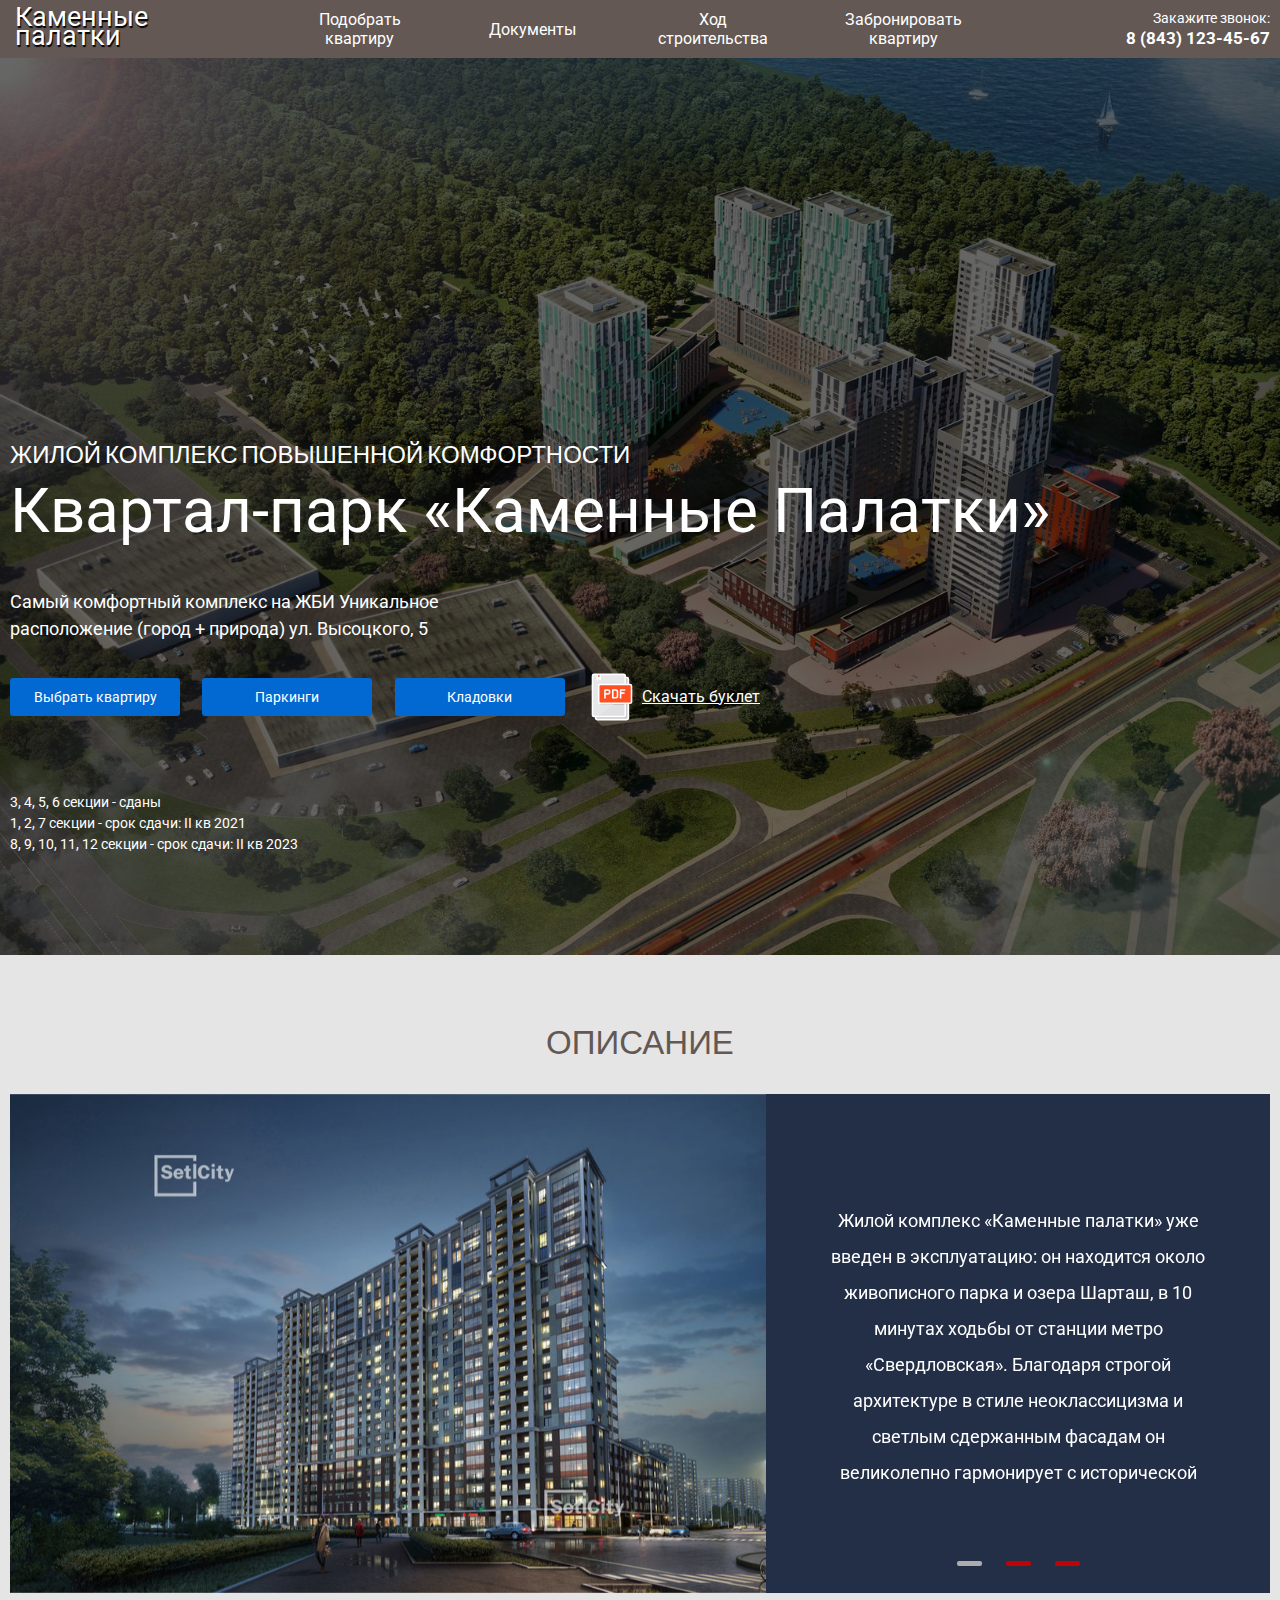
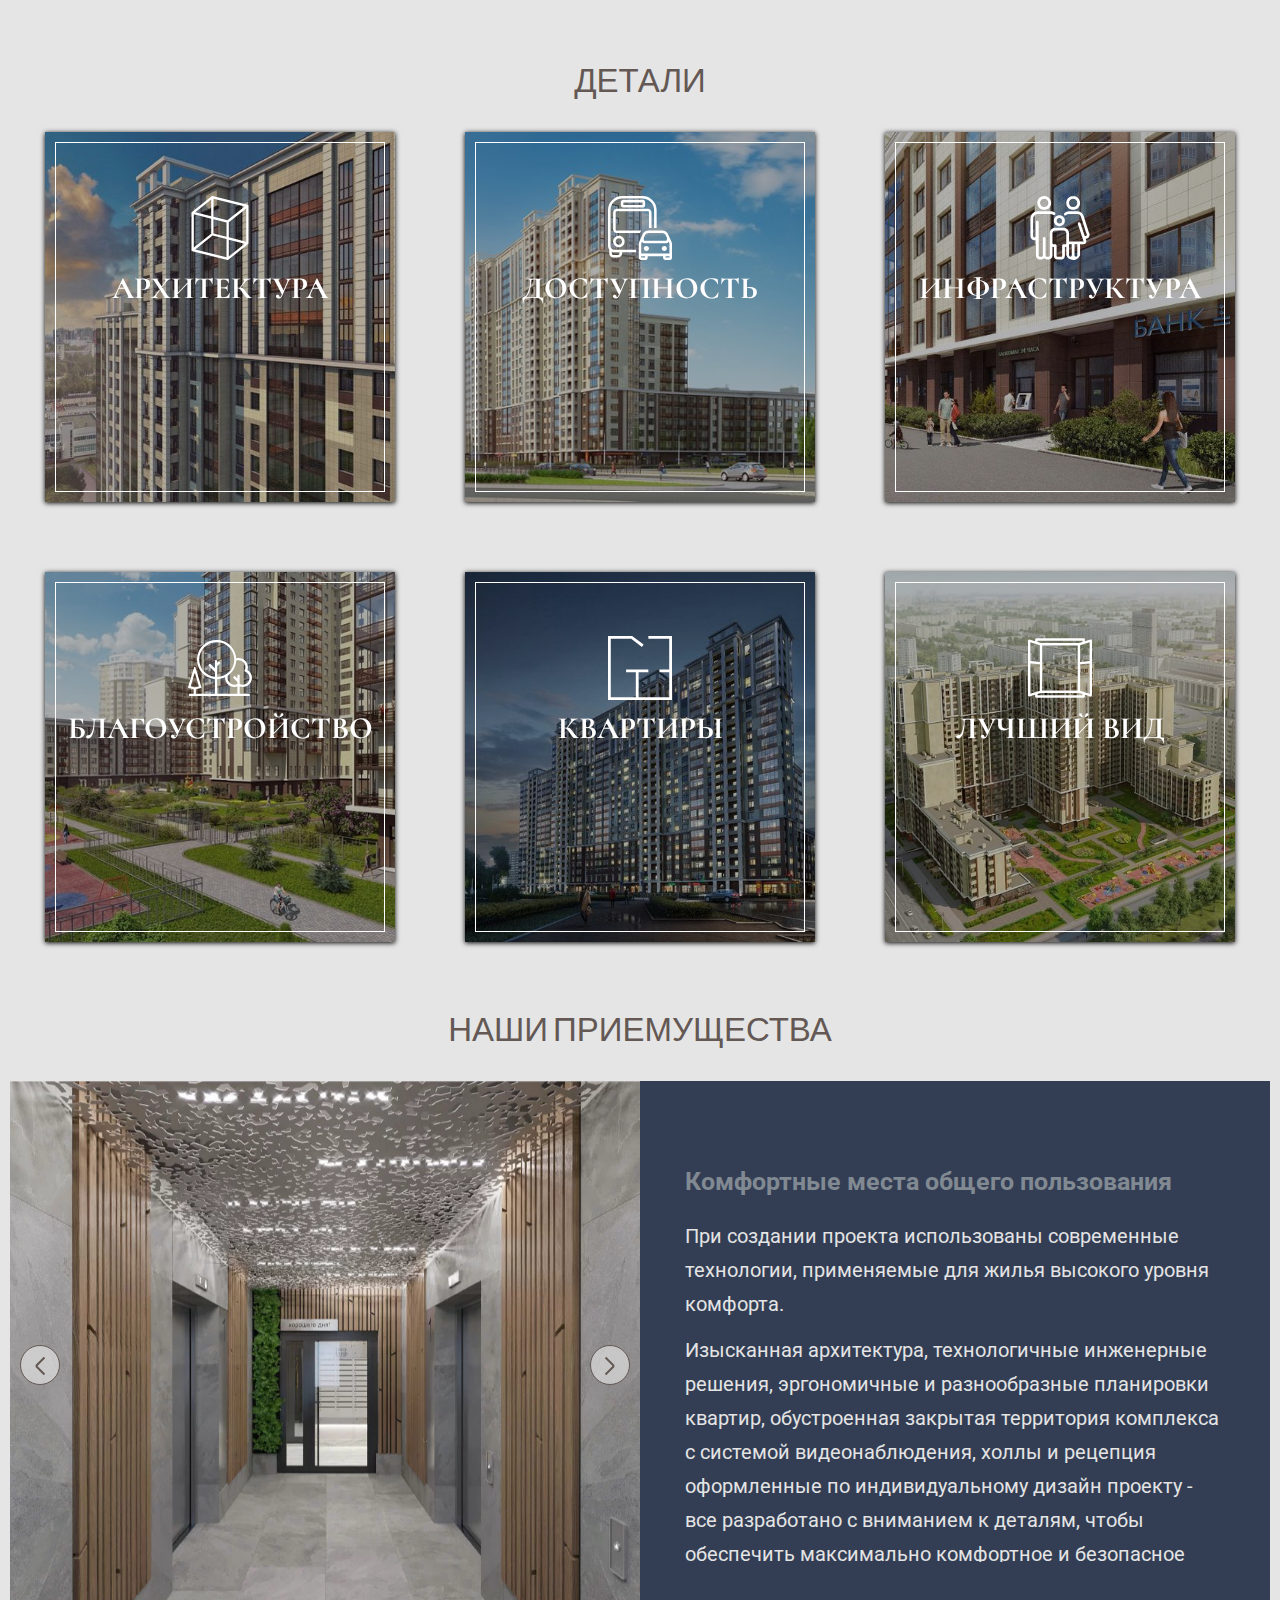
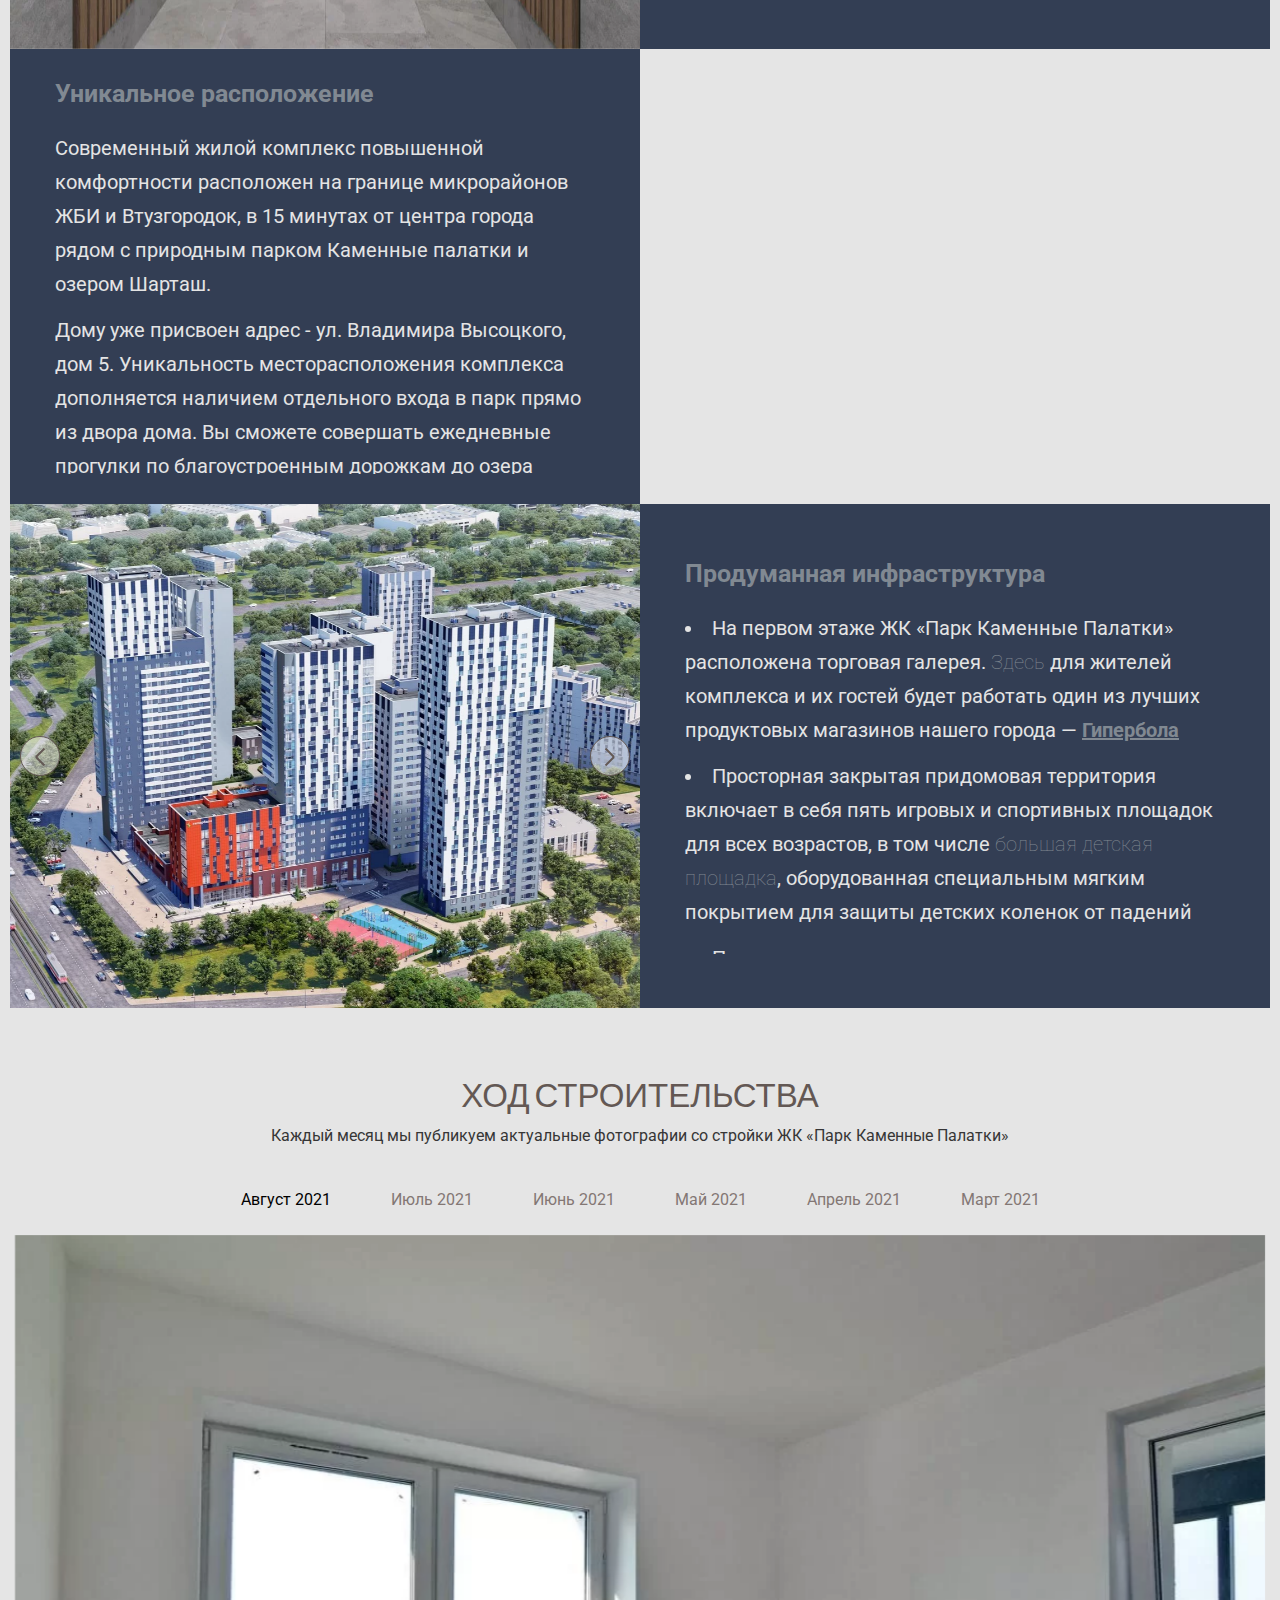
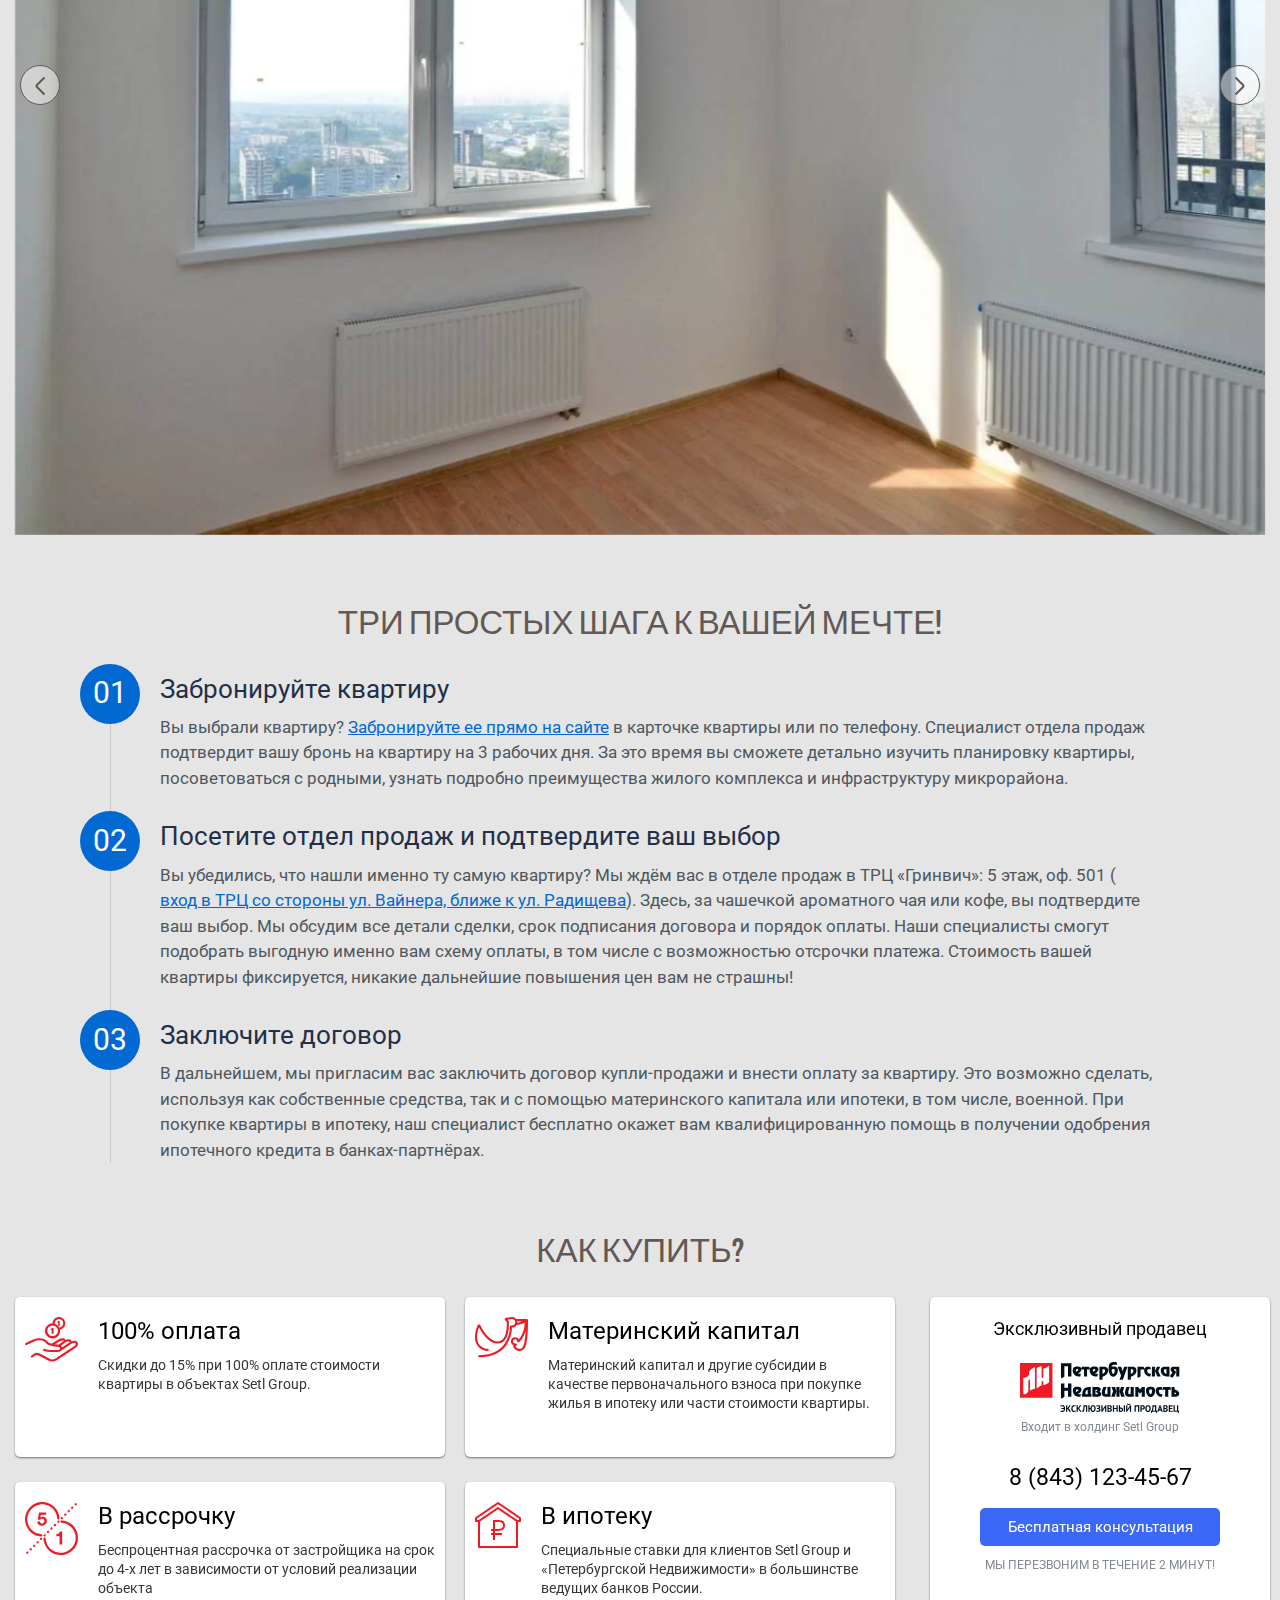
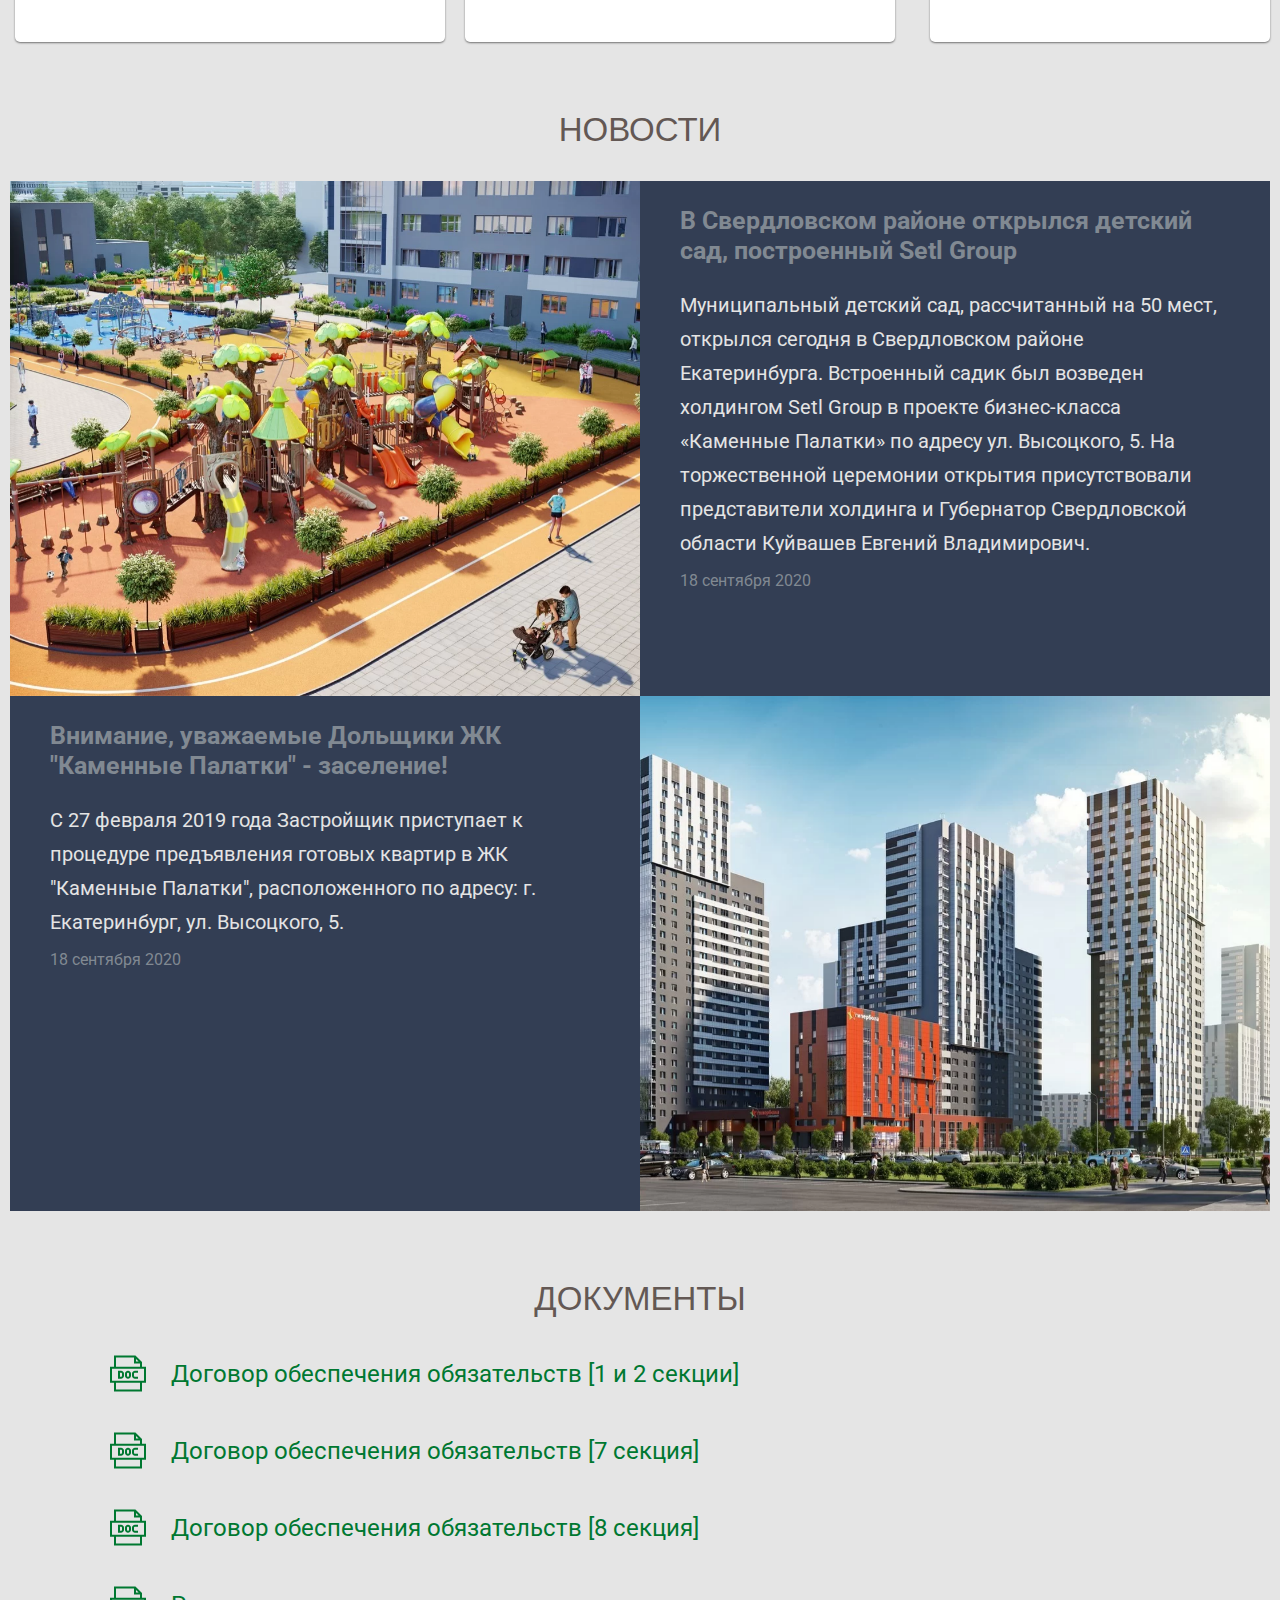
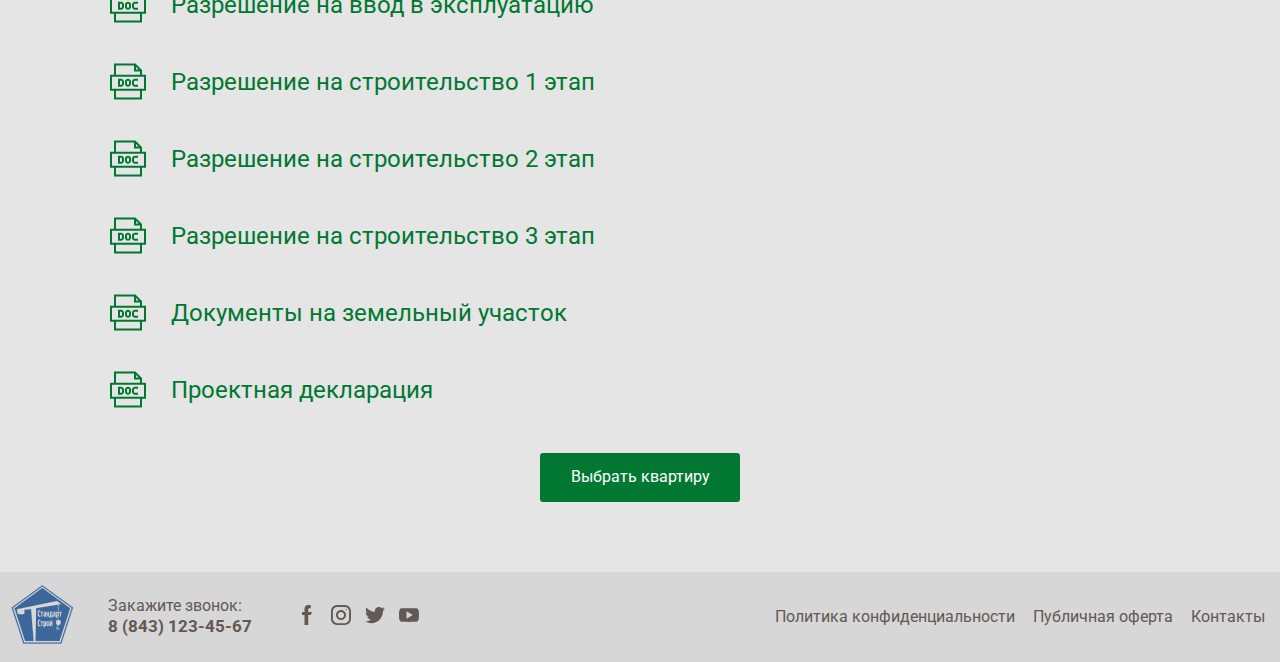
<file: index.html>
<!DOCTYPE html>
<html lang="ru">
<head>
    <meta charset="UTF-8">
    <meta http-equiv="X-UA-Compatible" content="IE=edge">
    <meta name="viewport" content="width=device-width, initial-scale=1.0">
    <link rel="stylesheet" href="css/reset.css">
    <link rel="stylesheet" href="css/slick.css">
    <link href="https://fonts.googleapis.com/css?family=Bebas+Neue:regular" rel="stylesheet" />
    <link href="https://fonts.googleapis.com/css?family=Roboto:300,regular,700&display=swap&subset=cyrillic-ext" rel="stylesheet" />
    <link href="https://fonts.googleapis.com/css?family=Cormorant:700&display=swap&subset=cyrillic-ext" rel="stylesheet" />
    <link rel="stylesheet" href="css/style.css">
    <title>Melody</title>
</head>
<body>
    <header id="header" class="header">
        <div class="container">
            <div class="header__body">
                
                <div class="logo__header">
                    <a href="#" class="logo">
                        Каменные палатки
                    </a>
                </div>

                <div class="header__burger">
                    <span></span>
                </div>
                <nav class="header__menu">
                    <ul class="header__list">
                        <li class="header__item">
                            <a class="header__link" href="#popup">Подобрать квартиру</a>
                        </li>
                        <li class="header__item">
                            <a class="header__link" href="#documents">Документы</a>
                        </li>
                        <li class="header__item">
                            <a class="header__link" href="#progress">Ход строительства</a>
                        </li>
                        <li class="header__item">
                            <a class="header__link" href="home.html">Забронировать квартиру</a>
                        </li>
                    </ul>
                </nav>
            
            <div class="feedback">
                <a class="feedback__order-call" href="#">Закажите звонок:</a><br>
                <a class="feedback__phone" href="tel:88431234567">8 (843) 123-45-67</a>
            </div>

            </div>
        </div>
    </header>
    <section>
        <div class="header__description" style=" background-image:linear-gradient(rgba(0, 0, 0, 0.6), rgba(0, 0, 0, 0.6)),url('images/header-bg.jpg');">
          <div class="container">
                <div class="header__description-body">
                    <div class="header__description-info">
                        <h2 class="header__description-subtitle">Жилой комплекс повышенной комфортности</h2>
                        <h1 class="header__description-title">Квартал-парк «Каменные Палатки»</h1>
                        <p class="header__description-text">Самый комфортный комплекс на ЖБИ
                        Уникальное расположение (город + природа)
                        ул. Высоцкого, 5</p>
                        <div class="header__description-items-link">
                            <a href="home.html" class="header__description-link">Выбрать квартиру</a>
                            <a href="home.html#parking" class="header__description-link">Паркинги</a>
                            <a href="home.html#pantries" class="header__description-link">Кладовки</a>
                            <a href="images/pdf-file.svg" class="link-pdf">
                                <img class="link-img" src="images/pdf-file.svg" alt="">
                                <span class="header__link-text">Скачать буклет</span>
                            </a>
                        </div>
                        <ul class="header__description-list">
                            <li class="header__description-item">3, 4, 5, 6 секции - сданы</li>
                            <li class="header__description-item">1, 2, 7 секции - срок сдачи: II кв 2021</li>
                            <li class="header__description-item">8, 9, 10, 11, 12 секции - срок сдачи: II кв 2023</li>
                        </ul>
                    </div>
               </div>
          </div>
        </div>
    </section>

    <main class="main">
        <div class="container">



            <section>
                <div class="description">
                    <h2 class="descripiton__title">ОПИСАНИЕ</h2>
                    <div class="description__slider">

                        <div class="description__box-img">
                            
                                <img class="description__image" src="images/description__slider-1.jpg" alt="">
                            
                           
                                <img class="description__image" src="images/description__slider-2.jpg" alt="">
                            
                           
                                <img class="description__image" src="images/description__slider-3.jpg" alt="">
                            
                        </div>

                        <div class="description__box-text">
                            <div class="description__box-item">
                                <p class="description__text-item">Жилой комплекс «Каменные палатки» уже введен в эксплуатацию: он находится около живописного парка и озера Шарташ, в 10 минутах ходьбы от станции метро «Свердловская». Благодаря строгой архитектуре в стиле неоклассицизма и светлым сдержанным фасадам он великолепно гармонирует с исторической застройкой Екатеринбурга.</p>
                            </div>
                            <div class="description__box-item">
                                <p class="description__text-item">Жилой комплекс «Каменные палатки» сочетает московский стиль и уральский характер. Внешний облик жилого комплекса выполнен в архитектурном стиле, соответствующем окружающей застройке района, с характерными для него «московскими» величественными зданиями.</p>
                            </div>
                            <div class="description__box-item">
                                <p class="description__text-item">Безопасность жителей «Каменные палатки» и их гостей ставилась в приоритет при разработке концепции жилого комплекса. Во внутренний двор ведет отдельный парадный холл, а придомовая территория закрыта по периметру. Предусмотрены пункт охраны и консьерж. Организовано круглосуточное видеонаблюдение: камеры установлены по периметру комплекса, в паркингах, холлах, лифтах и на детских площадках.</p>
                            </div>
                        </div>
                    </div>
                </div>
            </section>


            
            <section>
                <div class="details__box-body">
                    <h2 class="details__heading">Детали</h2>
                    <div class="details__body">
                        <div class="details" style=" background-image:linear-gradient(rgba(0, 0, 0, 0.3), rgba(0, 0, 0, 0.3)),url('images/detali__item-1.jpg');">
                            <div class="details__box">
                                <div class="details__description">
                                    <a href="#" class="details__box-images">
                                        <svg version="1.1" xmlns="http://www.w3.org/2000/svg" width="64px" height="64px" viewBox="0 0 64 64">
                                            <path class="svg-path" fill="#FFFFFF"
                                                  d="M39.646,64c-0.005,0-0.011,0-0.015,0l0,0c-0.09-0.001-0.18-0.014-0.268-0.039l-34.97-8.813
                                              c-0.046-0.011-0.092-0.027-0.136-0.045l0,0c-0.092-0.032-0.178-0.079-0.256-0.136c-0.091-0.066-0.172-0.145-0.242-0.232l0,0
                                              c-0.083-0.109-0.148-0.23-0.193-0.359c-0.044-0.13-0.066-0.265-0.065-0.4V16.828c0-0.1,0.011-0.201,0.035-0.299l0,0l0,0l0,0
                                              c0.013-0.054,0.03-0.104,0.05-0.156l0,0l0,0l0,0l0,0l0,0l0,0c0.075-0.184,0.195-0.346,0.349-0.472l0,0l0,0l0,0l0,0l0,0l0,0l0,0l0,0
                                              L23.649,0.25c0.01-0.009,0.021-0.017,0.033-0.023c0.222-0.166,0.497-0.245,0.772-0.223l0,0c0.024,0.001,0.049,0.005,0.072,0.009l0,0
                                              c0.04,0.005,0.078,0.014,0.116,0.025l34.969,8.816c0.047,0.01,0.095,0.025,0.143,0.044c0.082,0.032,0.159,0.073,0.232,0.123l0,0
                                              c0.104,0.071,0.197,0.158,0.272,0.259l0,0l0,0l0,0c0.073,0.099,0.132,0.208,0.173,0.324l0,0c0.032,0.088,0.053,0.181,0.063,0.274
                                              c0,0.048,0.007,0.093,0,0.139v37.146c0.001,0.106-0.013,0.212-0.037,0.316l0,0l0,0l0,0l0,0l0,0c-0.01,0.033-0.021,0.068-0.032,0.101
                                              l0,0l0,0l0,0l0,0l0,0l0,0c-0.072,0.196-0.198,0.37-0.359,0.506l0,0l0,0l0,0l0,0l0,0l0,0L40.353,63.738l0,0l0,0
                                              c-0.15,0.119-0.325,0.2-0.513,0.234l0,0l0,0l0,0l0,0C39.775,63.986,39.711,63.996,39.646,64z M7.27,53.417l31.215,7.87v-18.17
                                              l-13.852-3.492L7.27,53.417z M40.806,43.702V60.38l15.941-12.656L40.806,43.702z M5.818,18.338v33.221l17.395-13.814V22.728
                                              L5.818,18.338z M40.807,41.247l17.396,4.385v-33.22L40.807,26.224V41.247L40.807,41.247z M25.533,37.396l12.954,3.259V26.571
                                              l-12.954-3.259V37.396z M25.533,20.853l13.847,3.492l17.367-13.791l-31.215-7.87L25.533,20.853L25.533,20.853L25.533,20.853z
                                               M7.271,16.25l15.942,4.017V3.591L7.271,16.25z"
                                            />
                                          </svg>
                                    </a>
                                    <h2 class="details__title">Архитектура</h2>
                                    <p class="details__text">
                                        ЖК «Каменные палатки» состоит из нескольких корпусов, выполненных в ступенчатой стилистике, высотой 6-22 этажа. Здесь классические элементы гармонично сочетаются с современными идеями и материалами. Органично вписанный в стиль существующей застройки ЖК «Каменные палатки» становится одной из основных доминант архитектуры Сверловского района.
                                    </p>
                                </div>
                            </div>
                        </div>
        
                        <div class="details" style=" background-image:linear-gradient(rgba(0, 0, 0, 0.3), rgba(0, 0, 0, 0.3)),url('images/detali__item-2.jpg');">
                            <div class="details__box">
                                <div class="details__description">
                                    <a href="#" class="details__box-images">
                                        <svg version="1.1" xmlns="http://www.w3.org/2000/svg" width="64px" height="64px" viewBox="0 0 64 64">
                                            <path class="svg-path" fill="#FFFFFF"
                                                  d="M14.08,0C6.315,0.027,0.028,6.314,0,14.08v35.838c-0.005,1.385,0.444,2.735,1.28,3.84v3.84
                                                c0.011,2.116,1.724,3.829,3.84,3.84h5.12c2.116-0.013,3.829-1.725,3.84-3.84v-1.279h14.08v-2.561H6.4c-2.122,0-3.84-1.72-3.84-3.84
                                                V14.08C2.575,7.723,7.724,2.575,14.08,2.56h20.479c6.356,0.017,11.505,5.165,11.52,11.52v17.919h2.56V14.08
                                                C48.61,6.316,42.323,0.029,34.559,0H14.08z M15.36,3.84c-1.359-0.055-2.505,1.001-2.56,2.358c-0.002,0.068-0.002,0.135,0,0.201v2.56
                                                c-0.054,1.361,1.006,2.507,2.366,2.56c0.065,0.002,0.13,0.002,0.194,0h19.199c1.361,0.052,2.508-1.007,2.56-2.369
                                                c0.003-0.064,0.003-0.127,0-0.191v-2.56c0.056-1.358-1.002-2.505-2.36-2.56c-0.066-0.002-0.133-0.002-0.199,0H15.36z M15.36,6.399
                                                h19.199v2.56H15.36V6.399z M8.96,12.799c-2.082-0.038-3.802,1.62-3.84,3.704c-0.001,0.045-0.001,0.091,0,0.136v16.639
                                                c-0.038,2.084,1.623,3.804,3.706,3.84c0.044,0.002,0.089,0.002,0.134,0h22.919l1.4-2.56H8.96c-0.666,0.04-1.24-0.468-1.28-1.135
                                                c-0.002-0.048-0.002-0.097,0-0.146V16.639c-0.04-0.666,0.467-1.24,1.135-1.28c0.049-0.002,0.097-0.002,0.145,0h30.719
                                                c0.666-0.04,1.239,0.469,1.279,1.135c0.003,0.049,0.003,0.098,0,0.145v15.36h2.561v-15.36c0.037-2.083-1.62-3.802-3.702-3.84
                                                c-0.047,0-0.092,0-0.138,0H8.96z M40.438,34.559c-2.533,0.005-4.83,1.489-5.879,3.794v0.046l-3.359,7.399v0.079
                                                c-0.317,0.803-0.48,1.657-0.48,2.521v13.04c-0.056,1.357,0.999,2.504,2.356,2.561c0.067,0.002,0.137,0.002,0.204,0h3.839
                                                c1.359,0.055,2.505-1.003,2.561-2.361c0.002-0.066,0.002-0.133,0-0.199v-1.279h15.359v1.279c-0.057,1.357,0.999,2.504,2.356,2.561
                                                c0.067,0.002,0.136,0.002,0.203,0h3.84c1.359,0.055,2.505-1.003,2.561-2.361c0.002-0.066,0.002-0.133,0-0.199V48.394
                                                c0.003-0.862-0.16-1.718-0.48-2.521v-0.078l-3.359-7.396v-0.042c-1.048-2.308-3.347-3.791-5.88-3.798H40.438z M40.438,37.118h13.841
                                                c1.549-0.025,2.957,0.892,3.559,2.319l1.041,2.316v1.765c0,0.707-0.572,1.28-1.28,1.28H37.118c-0.707,0-1.279-0.573-1.279-1.28
                                                v-1.762l1.038-2.318C37.479,38.011,38.889,37.094,40.438,37.118z M10.88,39.679c-3.181,0-5.76,2.578-5.76,5.76
                                                c0,3.181,2.579,5.76,5.76,5.76s5.76-2.579,5.76-5.76C16.63,42.262,14.056,39.689,10.88,39.679z M10.88,42.238
                                                c1.768,0,3.2,1.433,3.2,3.2s-1.433,3.2-3.2,3.2c-1.767,0-3.2-1.433-3.2-3.2c-0.011-1.756,1.405-3.188,3.161-3.2
                                                C10.854,42.238,10.868,42.238,10.88,42.238z M33.997,45.798c0.734,0.986,1.893,1.565,3.121,1.561h20.479
                                                c1.229,0.005,2.387-0.574,3.119-1.559l0.441,0.998c0,0.013,0,0.029,0,0.043c0.194,0.495,0.291,1.025,0.279,1.558v9.199H33.279v-9.2
                                                c0.008-0.53,0.102-1.058,0.279-1.56c0-0.011,0-0.029,0-0.041L33.997,45.798z M38.398,49.918c-1.414,0-2.56,1.146-2.56,2.561
                                                c0,1.413,1.146,2.56,2.56,2.56s2.56-1.146,2.56-2.56C40.958,51.064,39.813,49.918,38.398,49.918z M56.318,49.918
                                                c-1.414,0-2.561,1.146-2.561,2.561c0,1.413,1.146,2.56,2.561,2.56c1.413,0,2.56-1.146,2.56-2.56
                                                C58.878,51.064,57.731,49.918,56.318,49.918z M3.84,55.758c0.805,0.364,1.677,0.555,2.56,0.561h5.12v1.279
                                                c0,0.708-0.572,1.28-1.28,1.28H5.12c-0.708,0-1.28-0.572-1.28-1.28v-1.842V55.758z M33.279,60.158h3.839v1.279h-3.839V60.158z
                                                 M57.598,60.158h3.84v1.279h-3.84V60.158z"
                                            />
                                            </svg>
                                    </a>
                                    <h2 class="details__title">Доступность</h2>
                                    <p class="details__text">
                                        Егоршинский подход, с помощью которых можно добраться в центр, доехать до аэропорта Кольцово или развязки КАД. Метро «Свердловское» находится всего в 7 минутах ходьбы. В шаговой доступности расположен и парк
                                    </p>
                                </div>
                            </div>
                        </div>
        
                        <div class="details" style=" background-image:linear-gradient(rgba(0, 0, 0, 0.3), rgba(0, 0, 0, 0.3)),url('images/detali__item-3.jpg');">
                            <div class="details__box">
                                <div class="details__description">
                                    <a href="#" class="details__box-images">
                                        <svg version="1.1" xmlns="http://www.w3.org/2000/svg" width="64px" height="64px" viewBox="0 0 64 64">
                                            <path class="svg-path" fill="#FFFFFF"
                                                  d="M16.217,0c-3.811,0-6.899,3.089-6.899,6.899c0,3.811,3.088,6.898,6.899,6.898
                                              s6.899-3.088,6.899-6.898C23.105,3.094,20.022,0.011,16.217,0z M45.173,0c-3.811,0-6.899,3.089-6.899,6.899
                                              c0,3.811,3.089,6.898,6.899,6.898c3.809,0,6.898-3.088,6.898-6.898C52.061,3.092,48.975,0.008,45.169,0H45.173z M16.217,2.759
                                              c2.287,0,4.14,1.854,4.14,4.14c0,2.287-1.853,4.139-4.14,4.139s-4.139-1.853-4.139-4.139c-0.014-2.273,1.819-4.126,4.092-4.14
                                              C16.186,2.759,16.201,2.759,16.217,2.759z M45.173,2.759c2.285,0,4.139,1.854,4.139,4.14c0,2.287-1.854,4.139-4.139,4.139
                                              c-2.287,0-4.14-1.853-4.14-4.139c-0.014-2.273,1.819-4.126,4.092-4.14c0.014,0,0.028,0,0.044,0H45.173z M10.008,15.177
                                              c-4.187,0.012-7.577,3.404-7.588,7.589v16.986c-0.01,0.216,0.005,0.431,0.043,0.644c0.201,2.117,1.97,3.739,4.096,3.757
                                              c0.472-0.004,0.939-0.092,1.38-0.257v15.903c0.001,2.023,1.64,3.665,3.665,3.671h2.326c1.258-1.262,3.301-1.265,4.562-0.006
                                              c0.001,0.001,0.004,0.003,0.007,0.006h2.326c2.021-0.006,3.657-1.643,3.663-3.663v-9.012c0.44,0.166,0.908,0.254,1.379,0.259v8.969
                                              c0.008,1.901,1.548,3.441,3.45,3.449h4.139c1.901-0.008,3.439-1.548,3.449-3.449v-8.971c0.472-0.006,0.938-0.094,1.38-0.259v8.537
                                              c1.521,3.808,5.843,5.659,9.65,4.138c1.888-0.755,3.382-2.25,4.138-4.138V48.292h3.576c0.901-0.002,1.743-0.454,2.241-1.207v-0.044
                                              c0.467-0.729,0.594-1.627,0.345-2.457v-0.043l-0.569-1.769c1.339,0.028,2.595-0.641,3.319-1.765c0.654-1.142,0.78-2.512,0.344-3.753
                                              c-1.267-3.914-5.559-16.988-5.559-16.988c-0.353-1.14-0.956-2.186-1.767-3.062c-1.218-1.293-2.914-2.026-4.69-2.026H46.64
                                              c-0.028,0-0.057,0-0.085,0h-5.519c-1.777-0.003-3.476,0.73-4.692,2.026c-0.511,0.571-0.459,1.449,0.112,1.959
                                              c0.553,0.492,1.395,0.465,1.913-0.062c0.671-0.771,1.652-1.198,2.672-1.166h5.52c0.043,0.002,0.086,0.002,0.129,0h2.622
                                              c1.021-0.031,2.001,0.396,2.672,1.166c0.535,0.587,0.945,1.276,1.206,2.026c0,0,4.251,13.04,5.52,16.946
                                              c0.196,0.471,0.181,1.004-0.043,1.464c-0.201,0.346-0.595,0.535-0.99,0.476c-0.556-0.001-1.052-0.345-1.251-0.864
                                              c0-0.012,0-0.029,0-0.04c-0.022-0.136-0.066-0.267-0.128-0.39l-3.836-11.555c-0.205-0.734-0.965-1.163-1.699-0.959
                                              c-0.682,0.19-1.109,0.865-0.989,1.562c0.013,0.088,0.032,0.174,0.061,0.259l3.878,11.645c0.028,0.12,0.071,0.236,0.13,0.344
                                              l1.767,5.39v0.043c-0.006,0.032-0.021,0.063-0.044,0.085H45.266c-0.029,0-0.058,0-0.086,0h-4.14v-8.278
                                              c-0.011-3.044-2.476-5.508-5.52-5.52h-8.277c-3.044,0.011-5.508,2.476-5.52,5.52v2.542c-0.002,0.045-0.002,0.088,0,0.133v19.87
                                              c0.017,0.485-0.362,0.891-0.846,0.908c-0.02,0-0.039,0-0.059,0h-2.326c-0.484,0.011-0.885-0.372-0.896-0.857
                                              c-0.001-0.016,0-0.033,0-0.051V42.293c0.005-0.761-0.608-1.384-1.369-1.389c-0.061-0.002-0.123,0.002-0.183,0.011
                                              c-0.694,0.087-1.211,0.68-1.206,1.379v17.505c0.018,0.485-0.362,0.891-0.846,0.908c-0.02,0-0.039,0-0.059,0h-2.326
                                              c-0.484,0.019-0.891-0.358-0.91-0.842c-0.001-0.021-0.001-0.045,0-0.066V26.215c0.028-0.761-0.567-1.401-1.329-1.429l0,0
                                              c-0.059-0.004-0.12-0.004-0.179,0c-0.058,0.013-0.116,0.027-0.172,0.044c-0.643,0.144-1.094,0.722-1.078,1.379v13.581
                                              c0,0.046,0,0.088,0,0.132v0.091c0.023,0.762-0.575,1.398-1.338,1.421c-0.761,0.024-1.398-0.575-1.421-1.337v-0.084
                                              c0.008-0.085,0.008-0.173,0-0.258v-16.99c-0.007-2.66,2.144-4.822,4.805-4.829c0.008,0,0.017,0,0.024,0h12.41
                                              c0.986-0.005,1.951,0.296,2.76,0.862c0.597,0.474,1.465,0.375,1.939-0.222c0.457-0.577,0.381-1.412-0.172-1.897
                                              c-0.054-0.044-0.112-0.085-0.171-0.121c-1.276-0.896-2.796-1.377-4.354-1.38H10.008V15.177z M31.381,19.317
                                              c-3.048,0-5.519,2.471-5.519,5.519s2.471,5.519,5.519,5.519c3.047,0,5.519-2.471,5.519-5.519
                                              C36.889,21.792,34.424,19.328,31.381,19.317z M31.381,22.076c1.524,0,2.759,1.236,2.759,2.76s-1.235,2.759-2.759,2.759
                                              s-2.759-1.235-2.759-2.759c-0.012-1.512,1.205-2.748,2.718-2.76C31.353,22.076,31.366,22.076,31.381,22.076z M27.242,34.494h8.278
                                              c1.511-0.012,2.746,1.202,2.76,2.712c0,0.017,0,0.033,0,0.048v9.399c-0.003,0.042-0.003,0.085,0,0.128v0.131
                                              c0.012,0.75-0.586,1.367-1.336,1.38c-0.015,0-0.029,0-0.044,0h-1.38c-0.763,0-1.38,0.618-1.38,1.38V60.02
                                              c0.01,0.372-0.284,0.681-0.656,0.69c-0.012,0-0.022,0-0.033,0h-4.139c-0.372,0.009-0.68-0.284-0.689-0.656c0-0.013,0-0.023,0-0.034
                                              V49.672c0-0.762-0.619-1.38-1.38-1.38h-1.38c-0.75,0.012-1.368-0.585-1.38-1.336c0-0.015,0-0.029,0-0.044v-9.658
                                              c-0.013-1.511,1.201-2.746,2.712-2.76c0.016,0,0.032,0,0.05,0H27.242z M41.029,48.292h2.76V59.33c0,0.763-0.619,1.38-1.38,1.38
                                              c-0.763,0-1.38-0.617-1.38-1.38V48.292z M46.548,48.292h2.76V59.33c0,0.763-0.618,1.38-1.38,1.38c-0.763,0-1.38-0.617-1.38-1.38
                                              V48.292z"
                                            />
                                          </svg>
                                    </a>
                                    <h2 class="details__title">Инфраструктура</h2>
                                    <p class="details__text">
                                        В ЖК «Каменные палатки» есть все необходимое для жизни и отдыха. На первом этаже расположатся ресторан авторской кухни, салон красоты, прачечная, аптека. Во дворе дома – двухэтажный детский сад с отдельной игровой площадкой. В минуте ходьбы находится премиальный семейный фитнес-клуб, рядом элитный универсам «Свердловский», а также универмаг «Гипербола». В нескольких минутах езды расположен торговый кластер на Свердловском шоссе.
                                    </p>
                                </div>
                            </div>
                        </div>
        
                        <div class="details" style=" background-image:linear-gradient(rgba(0, 0, 0, 0.3), rgba(0, 0, 0, 0.3)),url('images/detali__item-4.jpg');">
                            <div class="details__box">
                                <div class="details__description">
                                    <a href="#" class="details__box-images">
                                        <svg version="1.1" xmlns="http://www.w3.org/2000/svg" width="64px" height="64px" viewBox="0 0 64 64">
                                            <path class="svg-path" fill="#FFFFFF"
                                                        d="M64,41.839c-0.053,5.143-4.254,9.274-9.396,9.241c-1.001-0.002-1.996-0.163-2.948-0.478v7.198
                                                h10.087v2.258H1.138v-2.252h4.489v-4.481l-5.109-1.372c-0.195-0.018-0.361-0.147-0.425-0.331c-0.1-0.204-0.12-0.437-0.056-0.653
                                                l6.087-19.642c0.099-0.346,0.46-0.546,0.806-0.447c0.217,0.063,0.386,0.231,0.447,0.447l6.054,19.562
                                                c0.047,0.108,0.07,0.226,0.069,0.345c0.032,0.376-0.243,0.708-0.619,0.748l0,0l-5.009,1.344v4.48h19.079V43.139
                                                C16.146,42.219,8.132,32.716,9.052,21.912C9.972,11.107,19.475,3.094,30.279,4.013c9.633,0.82,17.235,8.53,17.92,18.174
                                                c0.757-0.193,1.535-0.292,2.316-0.295c5.097-0.093,9.303,3.964,9.396,9.061c0.018,1.013-0.131,2.022-0.441,2.986
                                                C62.27,35.588,63.99,38.592,64,41.839z M10.374,50.502L10.374,50.502c0.185-0.014,0.323-0.176,0.31-0.361
                                                c-0.001-0.001-0.001-0.003-0.001-0.005c0-0.058-0.011-0.114-0.034-0.168L7.089,37.36c-0.053-0.172-0.237-0.27-0.41-0.216
                                                c-0.103,0.032-0.184,0.113-0.216,0.216L2.829,50.005c-0.032,0.106-0.022,0.221,0.028,0.32c0.034,0.09,0.116,0.152,0.211,0.161
                                                l3.008,0.818h1.346L10.374,50.502z M29.209,57.797h20.187v-7.199c-0.955,0.318-1.956,0.48-2.963,0.482
                                                c-5.146,0.038-9.351-4.097-9.397-9.241c0-0.184,0.025-0.361,0.036-0.543c-2.462,1.173-5.141,1.818-7.867,1.895v14.611L29.209,57.797
                                                z M28.634,6.165c-9.616-0.004-17.416,7.788-17.42,17.403c-0.003,8.971,6.809,16.477,15.736,17.339v-4.912l-6.724-6.734l1.759-1.75
                                                l4.965,4.971v-3.367l0,0V24.13h2.254v2.726l1.583-1.587l1.754,1.757l-3.337,3.344V40.97c9.611-0.158,17.274-8.078,17.116-17.688
                                                C46.164,13.67,38.245,6.007,28.634,6.165z M57.412,35.626l-1.153-0.509l0.53-1.122c0.428-0.895,0.65-1.874,0.653-2.865
                                                c-0.029-3.793-3.129-6.845-6.922-6.814c-0.786,0.005-1.565,0.147-2.304,0.417c-0.206,3.648-1.434,7.167-3.542,10.151l0.112,0.225
                                                l-0.411,0.182c-1.251,1.682-2.76,3.152-4.473,4.357c-0.25,0.706-0.379,1.448-0.384,2.197c0.051,3.811,3.181,6.858,6.991,6.807
                                                c1.003-0.013,1.99-0.245,2.895-0.68v-1.875l-4.478-4.489l1.749-1.75l2.72,2.725v-3.867h2.255v9.27
                                                c0.922,0.437,1.928,0.667,2.948,0.673c3.753,0.065,6.847-2.923,6.912-6.675C61.561,39.229,59.941,36.719,57.412,35.626z"
                                            />
                                            </svg>
                                    </a>
                                    <h2 class="details__title">Благоустройство</h2>
                                    <p class="details__text">
                                        Зеленый внутренний двор располагается на стилобате и закрыт от посторонних. Вход на территорию комплекса осуществляется через единую входную группу с reception и охраной. Благоустройство двора выполнено по проекту ландшафтного дизайна, разработанному в соответствии со стилистикой проекта. Будут установлены детские и спортивные площадки, созданы зоны отдыха.
                                    </p>
                                </div>
                            </div>
                        </div>
        
                        <div class="details" style=" background-image:linear-gradient(rgba(0, 0, 0, 0.3), rgba(0, 0, 0, 0.3)),url('images/detali__item-5.jpg');">
                            <div class="details__box">
                                <div class="details__description">
                                    <a href="#" class="details__box-images">
                                        <svg version="1.1" xmlns="http://www.w3.org/2000/svg" width="64px" height="64px" viewBox="0 0 64 64">
                                            <path class="svg-path" fill="#FFFFFF"
                                                  d="M0,0v64h63.999V0H40.348v2.783h20.868v30.609h-9.738v2.782h9.738v25.044H30.609V36.182h9.739v-2.782H18.087v2.782h9.739v25.044H2.783V2.791h20.392l10.783,8.086l1.65-2.26l-11.13-8.348l-0.346-0.262H0V0z"
                                            />
                                          </svg>
                                    </a>
                                    <h2 class="details__title">Квартиры</h2>
                                    <p class="details__text">
                                        Жилая часть рассчитана 473 квартиры разных метражей. В одной из башен запланирован комплекс на 417 апартаментов, которые сдаются с полной отделкой по высокому стандарту. Для доступа к апартаментам предусмотрена отдельная входная группа.
                                    </p>
                                </div>
                            </div>
                        </div>
        
                        <div class="details" style=" background-image:linear-gradient(rgba(0, 0, 0, 0.3), rgba(0, 0, 0, 0.3)),url('images/detali__item-6.jpg');">
                            <div class="details__box">
                                <div class="details__description">
                                    <a href="#" class="details__box-images">
                                        <svg version="1.1" xmlns="http://www.w3.org/2000/svg" width="64px" height="64px" viewBox="0 0 64 64">
                                            <path class="svg-path" fill="#FFFFFF"
                                                  d="M8.074,2.366C7.507,2.474,7.101,2.975,7.111,3.552v1.704L1.519,3.59
                                              C1.374,3.548,1.224,3.535,1.074,3.552c-0.036,0-0.073,0-0.11,0C0.397,3.659-0.01,4.159,0,4.737v54.526
                                              c-0.006,0.655,0.52,1.19,1.175,1.196l0,0c0.116,0.001,0.231-0.016,0.344-0.048l5.592-1.667v1.704c0,0.655,0.531,1.186,1.185,1.186
                                              h47.406c0.655,0,1.186-0.53,1.186-1.186v-1.704l5.593,1.667c0.628,0.186,1.287-0.176,1.471-0.803v-0.002
                                              C63.983,59.494,64,59.379,64,59.263V4.737c0.005-0.654-0.522-1.189-1.176-1.193c-0.053-0.001-0.105,0.001-0.158,0.008
                                              c-0.063,0.007-0.125,0.02-0.185,0.038l-5.594,1.667V3.552c0-0.655-0.53-1.186-1.186-1.186H8.296c-0.038,0-0.074,0-0.111,0
                                              C8.148,2.366,8.11,2.366,8.074,2.366z M9.48,4.737h45.036v1.223L50.74,7.107H13.259L9.48,5.959V4.737z M2.369,6.33l9.483,2.853
                                              v16.743l-9.483-0.926V6.33z M61.622,6.33v18.676l-9.482,0.926V9.183L61.622,6.33z M14.221,9.479h35.555v45.043H14.221V9.479z
                                               M2.367,27.407l9.483,0.926v26.485L2.367,57.67V27.407L2.367,27.407z M61.621,27.407v30.261l-9.482-2.852V28.334L61.621,27.407z
                                               M13.259,56.893h37.478l3.78,1.148v1.222H9.48v-1.222L13.259,56.893z"
                                            />
                                          </svg>
                                    </a>
                                    <h2 class="details__title">Лучший вид</h2>
                                    <p class="details__text">
                                        Благодаря удачному местоположению из окон ЖК «Каменные палатки» открываются превосходные виды на улицы и огни Свердловского проспекта, ансамбль площади Победы и зеленый парк. Чтобы ничто не мешало наслаждаться этими захватывающими видами, в квартирах предусмотрено безрамное остекление балконов и лоджий.
                                    </p>
                                </div>
                            </div>
                        </div>
                    </div>
                </div>
            </section>


            <section>
                <div class="benefits">
                    <h2 class="benefits__title">Наши приемущества</h2>

                    <div class="benefits__box-slider">
                        <div class="benefits__info">
                            <div class="benefits__info-item">
                                <h3 class="benefits__heading">Комфортные места общего пользования</h3>
                                <p class="benefits__text">При создании проекта использованы современные технологии, применяемые для жилья высокого уровня комфорта.</p>
                                <p class="benefits__text">Изысканная архитектура, технологичные инженерные решения, эргономичные и разнообразные планировки квартир, обустроенная закрытая территория комплекса с системой видеонаблюдения, холлы и рецепция оформленные по индивидуальному дизайн проекту - все разработано с вниманием к деталям, чтобы обеспечить максимально комфортное и безопасное проживание для всех жителей комплекса.</p>
                            </div>
                        </div>
                        <div class="benefits__slider">

                            <div class="benefits__slider-item">
                                <img src="images/benefits/benefits__slider-1.webp" alt="">
                            </div>

                            <div class="benefits__slider-item">
                                <img src="images/benefits/benefits__slider-2.webp" alt="">
                            </div>

                            <div class="benefits__slider-item">
                                <img src="images/benefits/benefits__slider-3.webp" alt="">
                            </div>

                            <div class="benefits__slider-item">
                                <img src="images/benefits/benefits__slider-4.webp" alt="">
                            </div>

                            <div class="benefits__slider-item">
                                <img src="images/benefits/benefits__slider-5.webp" alt="">
                            </div>

                            <div class="benefits__slider-item">
                                <img src="images/benefits/benefits__slider-6.webp" alt="">
                            </div>

                            <div class="benefits__slider-item">
                                <img src="images/benefits/benefits__slider-7.webp" alt="">
                            </div>

                            <div class="benefits__slider-item">
                                <img src="images/benefits/benefits__slider-8.webp" alt="">
                            </div>

                            <div class="benefits__slider-item">
                                <img src="images/benefits/benefits__slider-9.webp" alt="">
                            </div>

                            <div class="benefits__slider-item">
                                <img src="images/benefits/benefits__slider-10.webp" alt="">
                            </div>
                            
                        </div>
                    </div>

                    <div class="benefits__box-slider">

                        <div class="benefits__info">
                            <div class="benefits__info-item">
                                <h3 class="benefits__heading">Уникальное расположение</h3>
                                <p class="benefits__text">
                                    Современный жилой комплекс повышенной комфортности расположен на границе микрорайонов ЖБИ и Втузгородок, в 15 минутах от центра города рядом с природным парком Каменные палатки и озером Шарташ.
                                </p>
                                <p class="benefits__text">
                                    Дому уже присвоен адрес - ул. Владимира Высоцкого, дом 5.
                                    Уникальность месторасположения комплекса дополняется наличием отдельного входа в парк прямо из двора дома. Вы сможете совершать ежедневные прогулки по благоустроенным дорожкам до озера Шарташ.    
                                </p>
                                <p class="benefits__text">
                                    В нескольких минутах от дома расположены:
                                </p>
                                <ul class="benefits__list">
                                    <li class="benefits__item">
                                        Гимназия 45,
                                    </li>
                                    <li class="benefits__item">
                                        Пять детских садов
                                    </li>
                                    <li class="benefits__item">
                                        Гипермаркет «Мегамарт»
                                    </li>
                                    <li class="benefits__item">
                                        Супермаркеты «Пятерочка», «Магнит»,
                                    </li>
                                    <li class="benefits__item">
                                        Кировский Оптовый Рынок (КОР),
                                    </li>
                                    <li class="benefits__item">
                                        КОСК Россия.
                                    </li>
                                </ul>
                            </div>
                        </div>
                        
                        
                        <div class="benefits__maps">

                            <div class="benefits__maps-item">
                                <script async src="https://api-maps.yandex.ru/services/constructor/1.0/js/?um=constructor%3A7f25f66082137100291e4e0fad3872c683a4472558aa9f086ce817df36a42eba&amp;lang=ru_RU&amp;scroll=false"></script>
                            </div>
                            
                        </div>
                    </div>

                    <div class="benefits__box-slider">
                        <div class="benefits__info">
                            <div class="benefits__info-item">
                                <h3 class="benefits__heading">Продуманная инфраструктура</h3>
                                <ul class="benefits__list">
                                    <li class="benefits__item">
                                        На первом этаже ЖК «Парк Каменные Палатки» расположена торговая галерея. <span>Здесь</span> для жителей комплекса и их гостей будет работать один из лучших продуктовых магазинов нашего города — <a href="#">Гипербола</a>
                                    </li>
                                    <li class="benefits__item">
                                        Просторная закрытая придомовая территория включает в себя пять игровых и спортивных площадок для всех возрастов, в том числе <span>большая детская площадка</span>, оборудованная специальным мягким покрытием для защиты детских коленок от падений
                                    </li>
                                    <li class="benefits__item">
                                        Прямо из комплекса вы сможете попасть в благоустроенный природный <span>парк Каменные Палатки</span>, а также прогуляться или совершить утреннюю пробежку вдоль <span>озера Шарташ</span>
                                    </li>
                                    <li class="benefits__item">
                                        Просторная наземная парковка и <span>подземный паркинг</span> с лифтом до жилых этажей
                                    </li>
                                    <li class="benefits__item">
                                        В проекте утвержден <span>детский сад на 200 мест</span>
                                    </li>
                                </ul>
                            </div>
                        </div>
                        <div class="benefits__slider">

                            <div class="benefits__slider-item">
                                <img src="images/benefits/benefits__slider-11.webp" alt="">
                            </div>

                            <div class="benefits__slider-item">
                                <img src="images/benefits/benefits__slider-12.webp" alt="">
                            </div>

                            <div class="benefits__slider-item">
                                <img src="images/benefits/benefits__slider-13.webp" alt="">
                            </div>

                            <div class="benefits__slider-item">
                                <img src="images/benefits/benefits__slider-14.webp" alt="">
                            </div>

                            <div class="benefits__slider-item">
                                <img src="images/benefits/benefits__slider-15.webp" alt="">
                            </div>
                            
                        </div>
                    </div>

                </div>
            </section>
    

            <section> 
                <div class="progress" id="progress">
                    <h2 class="progress__title">Ход строительства</h2>
                    <p class="progress__subtitle">Каждый месяц мы публикуем актуальные фотографии со стройки 
                        ЖК «Парк Каменные Палатки»</p>
                    <div class="progress__body-photo">
                        <div class="progress__tabs-items">
                            <a class="progress__tabs-link progress__tabs-link--active" href="#tab-1">Август 2021</a>
                            <a class="progress__tabs-link" href="#tab-2">Июль 2021</a>
                            <a class="progress__tabs-link" href="#tab-3">Июнь 2021</a>
                            <a class="progress__tabs-link" href="#tab-4">Май 2021</a>
                            <a class="progress__tabs-link" href="#tab-5">Апрель 2021</a>
                            <a class="progress__tabs-link" href="#tab-6">Март 2021</a>
                        </div>
                        <div class="progress__contentbox">
                            <div class="progress__container progress__container--active" id="tab-1">
                                <div class="progress__slider">

                                    <div class="progress__slider-items">
                                        <div class="progress__box-image">
                                            <img src="images/сonstructio-progress/august/august-1.webp" alt="">
                                        </div>
                                    </div>

                                    <div class="progress__slider-items">
                                        <div class="progress__box-image">
                                            <img src="images/сonstructio-progress/august/august-2.webp" alt="">
                                        </div>
                                    </div>

                                    <div class="progress__slider-items">
                                        <div class="progress__box-image">
                                            <img src="images/сonstructio-progress/august/august-3.webp" alt="">
                                        </div>
                                    </div>

                                    <div class="progress__slider-items">
                                        <div class="progress__box-image">
                                            <img src="images/сonstructio-progress/august/august-4.webp" alt="">
                                        </div>
                                    </div>

                                    <div class="progress__slider-items">
                                        <div class="progress__box-image">
                                            <img src="images/сonstructio-progress/august/august-5.webp" alt="">
                                        </div>
                                    </div>

                                    <div class="progress__slider-items">
                                        <div class="progress__box-image">
                                            <img src="images/сonstructio-progress/august/august-6.webp" alt="">
                                        </div>
                                    </div>

                                    <div class="progress__slider-items">
                                        <div class="progress__box-image">
                                            <img src="images/сonstructio-progress/august/august-7.webp" alt="">
                                        </div>
                                    </div>

                                    <div class="progress__slider-items">
                                        <div class="progress__box-image">
                                            <img src="images/сonstructio-progress/august/august-8.webp" alt="">
                                        </div>
                                    </div>

                                    <div class="progress__slider-items">
                                        <div class="progress__box-image">
                                            <img src="images/сonstructio-progress/august/august-9.webp" alt="">
                                        </div>
                                    </div>

                                    <div class="progress__slider-items">
                                        <div class="progress__box-image">
                                            <img src="images/сonstructio-progress/august/august-10.webp" alt="">
                                        </div>
                                    </div>

                                    <div class="progress__slider-items">
                                        <div class="progress__box-image">
                                            <img src="images/сonstructio-progress/august/august-11.webp" alt="">
                                        </div>
                                    </div>

                                    <div class="progress__slider-items">
                                        <div class="progress__box-image">
                                            <img src="images/сonstructio-progress/august/august-12.jpeg" alt="">
                                        </div>
                                    </div>

                                    <div class="progress__slider-items">
                                        <div class="progress__box-image">
                                            <img src="images/сonstructio-progress/august/august-13.jpeg" alt="">
                                        </div>
                                    </div>

                                    <div class="progress__slider-items">
                                        <div class="progress__box-image">
                                            <img src="images/сonstructio-progress/august/august-14.jpeg" alt="">
                                        </div>
                                    </div>

                                </div>
                            </div>

                            <div class="progress__container" id="tab-2">
                                <div class="progress__slider">

                                    <div class="progress__slider-items">
                                        <div class="progress__box-image">
                                            <img src="images/сonstructio-progress/yuly/yuly-1.jpeg" alt="">
                                        </div>
                                    </div>

                                    <div class="progress__slider-items">
                                        <div class="progress__box-image">
                                            <img src="images/сonstructio-progress/yuly/yuly-2.jpeg" alt="">
                                        </div>
                                    </div>

                                    <div class="progress__slider-items">
                                        <div class="progress__box-image">
                                            <img src="images/сonstructio-progress/yuly/yuly-3.jpeg" alt="">
                                        </div>
                                    </div>

                                    <div class="progress__slider-items">
                                        <div class="progress__box-image">
                                            <img src="images/сonstructio-progress/yuly/yuly-4.jpeg" alt="">
                                        </div>
                                    </div>

                                    <div class="progress__slider-items">
                                        <div class="progress__box-image">
                                            <img src="images/сonstructio-progress/yuly/yuly-5.jpeg" alt="">
                                        </div>
                                    </div>

                                    <div class="progress__slider-items">
                                        <div class="progress__box-image">
                                            <img src="images/сonstructio-progress/yuly/yuly-6.jpeg" alt="">
                                        </div>
                                    </div>

                                    <div class="progress__slider-items">
                                        <div class="progress__box-image">
                                            <img src="images/сonstructio-progress/yuly/yuly-7.jpeg" alt="">
                                        </div>
                                    </div>

                                    <div class="progress__slider-items">
                                        <div class="progress__box-image">
                                            <img src="images/сonstructio-progress/yuly/yuly-8.jpeg" alt="">
                                        </div>
                                    </div>

                                    <div class="progress__slider-items">
                                        <div class="progress__box-image">
                                            <img src="images/сonstructio-progress/yuly/yuly-9.jpeg" alt="">
                                        </div>
                                    </div>

                                    <div class="progress__slider-items">
                                        <div class="progress__box-image">
                                            <img src="images/сonstructio-progress/yuly/yuly-10.jpeg" alt="">
                                        </div>
                                    </div>

                                    <div class="progress__slider-items">
                                        <div class="progress__box-image">
                                            <img src="images/сonstructio-progress/yuly/yuly-11.jpeg" alt="">
                                        </div>
                                    </div>

                                    <div class="progress__slider-items">
                                        <div class="progress__box-image">
                                            <img src="images/сonstructio-progress/yuly/yuly-12.jpeg" alt="">
                                        </div>
                                    </div>

                                    <div class="progress__slider-items">
                                        <div class="progress__box-image">
                                            <img src="images/сonstructio-progress/yuly/yuly-13.jpeg" alt="">
                                        </div>
                                    </div>

                                    <div class="progress__slider-items">
                                        <div class="progress__box-image">
                                            <img src="images/сonstructio-progress/yuly/yuly-14.jpeg" alt="">
                                        </div>
                                    </div>

                                </div>
                            </div>
                            <div class="progress__container" id="tab-3">
                                <div class="progress__slider">

                                    <div class="progress__slider-items">
                                        <div class="progress__box-image">
                                            <img src="images/сonstructio-progress/yune/yune-1.jpeg" alt="">
                                        </div>
                                    </div>

                                    <div class="progress__slider-items">
                                        <div class="progress__box-image">
                                            <img src="images/сonstructio-progress/yune/yune-2.jpeg" alt="">
                                        </div>
                                    </div>

                                    <div class="progress__slider-items">
                                        <div class="progress__box-image">
                                            <img src="images/сonstructio-progress/yune/yune-3.jpeg" alt="">
                                        </div>
                                    </div>

                                    <div class="progress__slider-items">
                                        <div class="progress__box-image">
                                            <img src="images/сonstructio-progress/yune/yune-4.jpeg" alt="">
                                        </div>
                                    </div>

                                    <div class="progress__slider-items">
                                        <div class="progress__box-image">
                                            <img src="images/сonstructio-progress/yune/yune-5.jpeg" alt="">
                                        </div>
                                    </div>

                                    <div class="progress__slider-items">
                                        <div class="progress__box-image">
                                            <img src="images/сonstructio-progress/yune/yune-6.jpeg" alt="">
                                        </div>
                                    </div>

                                    <div class="progress__slider-items">
                                        <div class="progress__box-image">
                                            <img src="images/сonstructio-progress/yune/yune-7.jpeg" alt="">
                                        </div>
                                    </div>

                                    <div class="progress__slider-items">
                                        <div class="progress__box-image">
                                            <img src="images/сonstructio-progress/yune/yune-8.jpeg" alt="">
                                        </div>
                                    </div>

                                    <div class="progress__slider-items">
                                        <div class="progress__box-image">
                                            <img src="images/сonstructio-progress/yune/yune-9.jpeg" alt="">
                                        </div>
                                    </div>

                                    <div class="progress__slider-items">
                                        <div class="progress__box-image">
                                            <img src="images/сonstructio-progress/yune/yune-10.jpeg" alt="">
                                        </div>
                                    </div>

                                    <div class="progress__slider-items">
                                        <div class="progress__box-image">
                                            <img src="images/сonstructio-progress/yune/yune-11.jpeg" alt="">
                                        </div>
                                    </div>

                                    <div class="progress__slider-items">
                                        <div class="progress__box-image">
                                            <img src="images/сonstructio-progress/yune/yune-12.jpeg" alt="">
                                        </div>
                                    </div>

                                </div>
                                <div class="progress__body-info">
                                    <div class="progress__info">
                                            <h4 class="progress__heading">2 очередь:</h4>
                                        <ul class="progress__list">
                                            <li class="progress__list-item">
                                                Завершение благоустройство вокруг 7 секции.
                                            </li>
                                            <li class="progress__list-item">
                                                Продолжение чистовых отделочных работ в местах <br> общего пользования в 1, 2, и 7 секциях.
                                            </li>
                                            <li class="progress__list-item">
                                                Продолжение работ по устройству фасадов 1, 2 и 7 секций.
                                            </li>
                                        </ul>
                                    </div>
                                    <div class="progress__info">
                                        <h4 class="progress__heading">3 очередь:</h4>
                                    <ul class="progress__list">
                                        <li class="progress__list-item">
                                            Устройство фундаментов 2, 3, 4 и 5 секций.
                                        </li>
                                        <li class="progress__list-item">
                                            Устройство монолитных конструкций 1 секции.
                                        </li>
                                        <li class="progress__list-item">
                                            Земляные работы под фундаменты паркинга.
                                        </li>
                                    </ul>
                                </div>
                                </div>
                            </div>
                            <div class="progress__container" id="tab-4">
                                <div class="progress__slider">

                                    <div class="progress__slider-items">
                                        <div class="progress__box-image">
                                            <img src="images/сonstructio-progress/may/may-1.jpeg" alt="">
                                        </div>
                                    </div>

                                    <div class="progress__slider-items">
                                        <div class="progress__box-image">
                                            <img src="images/сonstructio-progress/may/may-2.jpeg" alt="">
                                        </div>
                                    </div>

                                    <div class="progress__slider-items">
                                        <div class="progress__box-image">
                                            <img src="images/сonstructio-progress/may/may-3.jpeg" alt="">
                                        </div>
                                    </div>

                                    <div class="progress__slider-items">
                                        <div class="progress__box-image">
                                            <img src="images/сonstructio-progress/may/may-4.jpeg" alt="">
                                        </div>
                                    </div>

                                    <div class="progress__slider-items">
                                        <div class="progress__box-image">
                                            <img src="images/сonstructio-progress/may/may-5.jpeg" alt="">
                                        </div>
                                    </div>

                                    <div class="progress__slider-items">
                                        <div class="progress__box-image">
                                            <img src="images/сonstructio-progress/may/may-6.jpeg" alt="">
                                        </div>
                                    </div>

                                    <div class="progress__slider-items">
                                        <div class="progress__box-image">
                                            <img src="images/сonstructio-progress/may/may-7.jpeg" alt="">
                                        </div>
                                    </div>

                                    <div class="progress__slider-items">
                                        <div class="progress__box-image">
                                            <img src="images/сonstructio-progress/may/may-8.jpeg" alt="">
                                        </div>
                                    </div>

                                    <div class="progress__slider-items">
                                        <div class="progress__box-image">
                                            <img src="images/сonstructio-progress/may/may-9.jpeg" alt="">
                                        </div>
                                    </div>

                                    <div class="progress__slider-items">
                                        <div class="progress__box-image">
                                            <img src="images/сonstructio-progress/may/may-10.webp" alt="">
                                        </div>
                                    </div>

                                    <div class="progress__slider-items">
                                        <div class="progress__box-image">
                                            <img src="images/сonstructio-progress/may/may-11.jpeg" alt="">
                                        </div>
                                    </div>

                                    <div class="progress__slider-items">
                                        <div class="progress__box-image">
                                            <img src="images/сonstructio-progress/may/may-12.jpeg" alt="">
                                        </div>
                                    </div>

                                    <div class="progress__slider-items">
                                        <div class="progress__box-image">
                                            <img src="images/сonstructio-progress/may/may-13.webp" alt="">
                                        </div>
                                    </div>

                                    <div class="progress__slider-items">
                                        <div class="progress__box-image">
                                            <img src="images/сonstructio-progress/may/may-14.jpeg" alt="">
                                        </div>
                                    </div>

                                    <div class="progress__slider-items">
                                        <div class="progress__box-image">
                                            <img src="images/сonstructio-progress/may/may-15.webp" alt="">
                                        </div>
                                    </div>

                                </div>
                            </div>
                            <div class="progress__container" id="tab-5">
                                <div class="progress__slider">

                                    <div class="progress__slider-items">
                                        <div class="progress__box-image">
                                            <img src="images/сonstructio-progress/april/april-1.jpeg" alt="">
                                        </div>
                                    </div>

                                    <div class="progress__slider-items">
                                        <div class="progress__box-image">
                                            <img src="images/сonstructio-progress/april/april-2.jpeg" alt="">
                                        </div>
                                    </div>

                                    <div class="progress__slider-items">
                                        <div class="progress__box-image">
                                            <img src="images/сonstructio-progress/april/april-3.jpeg" alt="">
                                        </div>
                                    </div>

                                    <div class="progress__slider-items">
                                        <div class="progress__box-image">
                                            <img src="images/сonstructio-progress/april/april-4.jpeg" alt="">
                                        </div>
                                    </div>

                                    <div class="progress__slider-items">
                                        <div class="progress__box-image">
                                            <img src="images/сonstructio-progress/april/april-5.jpeg" alt="">
                                        </div>
                                    </div>

                                    <div class="progress__slider-items">
                                        <div class="progress__box-image">
                                            <img src="images/сonstructio-progress/april/april-6.jpeg" alt="">
                                        </div>
                                    </div>

                                    <div class="progress__slider-items">
                                        <div class="progress__box-image">
                                            <img src="images/сonstructio-progress/april/april-7.jpeg" alt="">
                                        </div>
                                    </div>

                                    <div class="progress__slider-items">
                                        <div class="progress__box-image">
                                            <img src="images/сonstructio-progress/april/april-8.jpeg" alt="">
                                        </div>
                                    </div>

                                    <div class="progress__slider-items">
                                        <div class="progress__box-image">
                                            <img src="images/сonstructio-progress/april/april-9.jpeg" alt="">
                                        </div>
                                    </div>

                                    <div class="progress__slider-items">
                                        <div class="progress__box-image">
                                            <img src="images/сonstructio-progress/april/april-10.jpeg" alt="">
                                        </div>
                                    </div>

                                    <div class="progress__slider-items">
                                        <div class="progress__box-image">
                                            <img src="images/сonstructio-progress/april/april-11.jpeg" alt="">
                                        </div>
                                    </div>

                                    <div class="progress__slider-items">
                                        <div class="progress__box-image">
                                            <img src="images/сonstructio-progress/april/april-12.jpeg" alt="">
                                        </div>
                                    </div>

                                    <div class="progress__slider-items">
                                        <div class="progress__box-image">
                                            <img src="images/сonstructio-progress/april/april-13.jpeg" alt="">
                                        </div>
                                    </div>

                                    <div class="progress__slider-items">
                                        <div class="progress__box-image">
                                            <img src="images/сonstructio-progress/april/april-14.jpeg" alt="">
                                        </div>
                                    </div>

                                    <div class="progress__slider-items">
                                        <div class="progress__box-image">
                                            <img src="images/сonstructio-progress/april/april-15.jpeg" alt="">
                                        </div>
                                    </div>

                                    <div class="progress__slider-items">
                                        <div class="progress__box-image">
                                            <img src="images/сonstructio-progress/april/april-16.jpeg" alt="">
                                        </div>
                                    </div>

                                </div>
                            </div>
                            <div class="progress__container" id="tab-6">
                                <div class="progress__slider">

                                    <div class="progress__slider-items">
                                        <div class="progress__box-image">
                                            <img src="images/сonstructio-progress/march/march-1.jpeg" alt="">
                                        </div>
                                    </div>

                                    <div class="progress__slider-items">
                                        <div class="progress__box-image">
                                            <img src="images/сonstructio-progress/march/march-2.jpeg" alt="">
                                        </div>
                                    </div>

                                    <div class="progress__slider-items">
                                        <div class="progress__box-image">
                                            <img src="images/сonstructio-progress/march/march-3.jpeg" alt="">
                                        </div>
                                    </div>

                                    <div class="progress__slider-items">
                                        <div class="progress__box-image">
                                            <img src="images/сonstructio-progress/march/march-4.jpeg" alt="">
                                        </div>
                                    </div>

                                    <div class="progress__slider-items">
                                        <div class="progress__box-image">
                                            <img src="images/сonstructio-progress/march/march-5.jpeg" alt="">
                                        </div>
                                    </div>

                                    <div class="progress__slider-items">
                                        <div class="progress__box-image">
                                            <img src="images/сonstructio-progress/march/march-6.jpeg" alt="">
                                        </div>
                                    </div>

                                    <div class="progress__slider-items">
                                        <div class="progress__box-image">
                                            <img src="images/сonstructio-progress/march/march-7.jpeg" alt="">
                                        </div>
                                    </div>

                                    <div class="progress__slider-items">
                                        <div class="progress__box-image">
                                            <img src="images/сonstructio-progress/march/march-8.jpeg" alt="">
                                        </div>
                                    </div>

                                    <div class="progress__slider-items">
                                        <div class="progress__box-image">
                                            <img src="images/сonstructio-progress/march/march-9.jpeg" alt="">
                                        </div>
                                    </div>

                                    <div class="progress__slider-items">
                                        <div class="progress__box-image">
                                            <img src="images/сonstructio-progress/march/march-10.jpeg" alt="">
                                        </div>
                                    </div>

                                    <div class="progress__slider-items">
                                        <div class="progress__box-image">
                                            <img src="images/сonstructio-progress/march/march-11.jpeg" alt="">
                                        </div>
                                    </div>

                                    <div class="progress__slider-items">
                                        <div class="progress__box-image">
                                            <img src="images/сonstructio-progress/march/march-12.webp" alt="">
                                        </div>
                                    </div>

                                </div>
                            </div>
                        </div>
                    </div>
                </div>
            </section>

            <section>
                <div class="step-dream">
                    <h2 class="step-dream__title">Три простых шага к Вашей мечте!</h2>
                    <div class="step-dream__body">
                        <ol class="step-dream__list">
                            <li class="step-dream__item">
                                <h3 class="step-dream__heading">
                                    Забронируйте квартиру
                                </h3>
                                <p class="step-dream__text">
                                    Вы выбрали квартиру? <a class="step-dream__link" href="#">Забронируйте ее прямо на сайте</a> в карточке квартиры или по телефону. Специалист отдела продаж подтвердит вашу бронь на квартиру на 3 рабочих дня. За это время вы сможете детально изучить планировку квартиры, посоветоваться с родными, узнать подробно преимущества жилого комплекса и инфраструктуру микрорайона.
                                </p>
                            </li>
                            <li class="step-dream__item">
                                <h3 class="step-dream__heading">
                                    Посетите отдел продаж и подтвердите ваш выбор
                                </h3>
                                <p class="step-dream__text">
                                    Вы убедились, что нашли именно ту самую квартиру? Мы ждём вас в отделе продаж в ТРЦ «Гринвич»: 5 этаж, оф. 501 (<a class="step-dream__link" href="#">вход в ТРЦ со стороны ул. Вайнера, ближе к ул. Радищева</a>).
                                    Здесь, за чашечкой ароматного чая или кофе, вы подтвердите ваш выбор. Мы обсудим все детали сделки, срок подписания договора и порядок оплаты.
                                    Наши специалисты смогут подобрать выгодную именно вам схему оплаты, в том числе с возможностью отсрочки платежа.
                                    Стоимость вашей квартиры фиксируется, никакие дальнейшие повышения цен вам не страшны!
                                </p>
                            </li>
                            <li class="step-dream__item">
                                <h3 class="step-dream__heading">
                                    Заключите договор
                                </h3>
                                <p class="step-dream__text">
                                    В дальнейшем, мы пригласим вас заключить договор купли-продажи и внести оплату за квартиру. Это возможно сделать, используя как собственные средства, так и с помощью материнского капитала или ипотеки, в том числе, военной.
                                    При покупке квартиры в ипотеку, наш специалист бесплатно окажет вам квалифицированную помощь в получении одобрения ипотечного кредита в банках-партнёрах.
                                </p>
                            </li>

                            
                        </ol>
                    </div>
                </div>
            </section>


            <section>
                <div class="advantages">
                    <h2 class="advantages__title">КАК КУПИТЬ?</h2>
                    <div class="advantages__body">
                        <div class="advantages__items">
                            
                            <div class="advantages__item">
                                <a href="#" class="advantages__icon">
                                    <svg width="53" height="45" viewBox="0 0 53 45" fill="none" xmlns="http://www.w3.org/2000/svg">
                                        <path fill-rule="evenodd"
                                              clip-rule="evenodd"
                                              d="M33.9822 0C32.2958 0.00620062 30.6806 0.679924 29.4897 1.87383C28.2988 3.06773 27.6292 4.68465 27.6272 6.37096C26.0815 6.34721 24.566 6.79995 23.2866 7.66766C22.0073 8.53537 21.0261 9.77595 20.4765 11.2208C19.9269 12.6657 19.8355 14.2447 20.2147 15.7433C20.5939 17.242 21.4254 18.5875 22.5961 19.597C23.7668 20.6065 25.2199 21.2311 26.758 21.3859C28.2961 21.5406 29.8446 21.218 31.1929 20.4619C32.5413 19.7058 33.6241 18.5529 34.2942 17.1599C34.9644 15.7668 35.1894 14.2012 34.9386 12.6758C36.5223 12.4279 37.9545 11.5927 38.95 10.3364C39.9455 9.08006 40.4314 7.49487 40.3108 5.89647C40.1902 4.29807 39.472 2.80374 38.2992 1.71104C37.1264 0.618336 35.5851 0.00744018 33.9822 0ZM33.9822 2.12294C35.0795 2.12341 36.1339 2.54969 36.9232 3.312C37.7126 4.07432 38.1753 5.11319 38.214 6.20986C38.2527 7.30654 37.8643 8.37544 37.1307 9.19149C36.397 10.0075 35.3753 10.5071 34.2807 10.5849C33.8367 9.6639 33.2081 8.84398 32.4341 8.17597C31.6601 7.50796 30.757 7.0061 29.781 6.70151C29.7714 6.59488 29.748 6.48186 29.748 6.37096C29.7452 5.81349 29.8527 5.26096 30.0643 4.7452C30.2759 4.22944 30.5875 3.76064 30.9811 3.3658C31.3746 2.97095 31.8424 2.65786 32.3574 2.44456C32.8725 2.23126 33.4247 2.12195 33.9822 2.12294ZM33.5194 3.98145L31.9317 5.57446H33.1889V8.76261H34.7765V3.98145H33.5194ZM27.6272 8.49497C28.6779 8.49181 29.7059 8.80048 30.581 9.38191C31.4562 9.96334 32.1392 10.7914 32.5434 11.7612C32.9477 12.731 33.0551 13.7989 32.8521 14.8298C32.649 15.8607 32.1447 16.8082 31.4028 17.5522C30.661 18.2963 29.7151 18.8035 28.6848 19.0097C27.6545 19.2158 26.5863 19.1116 25.6152 18.7103C24.6442 18.3089 23.8141 17.6285 23.2301 16.7551C22.646 15.8817 22.3342 14.8546 22.3342 13.8039C22.3311 13.1072 22.4658 12.4168 22.7305 11.7723C22.9952 11.1279 23.3847 10.5421 23.8766 10.0487C24.3685 9.55531 24.9531 9.16404 25.5968 8.89739C26.2405 8.63074 26.9305 8.49398 27.6272 8.49497ZM27.0941 10.9165L25.1748 12.8432H26.6676V16.6914H28.5868V10.9165H27.0941ZM14.3649 21.238C12.3257 21.217 10.3095 21.6707 8.47592 22.5633C5.60978 23.7021 0.701725 26.082 0.701725 26.082C0.439511 26.1764 0.224975 26.3701 0.104421 26.6214C-0.016133 26.8726 -0.0330069 27.1612 0.0574658 27.4248C0.147938 27.6883 0.338492 27.9057 0.587933 28.03C0.837373 28.1542 1.12568 28.1753 1.39056 28.0888C1.47419 28.0605 1.55376 28.0214 1.62726 27.9725C1.62726 27.9725 6.57368 25.5947 9.27028 24.5221C10.8431 23.7107 12.5959 23.3113 14.3649 23.3609C20.3105 23.3609 20.1335 26.0426 22.5688 27.5087C23.7727 28.1172 25.052 28.5632 26.3733 28.8351C26.5041 28.91 26.6496 28.9554 26.7998 28.9684C26.8104 28.9684 26.8211 28.9684 26.8328 28.9684C28.4759 29.4069 30.1622 29.663 31.8614 29.7319C32.3951 29.7295 32.9274 29.7852 33.449 29.8982H33.5151C33.8415 29.9699 34.1544 30.0933 34.4417 30.2639C34.6401 30.357 34.8042 30.5099 34.9109 30.7013C35.0177 30.8926 35.0617 31.1126 35.0367 31.3302C35.0738 31.5529 35.0353 31.7817 34.9275 31.9801C34.8197 32.1785 34.6487 32.3352 34.4417 32.4253C33.6354 32.8003 32.7493 32.9713 31.8614 32.9232H25.7079C23.5924 32.8099 21.4956 32.4649 19.4553 31.8943C19.1827 31.8152 18.8898 31.8477 18.6412 31.9846C18.3925 32.1215 18.2084 32.3515 18.1294 32.6241C18.0503 32.8967 18.0828 33.1896 18.2197 33.4382C18.3566 33.6869 18.5866 33.871 18.8593 33.95C21.0903 34.5869 23.3895 34.9545 25.7079 35.0451H31.8614C33.1257 35.1136 34.385 34.8375 35.5048 34.2465C35.7881 34.0749 36.0443 33.8621 36.2651 33.6152C36.3591 33.5841 36.4482 33.5396 36.5295 33.483L46.0577 27.0459C47.0855 26.3343 48.2848 25.9102 49.5316 25.8176C49.7464 25.7926 49.9639 25.8255 50.1617 25.9128C50.3595 26.0002 50.5303 26.1389 50.6565 26.3145C50.8013 26.461 50.893 26.6517 50.917 26.8563C50.941 27.0609 50.8958 27.2677 50.7887 27.4437C50.3656 28.2174 49.7501 28.8689 49.0016 29.3352C47.7306 30.2394 33.7401 39.565 32.097 40.5183C31.0697 41.2437 29.9602 41.845 28.7916 42.3096C27.6709 42.6295 26.3295 42.606 24.1607 41.5483C22.7138 40.8403 16.5902 37.6308 14.5995 36.6029C13.7127 36.0621 12.6942 35.7755 11.6555 35.7744C10.7091 35.8825 9.80766 36.237 9.04104 36.8023L6.19516 38.6576C5.95747 38.8112 5.79053 39.0529 5.73104 39.3295C5.67155 39.6062 5.7244 39.8951 5.87796 40.1328C6.03151 40.3705 6.27319 40.5374 6.54984 40.5969C6.82649 40.6564 7.11544 40.6036 7.35312 40.45L10.1979 38.5926C10.6498 38.2331 11.1848 37.993 11.7536 37.8942C12.4236 37.9258 13.0736 38.1324 13.6388 38.4934C15.6061 39.5117 21.6358 42.6935 23.2352 43.4697C25.0924 44.5224 27.2799 44.8307 29.3556 44.3323C30.7095 43.847 31.9898 43.1767 33.1601 42.3405C35.3651 41.061 48.637 32.1918 50.23 31.0573C51.3157 30.3717 52.1869 29.3948 52.7442 28.238C52.9654 27.7138 53.0452 27.1408 52.9756 26.5761C52.906 26.0114 52.6894 25.4748 52.3476 25.02C52.0143 24.6038 51.5913 24.2683 51.1101 24.0384C50.629 23.8085 50.1021 23.6903 49.5689 23.6925C48.4853 23.7471 47.4254 24.0298 46.4586 24.5221C46.4733 24.3005 46.4622 24.0779 46.4255 23.8589C46.218 23.4654 45.9216 23.1256 45.56 22.8665C45.1984 22.6074 44.7814 22.4361 44.342 22.3661C43.0178 22.2084 41.6772 22.4635 40.5035 23.0965C40.4352 22.7988 40.3115 22.5167 40.1388 22.2648C39.8638 21.9681 39.5315 21.7301 39.1621 21.5652C38.7927 21.4003 38.3937 21.3118 37.9892 21.3051C36.5028 21.231 35.0281 21.6023 33.754 22.3714C32.1695 23.3172 27.4374 26.3166 26.7411 26.7506C25.6842 26.4924 24.6539 26.1354 23.6639 25.6843C22.6914 25.1 21.0398 21.238 14.3649 21.238ZM37.8229 23.426C38.0746 23.4201 38.3205 23.5023 38.5181 23.6584C38.5661 23.7172 38.6 23.7862 38.6172 23.8601C38.6344 23.9341 38.6344 24.011 38.6172 24.0849C38.6172 24.0945 38.6172 24.1084 38.6172 24.118L33.3925 27.7017C32.8885 27.6308 32.3799 27.5977 31.871 27.6025C31.1494 27.5772 30.4306 27.4996 29.7203 27.3701C31.5607 26.21 33.8393 24.7876 34.848 24.1862C35.7605 23.6912 36.7815 23.43 37.8197 23.426H37.8229ZM43.2491 24.4219C43.4794 24.3899 43.713 24.3899 43.9433 24.4219C44.0596 24.4139 44.1756 24.4413 44.2761 24.5005C44.3766 24.5596 44.4568 24.6478 44.5062 24.7535C44.5722 25.0026 44.5834 25.263 44.5393 25.5169L37.0626 30.5614C36.8808 29.7927 36.4361 29.1115 35.8055 28.6358L40.1772 25.6161C40.2369 25.5781 40.2923 25.5337 40.3424 25.4839C40.4018 25.4445 40.4575 25.3999 40.5088 25.3506C41.3437 24.8479 42.2774 24.5314 43.2459 24.4229L43.2491 24.4219Z"
                                              fill="#ED1C24"
                                        />
                                    </svg>
                                </a>
                                <div class="advantages__info">
                                    <h3 class="advantages__heading">100% оплата</h3>
                                    <p class="advantages__text">Скидки до 15% при 100% оплате стоимости квартиры в объектах Setl Group.</p>
                                </div>
                            </div>
                            <div class="advantages__item">
                                <a href="#" class="advantages__icon">
                                    <svg width="53" height="41" viewBox="0 0 53 41" fill="none" xmlns="http://www.w3.org/2000/svg">
                                        <path fill-rule="evenodd"
                                              clip-rule="evenodd"
                                              d="M37.1026 0C35.8098 0.0925731 34.5256 0.281034 33.2607 0.563829C31.813 0.830905 30.5444 1.09374 30.5444 1.09374C30.3572 1.13295 30.184 1.2221 30.0433 1.35173C29.9027 1.48137 29.7998 1.64666 29.7454 1.83006C29.6911 2.01347 29.6874 2.20817 29.7348 2.3935C29.7822 2.57883 29.8788 2.74788 30.0145 2.88273C30.0145 2.88273 30.4903 3.37237 30.9746 3.97436C31.2068 4.25656 31.4173 4.55593 31.6042 4.86991C31.7589 5.13699 31.8034 5.36379 31.8034 5.29914C31.932 9.08219 31.5758 12.8661 30.7436 16.5588C30.2689 18.6075 29.3155 20.5147 27.9616 22.1239C27.2973 22.8647 26.4783 23.4504 25.5626 23.8396C24.6468 24.2287 23.6568 24.4119 22.6624 24.376C22.6508 24.376 22.6402 24.376 22.6285 24.376C17.588 24.1196 13.2172 20.1791 10.1098 16.1295C8.19581 13.616 6.55278 10.9072 5.20812 8.04833C5.12546 7.86225 4.99093 7.70392 4.82065 7.59227C4.65036 7.48063 4.45152 7.4204 4.24791 7.4188H3.65124C3.46359 7.41712 3.27885 7.46529 3.11592 7.55839C2.95299 7.6515 2.81771 7.78619 2.72389 7.94871C0.829053 11.9957 -0.100449 16.4273 0.00859806 20.8945C-0.0181738 22.5863 0.290302 24.2667 0.916218 25.8388C1.54213 27.4108 2.47311 28.8433 3.65544 30.0537C4.83778 31.2641 6.24808 32.2285 7.80497 32.8911C9.36187 33.5537 11.0345 33.9016 12.7265 33.9145C12.8657 33.9164 13.0039 33.891 13.1333 33.8395C13.2626 33.788 13.3805 33.7116 13.4803 33.6146C13.5801 33.5175 13.6598 33.4018 13.7149 33.274C13.7699 33.1461 13.7993 33.0087 13.8012 32.8695C13.8032 32.7303 13.7777 32.5921 13.7262 32.4628C13.6747 32.3335 13.5983 32.2155 13.5013 32.1157C13.4043 32.016 13.2885 31.9363 13.1606 31.8812C13.0328 31.8261 12.8954 31.7968 12.7562 31.7948H12.7265C11.3108 31.79 9.91022 31.5027 8.60696 30.9496C7.3037 30.3965 6.12398 29.5889 5.1369 28.574C4.14982 27.559 3.37526 26.3573 2.85863 25.0392C2.342 23.721 2.09369 22.313 2.12825 20.8977C2.12825 15.0368 3.35236 11.8648 4.01581 10.399C5.24821 12.8691 6.72373 15.2102 8.42047 17.3875C11.7059 21.6735 16.49 26.2053 22.5628 26.4946H22.6285C23.9176 26.5243 25.1983 26.2799 26.3858 25.7777C27.5734 25.2754 28.6408 24.5267 29.5174 23.5812C31.1138 21.723 32.2383 19.5071 32.7954 17.1215C33.6859 13.2469 34.065 9.27227 33.9231 5.29914C33.9092 4.76873 33.7485 4.25255 33.4589 3.80796C33.2421 3.44799 32.9987 3.10471 32.7308 2.78099C33.1346 2.7015 33.1738 2.70574 33.6581 2.61566C35.0783 2.34964 36.7783 2.11966 37.1026 2.11966C37.9458 2.11966 38.7545 2.45464 39.3508 3.05091C39.9471 3.64717 40.2821 4.45589 40.2821 5.29914C40.2821 6.14239 39.9471 6.95111 39.3508 7.54737C38.7545 8.14364 37.9458 8.47862 37.1026 8.47862H36.0428C35.7617 8.47862 35.4921 8.59028 35.2934 8.78904C35.0946 8.9878 34.9829 9.25737 34.9829 9.53845C34.9207 15.4783 33.1998 21.2825 30.0145 26.2965C25.8112 32.6183 18.2875 38.1538 4.24791 38.1538C3.96683 38.1497 3.69562 38.2575 3.49399 38.4534C3.29235 38.6492 3.17679 38.9172 3.17272 39.1983C3.16864 39.4794 3.27638 39.7505 3.47225 39.9522C3.66813 40.1538 3.9361 40.2694 4.21718 40.2735H4.24791C18.8545 40.2735 27.2589 34.295 31.8034 27.4559C35.0518 22.4188 36.8612 16.5894 37.0358 10.5983H37.1026C38.0172 10.5937 38.9153 10.3534 39.71 9.9006C40.5047 9.44782 41.1694 8.79783 41.6397 8.01336C42.1696 7.8989 43.7721 7.54174 45.879 6.91962C47.1805 6.55364 48.4627 6.12245 49.7209 5.62769C49.5958 10.3388 48.3709 14.9553 46.144 19.1087C45.477 20.3095 44.6771 21.4315 43.7594 22.4535C43.4152 21.7695 42.891 21.1923 42.2431 20.784C41.5953 20.3758 40.8484 20.152 40.0828 20.1367C38.9614 20.1461 37.8886 20.5958 37.0956 21.3888C36.3026 22.1818 35.8529 23.2546 35.8435 24.376C35.852 25.2423 36.1266 26.0849 36.6301 26.7898C37.1336 27.4946 37.8417 28.0276 38.6584 28.3165L38.4602 28.5157C38.3299 28.6485 38.2368 28.8131 38.1903 28.9932C38.1438 29.1733 38.1455 29.3624 38.1953 29.5416C38.4894 30.3677 38.9517 31.1237 39.5529 31.762C40.2487 32.4739 41.0852 33.033 42.009 33.4036C42.9329 33.7743 43.9239 33.9482 44.9188 33.9145C45.7226 33.9075 46.5139 33.7157 47.2317 33.3541C47.9495 32.9924 48.5746 32.4705 49.0585 31.8288C50.26 30.1269 51.074 28.1824 51.4431 26.1322C52.5824 21.1679 53 13.7142 53 3.24095C52.9971 3.16301 52.986 3.08558 52.9671 3.00991C52.9274 2.76469 52.8029 2.54121 52.6151 2.37849C52.4274 2.21577 52.1885 2.12416 51.9402 2.11966H51.0785C50.9472 2.09509 50.8125 2.09509 50.6811 2.11966H41.308C40.8178 1.46609 40.1832 0.934694 39.4537 0.566993C38.7242 0.199292 37.9195 0.00524106 37.1026 0V0ZM42.3021 4.23931H46.8392C46.2033 4.46294 45.9119 4.71729 45.2834 4.9017C44.1801 5.22495 43.1775 5.49839 42.3689 5.69658C42.3784 5.55774 42.4017 5.43162 42.4017 5.29914C42.4047 4.94339 42.3714 4.58827 42.3021 4.23931ZM50.5825 13.7449C50.4901 17.7455 50.0801 21.7324 49.3563 25.668C49.0516 27.3991 48.3861 29.0468 47.403 30.504C47.132 30.9118 46.762 31.2441 46.3275 31.4699C45.893 31.6956 45.4083 31.8075 44.9188 31.7948C44.2158 31.8457 43.5103 31.7415 42.8521 31.4894C42.1939 31.2374 41.5991 30.8438 41.1098 30.3365C40.852 30.0888 40.6587 29.7817 40.547 29.442L41.6726 28.3154C41.8253 28.1671 41.9298 27.9761 41.9724 27.7675C42.015 27.5589 41.9939 27.3423 41.9116 27.1459C41.8294 26.9495 41.6899 26.7824 41.5113 26.6665C41.3328 26.5505 41.1234 26.491 40.9105 26.4957H40.0828C39.5309 26.4643 39.0098 26.2309 38.6189 25.84C38.228 25.4491 37.9946 24.928 37.9632 24.376C37.9632 23.8139 38.1865 23.2747 38.584 22.8772C38.9815 22.4797 39.5207 22.2564 40.0828 22.2564C40.645 22.2564 41.1841 22.4797 41.5817 22.8772C41.9792 23.2747 42.2025 23.8139 42.2025 24.376C42.2051 24.5676 42.2594 24.7548 42.3599 24.9179C42.4604 25.0809 42.6032 25.2137 42.7732 25.3021C42.9431 25.3905 43.1338 25.4312 43.325 25.4198C43.5162 25.4085 43.7007 25.3455 43.859 25.2377C45.5514 23.8293 46.9569 22.1082 47.9987 20.1685C49.1214 18.1405 49.9893 15.9815 50.5825 13.7407V13.7449Z"
                                              fill="#ED1C24"
                                        />
                                    </svg>
                                </a>
                                <div class="advantages__info">
                                    <h3 class="advantages__heading">Материнский капитал</h3>
                                    <p class="advantages__text">Материнский капитал и другие субсидии в качестве первоначального взноса при покупке жилья в ипотеку или части стоимости квартиры.</p>
                                </div>
                            </div>
                            <div class="advantages__item">
                                <a href="#" class="advantages__icon">
                                    <svg width="53" height="54" viewBox="0 0 53 54" fill="none" xmlns="http://www.w3.org/2000/svg">
                                        <path fill-rule="evenodd"
                                              clip-rule="evenodd"
                                              d="M17.2621 0C12.7748 0.00763705 8.46627 1.75934 5.24673 4.88501C2.02718 8.01068 0.14885 12.2655 0.00847249 16.7506C-0.131905 21.2356 1.47667 25.5996 4.49445 28.9205C7.51222 32.2414 11.7028 34.2591 16.1808 34.5473C16.4865 34.5664 16.7873 34.4633 17.017 34.2606C17.2467 34.0579 17.3865 33.7723 17.4056 33.4666C17.4247 33.1609 17.3216 32.8601 17.1189 32.6304C16.9162 32.4007 16.6306 32.2609 16.3249 32.2418C13.4457 32.0627 10.6793 31.0564 8.35802 29.3437C6.03669 27.6311 4.25899 25.2848 3.23839 22.5866C2.21779 19.8884 1.99765 16.953 2.60438 14.1328C3.21112 11.3125 4.61894 8.72737 6.65884 6.68761C8.69875 4.64785 11.2841 3.24021 14.1043 2.63369C16.9246 2.02716 19.86 2.24752 22.5581 3.26832C25.2562 4.28912 27.6023 6.06697 29.3148 8.38842C31.0273 10.7099 32.0334 13.4763 32.2123 16.3555C32.2218 16.5069 32.2611 16.6549 32.3278 16.7911C32.3946 16.9273 32.4875 17.049 32.6013 17.1493C32.7151 17.2496 32.8475 17.3265 32.991 17.3757C33.1346 17.4248 33.2863 17.4452 33.4377 17.4356C33.5891 17.4261 33.7371 17.3868 33.8734 17.3201C34.0096 17.2533 34.1313 17.1604 34.2316 17.0466C34.3319 16.9328 34.4088 16.8004 34.4579 16.6569C34.507 16.5134 34.5274 16.3616 34.5178 16.2102C34.2428 11.8203 32.3051 7.70028 29.0993 4.68872C25.8935 1.67716 21.6606 0.000481823 17.2621 0V0ZM50.6923 1.15277C50.4643 1.15277 50.2415 1.22038 50.0519 1.34704C49.8624 1.47371 49.7146 1.65375 49.6273 1.86439C49.5401 2.07503 49.5173 2.30681 49.5617 2.53043C49.6062 2.75405 49.716 2.95945 49.8772 3.12067C50.0384 3.28188 50.2439 3.39167 50.4675 3.43615C50.6911 3.48063 50.9229 3.45781 51.1335 3.37055C51.3441 3.2833 51.5242 3.13555 51.6508 2.94598C51.7775 2.75641 51.8451 2.53353 51.8451 2.30554C51.8459 2.15367 51.8166 2.00315 51.759 1.86262C51.7014 1.72209 51.6166 1.59433 51.5095 1.48668C51.4024 1.37902 51.2751 1.29359 51.1348 1.2353C50.9946 1.17701 50.8442 1.147 50.6923 1.147V1.15277ZM47.234 4.61107C47.006 4.61107 46.7832 4.67868 46.5936 4.80535C46.4041 4.93202 46.2563 5.11205 46.169 5.3227C46.0818 5.53334 46.059 5.76512 46.1034 5.98873C46.1479 6.21235 46.2577 6.41775 46.4189 6.57897C46.5801 6.74019 46.7856 6.84998 47.0092 6.89446C47.2328 6.93894 47.4646 6.91611 47.6752 6.82886C47.8858 6.74161 48.0659 6.59386 48.1925 6.40428C48.3192 6.21471 48.3868 5.99184 48.3868 5.76384C48.3868 5.45811 48.2653 5.1649 48.0492 4.94871C47.833 4.73252 47.5398 4.61107 47.234 4.61107ZM43.7757 8.06938C43.5477 8.06938 43.3249 8.13698 43.1353 8.26365C42.9458 8.39032 42.798 8.57036 42.7107 8.781C42.6235 8.99164 42.6007 9.22342 42.6451 9.44704C42.6896 9.67065 42.7994 9.87606 42.9606 10.0373C43.1218 10.1985 43.3273 10.3083 43.5509 10.3528C43.7745 10.3972 44.0062 10.3744 44.2169 10.2872C44.4275 10.1999 44.6076 10.0522 44.7342 9.86259C44.8609 9.67302 44.9285 9.45014 44.9285 9.22214C44.9285 8.91641 44.807 8.6232 44.5908 8.40701C44.3747 8.19083 44.0815 8.06938 43.7757 8.06938ZM14.0193 10.5144L12.7225 17.6477H15.1006C15.318 17.3249 15.614 17.0627 15.9606 16.8858C16.3073 16.7089 16.6933 16.6232 17.0822 16.6367C17.394 16.6268 17.7042 16.6839 17.992 16.8043C18.2797 16.9247 18.5383 17.1055 18.75 17.3345C18.9618 17.5636 19.1218 17.8354 19.2193 18.1317C19.3168 18.428 19.3495 18.7418 19.3152 19.0518C19.3344 19.3622 19.2917 19.6733 19.1895 19.9671C19.0873 20.2608 18.9276 20.5312 18.7197 20.7626C18.5119 20.9939 18.26 21.1816 17.9789 21.3146C17.6978 21.4476 17.3929 21.5232 17.0822 21.5372C16.5458 21.5514 16.0247 21.3573 15.6284 20.9955C15.232 20.6338 14.9912 20.1325 14.9565 19.5971H12.3259C12.3006 21.1487 13.4141 23.6675 17.118 23.6675C17.7374 23.6873 18.3545 23.583 18.933 23.3606C19.5114 23.1381 20.0394 22.8021 20.4859 22.3724C20.9324 21.9426 21.2884 21.4278 21.5327 20.8583C21.7771 20.2888 21.905 19.6761 21.9089 19.0564C21.9089 18.1642 21.4604 14.6598 17.9468 14.6598C17.4781 14.6341 17.0095 14.7114 16.5737 14.886C16.138 15.0606 15.7458 15.3285 15.4246 15.6707L15.3888 15.635L15.8926 12.6804H21.2241V10.5144H14.0193ZM40.3174 11.5277C40.0894 11.5277 39.8666 11.5953 39.677 11.722C39.4874 11.8486 39.3397 12.0287 39.2524 12.2393C39.1651 12.4499 39.1423 12.6817 39.1868 12.9053C39.2313 13.129 39.3411 13.3344 39.5023 13.4956C39.6635 13.6568 39.8689 13.7666 40.0926 13.8111C40.3162 13.8555 40.5479 13.8327 40.7586 13.7455C40.9692 13.6582 41.1493 13.5105 41.2759 13.3209C41.4026 13.1313 41.4702 12.9084 41.4702 12.6804C41.4702 12.3747 41.3487 12.0815 41.1325 11.8653C40.9164 11.6491 40.6232 11.5277 40.3174 11.5277ZM36.8591 14.986C36.6311 14.986 36.4083 15.0536 36.2187 15.1803C36.0291 15.3069 35.8813 15.487 35.7941 15.6976C35.7068 15.9082 35.684 16.14 35.7285 16.3636C35.773 16.5873 35.8828 16.7927 36.044 16.9539C36.2052 17.1151 36.4106 17.2249 36.6343 17.2694C36.8579 17.3139 37.0896 17.291 37.3003 17.2038C37.5109 17.1165 37.691 16.9688 37.8176 16.7792C37.9443 16.5896 38.0119 16.3667 38.0119 16.1388C38.0119 15.833 37.8904 15.5398 37.6742 15.3236C37.4581 15.1074 37.1649 14.986 36.8591 14.986ZM33.4008 18.4443C33.1728 18.4443 32.95 18.5119 32.7604 18.6386C32.5708 18.7652 32.423 18.9453 32.3358 19.1559C32.2485 19.3666 32.2257 19.5983 32.2702 19.822C32.3147 20.0456 32.4245 20.251 32.5857 20.4122C32.7469 20.5734 32.9523 20.6832 33.176 20.7277C33.3996 20.7722 33.6313 20.7493 33.842 20.6621C34.0526 20.5748 34.2327 20.4271 34.3593 20.2375C34.486 20.0479 34.5536 19.8251 34.5536 19.5971C34.5536 19.2913 34.4321 18.9981 34.2159 18.7819C33.9997 18.5657 33.7066 18.4443 33.4008 18.4443ZM36.4268 18.4812C36.2755 18.4953 36.1284 18.5392 35.9939 18.6102C35.8595 18.6812 35.7403 18.778 35.6432 18.895C35.5462 19.0121 35.4732 19.1471 35.4284 19.2924C35.3835 19.4377 35.3677 19.5903 35.3819 19.7417C35.396 19.8931 35.4398 20.0402 35.5108 20.1747C35.5818 20.3091 35.6787 20.4283 35.7957 20.5253C35.9128 20.6223 36.0478 20.6954 36.193 20.7402C36.3383 20.7851 36.491 20.8009 36.6424 20.7867C39.5217 20.9656 42.2881 21.9717 44.6096 23.6842C46.931 25.3968 48.7089 27.743 49.7297 30.4412C50.7505 33.1393 50.9708 36.0748 50.3642 38.8951C49.7576 41.7154 48.3498 44.3007 46.3099 46.3406C44.2701 48.3804 41.6848 49.7882 38.8645 50.3948C36.0442 51.0014 33.1087 50.7811 30.4105 49.7603C27.7124 48.7395 25.3661 46.9617 23.6536 44.6402C21.941 42.3187 20.935 39.5523 20.7561 36.673C20.7372 36.3673 20.5975 36.0816 20.3679 35.8788C20.1384 35.676 19.8376 35.5728 19.5319 35.5917C19.2261 35.6107 18.9404 35.7503 18.7376 35.9799C18.5349 36.2095 18.4316 36.5102 18.4506 36.816C18.6581 40.1376 19.8198 43.3288 21.7962 46.0065C23.7726 48.6842 26.4798 50.7347 29.5928 51.9118C32.7058 53.0889 36.0923 53.3426 39.346 52.6425C42.5996 51.9424 45.582 50.3182 47.9354 47.9649C50.2887 45.6115 51.913 42.629 52.6131 39.3754C53.3132 36.1217 53.0594 32.7352 51.8823 29.6222C50.7052 26.5092 48.6548 23.802 45.9771 21.8256C43.2994 19.8492 40.1082 18.6875 36.7865 18.48C36.7385 18.4766 36.6904 18.4766 36.6424 18.48C36.6067 18.4775 36.5709 18.4775 36.5352 18.48C36.4992 18.476 36.463 18.4744 36.4268 18.4754V18.4812ZM29.9425 21.9026C29.7145 21.9026 29.4917 21.9702 29.3021 22.0969C29.1125 22.2235 28.9647 22.4036 28.8775 22.6142C28.7902 22.8249 28.7674 23.0566 28.8119 23.2803C28.8564 23.5039 28.9662 23.7093 29.1274 23.8705C29.2886 24.0317 29.494 24.1415 29.7176 24.186C29.9413 24.2305 30.173 24.2076 30.3837 24.1204C30.5943 24.0331 30.7744 23.8854 30.901 23.6958C31.0277 23.5062 31.0953 23.2834 31.0953 23.0554C31.0953 22.7496 30.9738 22.4564 30.7576 22.2402C30.5414 22.024 30.2482 21.9026 29.9425 21.9026ZM26.4842 25.3609C26.2562 25.3609 26.0334 25.4285 25.8438 25.5552C25.6542 25.6818 25.5064 25.8619 25.4192 26.0725C25.3319 26.2832 25.3091 26.5149 25.3536 26.7386C25.3981 26.9622 25.5079 27.1676 25.6691 27.3288C25.8303 27.49 26.0357 27.5998 26.2593 27.6443C26.483 27.6888 26.7147 27.6659 26.9254 27.5787C27.136 27.4914 27.316 27.3437 27.4427 27.1541C27.5694 26.9645 27.637 26.7417 27.637 26.5137C27.637 26.2079 27.5155 25.9147 27.2993 25.6985C27.0831 25.4823 26.7899 25.3609 26.4842 25.3609ZM23.0259 28.8192C22.7979 28.8192 22.5751 28.8868 22.3855 29.0135C22.1959 29.1401 22.0481 29.3202 21.9609 29.5308C21.8736 29.7415 21.8508 29.9732 21.8953 30.1969C21.9398 30.4205 22.0496 30.6259 22.2108 30.7871C22.372 30.9483 22.5774 31.0581 22.801 31.1026C23.0247 31.1471 23.2564 31.1242 23.4671 31.037C23.6777 30.9497 23.8577 30.802 23.9844 30.6124C24.1111 30.4228 24.1787 30.2 24.1787 29.972C24.1787 29.6662 24.0572 29.373 23.841 29.1568C23.6248 28.9407 23.3316 28.8192 23.0259 28.8192ZM35.0942 29.6123C34.7865 30.3644 34.263 31.0086 33.5897 31.4636C32.9164 31.9186 32.1235 32.1641 31.3109 32.1691V34.1519H34.5536V42.5371H37.1831V29.6077H35.0942V29.6123ZM19.5676 32.2775C19.3396 32.2775 19.1168 32.3451 18.9272 32.4718C18.7376 32.5984 18.5898 32.7785 18.5026 32.9891C18.4153 33.1998 18.3925 33.4316 18.437 33.6552C18.4815 33.8788 18.5913 34.0842 18.7525 34.2454C18.9137 34.4066 19.1191 34.5164 19.3427 34.5609C19.5664 34.6054 19.7981 34.5825 20.0088 34.4953C20.2194 34.408 20.3994 34.2603 20.5261 34.0707C20.6528 33.8811 20.7204 33.6583 20.7204 33.4303C20.7204 33.1245 20.5989 32.8313 20.3827 32.6151C20.1665 32.399 19.8733 32.2775 19.5676 32.2775ZM16.1093 35.7358C15.8813 35.7358 15.6585 35.8034 15.4689 35.9301C15.2793 36.0568 15.1315 36.2368 15.0443 36.4474C14.957 36.6581 14.9342 36.8899 14.9787 37.1135C15.0232 37.3371 15.133 37.5425 15.2942 37.7037C15.4554 37.8649 15.6608 37.9747 15.8844 38.0192C16.108 38.0637 16.3398 38.0408 16.5505 37.9536C16.7611 37.8663 16.9411 37.7186 17.0678 37.529C17.1945 37.3394 17.2621 37.1166 17.2621 36.8886C17.2621 36.5828 17.1406 36.2896 16.9244 36.0734C16.7082 35.8573 16.415 35.7358 16.1093 35.7358ZM12.651 39.1941C12.423 39.1941 12.2002 39.2617 12.0106 39.3884C11.821 39.5151 11.6732 39.6951 11.586 39.9057C11.4987 40.1164 11.4759 40.3482 11.5204 40.5718C11.5649 40.7954 11.6747 41.0008 11.8359 41.162C11.9971 41.3232 12.2025 41.433 12.4261 41.4775C12.6497 41.522 12.8815 41.4991 13.0922 41.4119C13.3028 41.3246 13.4828 41.1769 13.6095 40.9873C13.7362 40.7978 13.8038 40.5749 13.8038 40.3469C13.8038 40.0411 13.6823 39.7479 13.4661 39.5317C13.2499 39.3156 12.9567 39.1941 12.651 39.1941ZM9.19269 42.6524C8.9647 42.6524 8.74185 42.72 8.55228 42.8467C8.36271 42.9734 8.21491 43.1534 8.12766 43.364C8.04041 43.5747 8.01761 43.8065 8.06209 44.0301C8.10657 44.2537 8.21636 44.4591 8.37758 44.6203C8.5388 44.7815 8.74421 44.8913 8.96782 44.9358C9.19144 44.9803 9.42321 44.9575 9.63385 44.8702C9.84449 44.783 10.0245 44.6352 10.1512 44.4456C10.2779 44.2561 10.3455 44.0332 10.3455 43.8052C10.3455 43.4995 10.224 43.2062 10.0078 42.9901C9.79162 42.7739 9.49843 42.6524 9.19269 42.6524ZM5.73439 46.1107C5.50639 46.1107 5.28355 46.1783 5.09398 46.305C4.90441 46.4317 4.75661 46.6117 4.66936 46.8223C4.58211 47.033 4.5593 47.2648 4.60378 47.4884C4.64826 47.712 4.75806 47.9174 4.91928 48.0786C5.08049 48.2398 5.2859 48.3496 5.50952 48.3941C5.73314 48.4386 5.9649 48.4158 6.17554 48.3285C6.38618 48.2413 6.56623 48.0935 6.69289 47.9039C6.81956 47.7144 6.88716 47.4915 6.88716 47.2635C6.88716 46.9578 6.76569 46.6645 6.5495 46.4484C6.33332 46.2322 6.04012 46.1107 5.73439 46.1107ZM2.27608 49.569C2.04809 49.569 1.82525 49.6366 1.63567 49.7633C1.4461 49.89 1.29831 50.07 1.21106 50.2806C1.1238 50.4913 1.101 50.7231 1.14548 50.9467C1.18996 51.1703 1.29975 51.3757 1.46097 51.5369C1.62219 51.6981 1.8276 51.8079 2.05122 51.8524C2.27483 51.8969 2.5066 51.8741 2.71724 51.7868C2.92788 51.6996 3.10792 51.5518 3.23459 51.3622C3.36126 51.1727 3.42885 50.9498 3.42885 50.7218C3.42885 50.4161 3.30738 50.1228 3.0912 49.9067C2.87501 49.6905 2.58182 49.569 2.27608 49.569Z"
                                              fill="#ED1C24"
                                        />
                                    </svg>
                                </a>
                                <div class="advantages__info">
                                    <h3 class="advantages__heading">В рассрочку</h3>
                                    <p class="advantages__text">Беспроцентная рассрочка от застройщика на срок до 4-х лет в зависимости от условий реализации объекта</p>
                                </div>
                            </div>
                            <div class="advantages__item">
                                <a href="#" class="advantages__icon">
                                    <svg width="46" height="46" viewBox="0 0 46 46" fill="none" xmlns="http://www.w3.org/2000/svg">
                                        <path fill-rule="evenodd"
                                              clip-rule="evenodd"
                                              d="M22.906 0.00256483C22.7362 0.0234923 22.5746 0.0879036 22.437 0.189565L0.437012 15.1846C0.304355 15.2749 0.195385 15.3959 0.119324 15.5372C0.0432623 15.6785 0.00233186 15.8361 0 15.9966V18.9966C0 19.2618 0.105371 19.5161 0.292908 19.7037C0.480444 19.8912 0.734784 19.9966 1 19.9966H3V44.9906C3 45.2558 3.10537 45.5101 3.29291 45.6977C3.48044 45.8852 3.73478 45.9906 4 45.9906H42C42.2652 45.9906 42.5196 45.8852 42.7071 45.6977C42.8946 45.5101 43 45.2558 43 44.9906V19.9956H45C45.2652 19.9956 45.5196 19.8902 45.7071 19.7027C45.8946 19.5151 46 19.2608 46 18.9956V15.9956C45.9976 15.835 45.9565 15.6774 45.8802 15.536C45.804 15.3947 45.6949 15.2738 45.562 15.1836L23.562 0.188565C23.3719 0.0516273 23.1397 -0.0142019 22.906 0.00256483ZM23 2.19056L44 16.4976V17.9976H42.281L23.562 5.19056C23.3961 5.07771 23.2001 5.01736 22.9995 5.01736C22.7989 5.01736 22.6029 5.07771 22.437 5.19056L3.71802 17.9966H2V16.4966L23 2.19056ZM23 7.21956L41 19.4906V43.9906H5V19.4906L23 7.21956ZM23 28.9906C23.926 28.9389 24.8451 28.7999 25.745 28.5756C26.5198 28.4257 27.2578 28.1254 27.917 27.6916C28.5571 27.2606 29.079 26.6762 29.435 25.9916C29.8449 25.157 30.0414 24.2337 30.007 23.3046C30.018 22.2724 29.7503 21.2563 29.232 20.3636C28.7732 19.5287 28.0424 18.8761 27.161 18.5146C25.8125 18.1113 24.4064 17.9343 23 17.9906H18V26.9906H16V28.9906H18V30.9906H16V32.9906H18V37.9906H20V32.9906H27V30.9906H20V28.9906H23ZM20 27.0056V19.9906H23.726C24.2911 19.9868 24.8546 20.0496 25.405 20.1776C25.8918 20.2892 26.3527 20.4928 26.763 20.7776C27.1492 21.0523 27.4629 21.4167 27.677 21.8396C27.9136 22.3357 28.0285 22.8811 28.012 23.4306C28.0364 24.0426 27.9097 24.6512 27.643 25.2026C27.4092 25.6463 27.0647 26.0221 26.643 26.2936C26.1974 26.5735 25.7009 26.7628 25.182 26.8506C24.6054 26.9536 24.0207 27.0045 23.435 27.0026H20V27.0056Z"
                                              fill="#ED1C24"
                                        />
                                    </svg>
                                    
                                </a>
                                <div class="advantages__info">
                                    <h3 class="advantages__heading">В ипотеку</h3>
                                    <p class="advantages__text">Специальные ставки для клиентов Setl Group и «Петербургской Недвижимости» в большинстве ведущих банков России.</p>
                                </div>
                            </div>
                        </div>
                        <div class="advantages__consultation">
                            <p class="advantages__consultation-text">Эксклюзивный продавец</p>
                            <a href="#" class="advantages__logo">
                                <img class="advantagex__consultation-svg" src="images/advantages__logo.svg" alt="logo">
                            </a>
                            <span class="advantagex__consultation-span">Входит в холдинг Setl Group</span>
                            <a href="#" class="advantagex__consultation-phone">8 (843) 123-45-67</a>
                            <a href="tel:3355555" class="advantagex__consultation-btn">Бесплатная консультация</a>
                            <span class="advantagex__consultation-span">МЫ ПЕРЕЗВОНИМ В ТЕЧЕНИЕ 2 МИНУТ!</span>
                        </div>
                    </div>
                </div>
            </section>


            <section>
                <div class="news">
                    <h2 class="news__title">Новости</h2>
                    <div class="news__body">
                        <div class="news__box-images">
                            <img class="news__img" src="images/benefits/benefits__slider-14.webp" alt="">
                        </div>
                        <div class="news__box-info">
                            <div class="news__info-item">
                                <h3 class="news__info-heading">
                                    В Свердловском районе открылся детский сад, построенный Setl Group
                                </h3>
                                <p class="news__info-text">
                                    Муниципальный детский сад, рассчитанный на 50 мест, открылся сегодня в Свердловском районе Екатеринбурга. Встроенный садик был возведен холдингом Setl Group в проекте бизнес-класса «Каменные Палатки» по адресу ул. Высоцкого, 5. На торжественной церемонии открытия присутствовали представители холдинга и Губернатор Свердловской области Куйвашев Евгений Владимирович.
                                </p>
                                <span class="news__info-data">18 сентября 2020</span>
                            </div>
                        </div>
                    </div>

                    
                    <div class="news__body">
                        <div class="news__box-images">
                            <img class="news__img" src="images/benefits/benefits__slider-13.webp" alt="">
                        </div>
                        <div class="news__box-info">
                            <div class="news__info-item">
                                <h3 class="news__info-heading">
                                    Внимание, уважаемые Дольщики ЖК "Каменные Палатки" - заселение!
                                </h3>
                                <p class="news__info-text">
                                    С 27 февраля 2019 года Застройщик приступает к процедуре предъявления готовых квартир в ЖК "Каменные Палатки", расположенного по адресу: г. Екатеринбург, ул. Высоцкого, 5.
                                </p>
                                <span class="news__info-data">18 сентября 2020</span>
                            </div>
                        </div>
                    </div>
                </div>
            </section>

            <section id="documents">
                <div class="documents">
                    <h2 class="documents__title">Документы</h2>
                    <div class="documents__body">
                        <ul class="documents__list">
                           
                            <li class="documents__item">
                                <a class="link-pdf" href="#">
                                <span class="link-pdf__svg">
                                    <svg height="47" width="36" fill="#007831" xmlns="http://www.w3.org/2000/svg" viewBox="0 0 90 90">
                                        <path d="M90 28H80V16.4L63.6 0H10v28H0v40h10v22h70V68h10V28zM65 8.5l6.5 6.5H65V8.5zM15 5h45v15h15v8H15V5zm60 80H15V68h60v17zm10-22H5V33h80v30z">
                                        </path>
                                        <path class="st0" d="M35 50.5v-5c0-4.1-3.4-7.5-7.5-7.5H20v20h7.5c4.1 0 7.5-3.4 7.5-7.5zM25 43h2.5c1.4 0 2.5 1.1 2.5 2.5v5c0 1.4-1.1 2.5-2.5 2.5H25V43zM45 58c4.1 0 7.5-3.4 7.5-7.5v-5c0-4.1-3.4-7.5-7.5-7.5s-7.5 3.4-7.5 7.5v5c0 4.1 3.4 7.5 7.5 7.5zm-2.5-12.5c0-1.4 1.1-2.5 2.5-2.5s2.5 1.1 2.5 2.5v5c0 1.4-1.1 2.5-2.5 2.5s-2.5-1.1-2.5-2.5v-5zM62.5 58H70v-5h-7.5c-1.4 0-2.5-1.1-2.5-2.5v-5c0-1.4 1.1-2.5 2.5-2.5H70v-5h-7.5c-4.1 0-7.5 3.4-7.5 7.5v5c0 4.1 3.4 7.5 7.5 7.5z">
                                        </path>
                                   </svg>
                                </span>
                                    <span class="documents__text">
                                        Договор обеспечения обязательств [1 и 2 секции]
                                    </span>
                                </a>
                           </li>
                            <li class="documents__item">
                                <a class="link-pdf" href="#">
                                    <span class="link-pdf__svg">
                                        <svg height="47" width="36" fill="#007831" xmlns="http://www.w3.org/2000/svg" viewBox="0 0 90 90">
                                            <path d="M90 28H80V16.4L63.6 0H10v28H0v40h10v22h70V68h10V28zM65 8.5l6.5 6.5H65V8.5zM15 5h45v15h15v8H15V5zm60 80H15V68h60v17zm10-22H5V33h80v30z">
                                            </path>
                                            <path class="st0" d="M35 50.5v-5c0-4.1-3.4-7.5-7.5-7.5H20v20h7.5c4.1 0 7.5-3.4 7.5-7.5zM25 43h2.5c1.4 0 2.5 1.1 2.5 2.5v5c0 1.4-1.1 2.5-2.5 2.5H25V43zM45 58c4.1 0 7.5-3.4 7.5-7.5v-5c0-4.1-3.4-7.5-7.5-7.5s-7.5 3.4-7.5 7.5v5c0 4.1 3.4 7.5 7.5 7.5zm-2.5-12.5c0-1.4 1.1-2.5 2.5-2.5s2.5 1.1 2.5 2.5v5c0 1.4-1.1 2.5-2.5 2.5s-2.5-1.1-2.5-2.5v-5zM62.5 58H70v-5h-7.5c-1.4 0-2.5-1.1-2.5-2.5v-5c0-1.4 1.1-2.5 2.5-2.5H70v-5h-7.5c-4.1 0-7.5 3.4-7.5 7.5v5c0 4.1 3.4 7.5 7.5 7.5z">
                                            </path>
                                        </svg>
                                    </span>
                                    <span class="documents__text">
                                        Договор обеспечения обязательств [7 секция]
                                    </span>
                                </a>
                           </li>
                            <li class="documents__item">
                                <a class="link-pdf" href="#">
                                    <span class="link-pdf__svg">
                                        <svg height="47" width="36" fill="#007831" xmlns="http://www.w3.org/2000/svg" viewBox="0 0 90 90">
                                            <path d="M90 28H80V16.4L63.6 0H10v28H0v40h10v22h70V68h10V28zM65 8.5l6.5 6.5H65V8.5zM15 5h45v15h15v8H15V5zm60 80H15V68h60v17zm10-22H5V33h80v30z">
                                            </path>
                                            <path class="st0" d="M35 50.5v-5c0-4.1-3.4-7.5-7.5-7.5H20v20h7.5c4.1 0 7.5-3.4 7.5-7.5zM25 43h2.5c1.4 0 2.5 1.1 2.5 2.5v5c0 1.4-1.1 2.5-2.5 2.5H25V43zM45 58c4.1 0 7.5-3.4 7.5-7.5v-5c0-4.1-3.4-7.5-7.5-7.5s-7.5 3.4-7.5 7.5v5c0 4.1 3.4 7.5 7.5 7.5zm-2.5-12.5c0-1.4 1.1-2.5 2.5-2.5s2.5 1.1 2.5 2.5v5c0 1.4-1.1 2.5-2.5 2.5s-2.5-1.1-2.5-2.5v-5zM62.5 58H70v-5h-7.5c-1.4 0-2.5-1.1-2.5-2.5v-5c0-1.4 1.1-2.5 2.5-2.5H70v-5h-7.5c-4.1 0-7.5 3.4-7.5 7.5v5c0 4.1 3.4 7.5 7.5 7.5z">
                                            </path>
                                        </svg>
                                    </span>
                                    <span class="documents__text">
                                        Договор обеспечения обязательств [8 секция]
                                    </span>
                                </a>
                           </li>
                            <li class="documents__item">
                                <a class="link-pdf" href="#">
                                    <span class="link-pdf__svg">
                                        <svg height="47" width="36" fill="#007831" xmlns="http://www.w3.org/2000/svg" viewBox="0 0 90 90">
                                            <path d="M90 28H80V16.4L63.6 0H10v28H0v40h10v22h70V68h10V28zM65 8.5l6.5 6.5H65V8.5zM15 5h45v15h15v8H15V5zm60 80H15V68h60v17zm10-22H5V33h80v30z">
                                            </path>
                                            <path class="st0" d="M35 50.5v-5c0-4.1-3.4-7.5-7.5-7.5H20v20h7.5c4.1 0 7.5-3.4 7.5-7.5zM25 43h2.5c1.4 0 2.5 1.1 2.5 2.5v5c0 1.4-1.1 2.5-2.5 2.5H25V43zM45 58c4.1 0 7.5-3.4 7.5-7.5v-5c0-4.1-3.4-7.5-7.5-7.5s-7.5 3.4-7.5 7.5v5c0 4.1 3.4 7.5 7.5 7.5zm-2.5-12.5c0-1.4 1.1-2.5 2.5-2.5s2.5 1.1 2.5 2.5v5c0 1.4-1.1 2.5-2.5 2.5s-2.5-1.1-2.5-2.5v-5zM62.5 58H70v-5h-7.5c-1.4 0-2.5-1.1-2.5-2.5v-5c0-1.4 1.1-2.5 2.5-2.5H70v-5h-7.5c-4.1 0-7.5 3.4-7.5 7.5v5c0 4.1 3.4 7.5 7.5 7.5z">
                                            </path>
                                        </svg>
                                    </span>
                                    <span class="documents__text">
                                        Разрешение на ввод в эксплуатацию
                                    </span>
                                </a>
                           </li>
                            <li class="documents__item">
                                <a class="link-pdf" href="#">
                                    <span class="link-pdf__svg">
                                        <svg height="47" width="36" fill="#007831" xmlns="http://www.w3.org/2000/svg" viewBox="0 0 90 90">
                                            <path d="M90 28H80V16.4L63.6 0H10v28H0v40h10v22h70V68h10V28zM65 8.5l6.5 6.5H65V8.5zM15 5h45v15h15v8H15V5zm60 80H15V68h60v17zm10-22H5V33h80v30z">
                                            </path>
                                            <path class="st0" d="M35 50.5v-5c0-4.1-3.4-7.5-7.5-7.5H20v20h7.5c4.1 0 7.5-3.4 7.5-7.5zM25 43h2.5c1.4 0 2.5 1.1 2.5 2.5v5c0 1.4-1.1 2.5-2.5 2.5H25V43zM45 58c4.1 0 7.5-3.4 7.5-7.5v-5c0-4.1-3.4-7.5-7.5-7.5s-7.5 3.4-7.5 7.5v5c0 4.1 3.4 7.5 7.5 7.5zm-2.5-12.5c0-1.4 1.1-2.5 2.5-2.5s2.5 1.1 2.5 2.5v5c0 1.4-1.1 2.5-2.5 2.5s-2.5-1.1-2.5-2.5v-5zM62.5 58H70v-5h-7.5c-1.4 0-2.5-1.1-2.5-2.5v-5c0-1.4 1.1-2.5 2.5-2.5H70v-5h-7.5c-4.1 0-7.5 3.4-7.5 7.5v5c0 4.1 3.4 7.5 7.5 7.5z">
                                            </path>
                                        </svg>
                                    </span>
                                    <span class="documents__text">
                                        Разрешение на строительство 1 этап
                                    </span>
                                </a>
                           </li>
                            <li class="documents__item">
                                <a class="link-pdf" href="#">
                                    <span class="link-pdf__svg">
                                        <svg height="47" width="36" fill="#007831" xmlns="http://www.w3.org/2000/svg" viewBox="0 0 90 90">
                                            <path d="M90 28H80V16.4L63.6 0H10v28H0v40h10v22h70V68h10V28zM65 8.5l6.5 6.5H65V8.5zM15 5h45v15h15v8H15V5zm60 80H15V68h60v17zm10-22H5V33h80v30z">
                                            </path>
                                            <path class="st0" d="M35 50.5v-5c0-4.1-3.4-7.5-7.5-7.5H20v20h7.5c4.1 0 7.5-3.4 7.5-7.5zM25 43h2.5c1.4 0 2.5 1.1 2.5 2.5v5c0 1.4-1.1 2.5-2.5 2.5H25V43zM45 58c4.1 0 7.5-3.4 7.5-7.5v-5c0-4.1-3.4-7.5-7.5-7.5s-7.5 3.4-7.5 7.5v5c0 4.1 3.4 7.5 7.5 7.5zm-2.5-12.5c0-1.4 1.1-2.5 2.5-2.5s2.5 1.1 2.5 2.5v5c0 1.4-1.1 2.5-2.5 2.5s-2.5-1.1-2.5-2.5v-5zM62.5 58H70v-5h-7.5c-1.4 0-2.5-1.1-2.5-2.5v-5c0-1.4 1.1-2.5 2.5-2.5H70v-5h-7.5c-4.1 0-7.5 3.4-7.5 7.5v5c0 4.1 3.4 7.5 7.5 7.5z">
                                            </path>
                                        </svg>
                                    </span>
                                    <span class="documents__text">
                                        Разрешение на строительство 2 этап
                                    </span>
                                </a>
                           </li>
                            <li class="documents__item">
                                <a class="link-pdf" href="#">
                                    <span class="link-pdf__svg">
                                        <svg height="47" width="36" fill="#007831" xmlns="http://www.w3.org/2000/svg" viewBox="0 0 90 90">
                                            <path d="M90 28H80V16.4L63.6 0H10v28H0v40h10v22h70V68h10V28zM65 8.5l6.5 6.5H65V8.5zM15 5h45v15h15v8H15V5zm60 80H15V68h60v17zm10-22H5V33h80v30z">
                                            </path>
                                            <path class="st0" d="M35 50.5v-5c0-4.1-3.4-7.5-7.5-7.5H20v20h7.5c4.1 0 7.5-3.4 7.5-7.5zM25 43h2.5c1.4 0 2.5 1.1 2.5 2.5v5c0 1.4-1.1 2.5-2.5 2.5H25V43zM45 58c4.1 0 7.5-3.4 7.5-7.5v-5c0-4.1-3.4-7.5-7.5-7.5s-7.5 3.4-7.5 7.5v5c0 4.1 3.4 7.5 7.5 7.5zm-2.5-12.5c0-1.4 1.1-2.5 2.5-2.5s2.5 1.1 2.5 2.5v5c0 1.4-1.1 2.5-2.5 2.5s-2.5-1.1-2.5-2.5v-5zM62.5 58H70v-5h-7.5c-1.4 0-2.5-1.1-2.5-2.5v-5c0-1.4 1.1-2.5 2.5-2.5H70v-5h-7.5c-4.1 0-7.5 3.4-7.5 7.5v5c0 4.1 3.4 7.5 7.5 7.5z">
                                            </path>
                                        </svg>
                                    </span>
                                    <span class="documents__text">
                                        Разрешение на строительство 3 этап
                                    </span>
                                </a>
                           </li>
                            <li class="documents__item">
                                <a class="link-pdf" href="#">
                                    <span class="link-pdf__svg">
                                        <svg height="47" width="36" fill="#007831" xmlns="http://www.w3.org/2000/svg" viewBox="0 0 90 90">
                                            <path d="M90 28H80V16.4L63.6 0H10v28H0v40h10v22h70V68h10V28zM65 8.5l6.5 6.5H65V8.5zM15 5h45v15h15v8H15V5zm60 80H15V68h60v17zm10-22H5V33h80v30z">
                                            </path>
                                            <path class="st0" d="M35 50.5v-5c0-4.1-3.4-7.5-7.5-7.5H20v20h7.5c4.1 0 7.5-3.4 7.5-7.5zM25 43h2.5c1.4 0 2.5 1.1 2.5 2.5v5c0 1.4-1.1 2.5-2.5 2.5H25V43zM45 58c4.1 0 7.5-3.4 7.5-7.5v-5c0-4.1-3.4-7.5-7.5-7.5s-7.5 3.4-7.5 7.5v5c0 4.1 3.4 7.5 7.5 7.5zm-2.5-12.5c0-1.4 1.1-2.5 2.5-2.5s2.5 1.1 2.5 2.5v5c0 1.4-1.1 2.5-2.5 2.5s-2.5-1.1-2.5-2.5v-5zM62.5 58H70v-5h-7.5c-1.4 0-2.5-1.1-2.5-2.5v-5c0-1.4 1.1-2.5 2.5-2.5H70v-5h-7.5c-4.1 0-7.5 3.4-7.5 7.5v5c0 4.1 3.4 7.5 7.5 7.5z">
                                            </path>
                                        </svg>
                                    </span>
                                    <span class="documents__text">
                                        Документы на земельный участок
                                    </span>
                                </a>
                           </li>
                            <li class="documents__item">
                                <a class="link-pdf" href="#">
                                    <span class="link-pdf__svg">
                                        <svg height="47" width="36" fill="#007831" xmlns="http://www.w3.org/2000/svg" viewBox="0 0 90 90">
                                            <path d="M90 28H80V16.4L63.6 0H10v28H0v40h10v22h70V68h10V28zM65 8.5l6.5 6.5H65V8.5zM15 5h45v15h15v8H15V5zm60 80H15V68h60v17zm10-22H5V33h80v30z">
                                            </path>
                                            <path class="st0" d="M35 50.5v-5c0-4.1-3.4-7.5-7.5-7.5H20v20h7.5c4.1 0 7.5-3.4 7.5-7.5zM25 43h2.5c1.4 0 2.5 1.1 2.5 2.5v5c0 1.4-1.1 2.5-2.5 2.5H25V43zM45 58c4.1 0 7.5-3.4 7.5-7.5v-5c0-4.1-3.4-7.5-7.5-7.5s-7.5 3.4-7.5 7.5v5c0 4.1 3.4 7.5 7.5 7.5zm-2.5-12.5c0-1.4 1.1-2.5 2.5-2.5s2.5 1.1 2.5 2.5v5c0 1.4-1.1 2.5-2.5 2.5s-2.5-1.1-2.5-2.5v-5zM62.5 58H70v-5h-7.5c-1.4 0-2.5-1.1-2.5-2.5v-5c0-1.4 1.1-2.5 2.5-2.5H70v-5h-7.5c-4.1 0-7.5 3.4-7.5 7.5v5c0 4.1 3.4 7.5 7.5 7.5z">
                                            </path>
                                        </svg>
                                    </span>
                                    <span class="documents__text">
                                        Проектная декларация
                                    </span>
                                </a>
                           </li>
                        </ul>
                        <a href="home.html" class="documents__link-target">Выбрать квартиру</a>
                    </div>
                </div>
            </section>
        </div>
    </main>

    <footer class="footer">
        <div class="container">
            <div class="footer__body">
                <div class="footer__row">
                    <div class="footer__item-logo">
                        <img src="images/logo.png" alt="logo">
                    </div>
                    <div class="feedback feedback--footer">
                        <a class="feedback__call  feedback--cal" href="#">Закажите звонок:</a><br>
                        <a class="feedback__phone  feedback--phone"  href="tel:88431234567">8 (843) 123-45-67</a>
                    </div>
                    <div class="footer__item-social">
                        <ul class="social__list">
                            <li class="social__item">
                                <a class="social__link" href="#">
                                    <svg width="20" height="20" viewBox="0 0 20 20" fill="none" xmlns="http://www.w3.org/2000/svg">
                                        <path class="svg-path" d="M11.25 6.875V4.375C11.25 3.685 11.81 3.125 12.5 3.125H13.75V0H11.25C9.17875 0 7.5 1.67875 7.5 3.75V6.875H5V10H7.5V20H11.25V10H13.75L15 6.875H11.25Z" fill="#635854"/>
                                    </svg>
                                </a>
                            </li>
                            <li class="social__item">
                                <a class="social__link" href="#">
                                    <svg width="20" height="20" viewBox="0 0 20 20" fill="none" xmlns="http://www.w3.org/2000/svg">
                                        <path class="svg-path" d="M13.75 0H6.25C2.79875 0 0 2.79875 0 6.25V13.75C0 17.2013 2.79875 20 6.25 20H13.75C17.2013 20 20 17.2013 20 13.75V6.25C20 2.79875 17.2013 0 13.75 0ZM18.125 13.75C18.125 16.1625 16.1625 18.125 13.75 18.125H6.25C3.8375 18.125 1.875 16.1625 1.875 13.75V6.25C1.875 3.8375 3.8375 1.875 6.25 1.875H13.75C16.1625 1.875 18.125 3.8375 18.125 6.25V13.75Z" fill="#635854"/>
                                        <path class="svg-path" d="M10 5C7.23875 5 5 7.23875 5 10C5 12.7613 7.23875 15 10 15C12.7613 15 15 12.7613 15 10C15 7.23875 12.7613 5 10 5ZM10 13.125C8.2775 13.125 6.875 11.7225 6.875 10C6.875 8.27625 8.2775 6.875 10 6.875C11.7225 6.875 13.125 8.27625 13.125 10C13.125 11.7225 11.7225 13.125 10 13.125Z" fill="#635854"/>
                                        <path class="svg-path" d="M15.375 5.29124C15.7429 5.29124 16.0412 4.99295 16.0412 4.62499C16.0412 4.25703 15.7429 3.95874 15.375 3.95874C15.007 3.95874 14.7087 4.25703 14.7087 4.62499C14.7087 4.99295 15.007 5.29124 15.375 5.29124Z" fill="#635854"/>
                                    </svg>
                                </a>
                            </li>
                            <li class="social__item">
                                <a class="social__link" href="#">
                                    <svg width="20" height="20" viewBox="0 0 20 20" fill="none" xmlns="http://www.w3.org/2000/svg">
                                        <g clip-path="url(#clip0)">
                                        <path class="svg-path" d="M20 3.79875C19.2563 4.125 18.4637 4.34125 17.6375 4.44625C18.4875 3.93875 19.1363 3.14125 19.4412 2.18C18.6488 2.6525 17.7738 2.98625 16.8412 3.1725C16.0887 2.37125 15.0162 1.875 13.8462 1.875C11.5763 1.875 9.74875 3.7175 9.74875 5.97625C9.74875 6.30125 9.77625 6.61375 9.84375 6.91125C6.435 6.745 3.41875 5.11125 1.3925 2.6225C1.03875 3.23625 0.83125 3.93875 0.83125 4.695C0.83125 6.115 1.5625 7.37375 2.6525 8.1025C1.99375 8.09 1.3475 7.89875 0.8 7.5975C0.8 7.61 0.8 7.62625 0.8 7.6425C0.8 9.635 2.22125 11.29 4.085 11.6712C3.75125 11.7625 3.3875 11.8062 3.01 11.8062C2.7475 11.8062 2.4825 11.7913 2.23375 11.7362C2.765 13.36 4.2725 14.5538 6.065 14.5925C4.67 15.6838 2.89875 16.3412 0.98125 16.3412C0.645 16.3412 0.3225 16.3263 0 16.285C1.81625 17.4563 3.96875 18.125 6.29 18.125C13.835 18.125 17.96 11.875 17.96 6.4575C17.96 6.27625 17.9538 6.10125 17.945 5.9275C18.7588 5.35 19.4425 4.62875 20 3.79875Z" fill="#635854"/>
                                        </g>
                                        <defs>
                                        <clipPath id="clip0">
                                        <rect width="20" height="20" fill="white"/>
                                        </clipPath>
                                        </defs>
                                    </svg>
                                </a>
                            </li>
                            <li class="social__item">
                                <a class="social__link" href="#">
                                    <svg width="20" height="20" viewBox="0 0 20 20" fill="none" xmlns="http://www.w3.org/2000/svg">
                                        <path class="svg-path" d="M19.15 4.45C18.6075 3.485 18.0188 3.3075 16.82 3.24C15.6225 3.15875 12.6112 3.125 10.0025 3.125C7.38875 3.125 4.37625 3.15875 3.18 3.23875C1.98375 3.3075 1.39375 3.48375 0.84625 4.45C0.2875 5.41375 0 7.07375 0 9.99625C0 9.99875 0 10 0 10C0 10.0025 0 10.0038 0 10.0038V10.0063C0 12.9163 0.2875 14.5887 0.84625 15.5425C1.39375 16.5075 1.9825 16.6825 3.17875 16.7638C4.37625 16.8338 7.38875 16.875 10.0025 16.875C12.6112 16.875 15.6225 16.8337 16.8212 16.765C18.02 16.6837 18.6087 16.5088 19.1513 15.5438C19.715 14.59 20 12.9175 20 10.0075C20 10.0075 20 10.0038 20 10.0013C20 10.0013 20 9.99875 20 9.9975C20 7.07375 19.715 5.41375 19.15 4.45ZM7.5 13.75V6.25L13.75 10L7.5 13.75Z" fill="#635854"/>
                                    </svg>
                                </a>
                            </li>
                        </ul>
                    </div>
                </div>
                <div class="footer__item-info">
                    <a href="#" class="footer__item-info-privacy">Политика конфиденциальности</a>
                    <a href="#" class="footer__item-info-public">Публичная оферта</a>
                    <a href="#" class="footer__item-info-contacts">Контакты</a>
                </div>
            </div>
        </div>
    </footer>

    <!-- popup -->

    <section id="popup" class="popup">
        <a href="#header" class="popup__area"></a>
        <div class="popup__body">
            <div class="popup__content">
                <a class="popup__close" href="#header"></a>

                    <div class="popup__layout">
                        <div class="popup__top-floors">
                            <h3 class="popup__title">Этаж</h3>
                            <select name="floors">
                                <option value="floor_1">1</option>
                                <option value="floor_2">2</option>
                                <option value="floor_3">3</option>
                                <option value="floor_4">4</option>
                                <option value="floor_5">5</option>
                                <option value="floor_6">6</option>
                                <option value="floor_7">7</option>
                                <option value="floor_8">8</option>
                                <option value="floor_9">9</option>
                                <option value="floor_10">10</option>
                            </select>
                        </div>
                        
                            <div class="popup__box-image">
                                <img src="images/layout.png" alt="layout">
                            </div>
                    </div>

                    <div class="popup__apartment">
                        <h3 class="popup__apartment-title">Выберите квартиру</h3>
                        <ul class="popup__apartment-list">
                            <li class="popup__apartment-item">
                                <a class="popup__apartment-link" href="#">кв. 1, 3 комн. 75.2 кв. м.</a>
                            </li>
                            <li class="popup__apartment-item">
                                <a class="popup__apartment-link" href="#">кв. 2, 1 комн. 29.9 кв. м.</a>
                            </li>
                            <li class="popup__apartment-item">
                                <a class="popup__apartment-link" href="#">кв. 3, 1 комн. 32.3 кв. м.</a>
                            </li>
                            <li class="popup__apartment-item">
                                <a class="popup__apartment-link" href="#">кв. 4, 2 комн. 58.4 кв. м.</a>
                            </li>
                            <li class="popup__apartment-item">
                                <a class="popup__apartment-link" href="#">кв. 5, 1 комн. 35.8 кв. м.</a>
                            </li>
                            <li class="popup__apartment-item">
                                <a class="popup__apartment-link" href="#">кв. 6, 1 комн. 35.8 кв. м.</a>
                            </li>
                            <li class="popup__apartment-item">
                                <a class="popup__apartment-link" href="#">кв. 7, 2 комн. 56.0 кв. м.</a>
                            </li>
                            <li class="popup__apartment-item">
                                <a class="popup__apartment-link" href="#">кв. 8, 2 комн. 35.9 кв. м.</a>
                            </li>
                            <li class="popup__apartment-item">
                                <a class="popup__apartment-link" href="#">кв. 9, 1 комн. 38.9 кв. м.</a>
                            </li>
                            <li class="popup__apartment-item">
                                <a class="popup__apartment-link" href="#">кв. 10, 3 комн. 64.5 кв. м.</a>
                            </li>
                        </ul>
                        <p class="popup__apartment-text">Квартиры, отмеченные серым,<br> уже выкуплены</p>
                    </div>
            </div>
        </div>
   </section>  

   <!-- popup-end -->

   <script src="https://ajax.googleapis.com/ajax/libs/jquery/3.4.1/jquery.min.js"></script>
   <script src="js/slick.min.js"></script>
   <script src="js/main.js"></script>
</body>
</html>
</file>
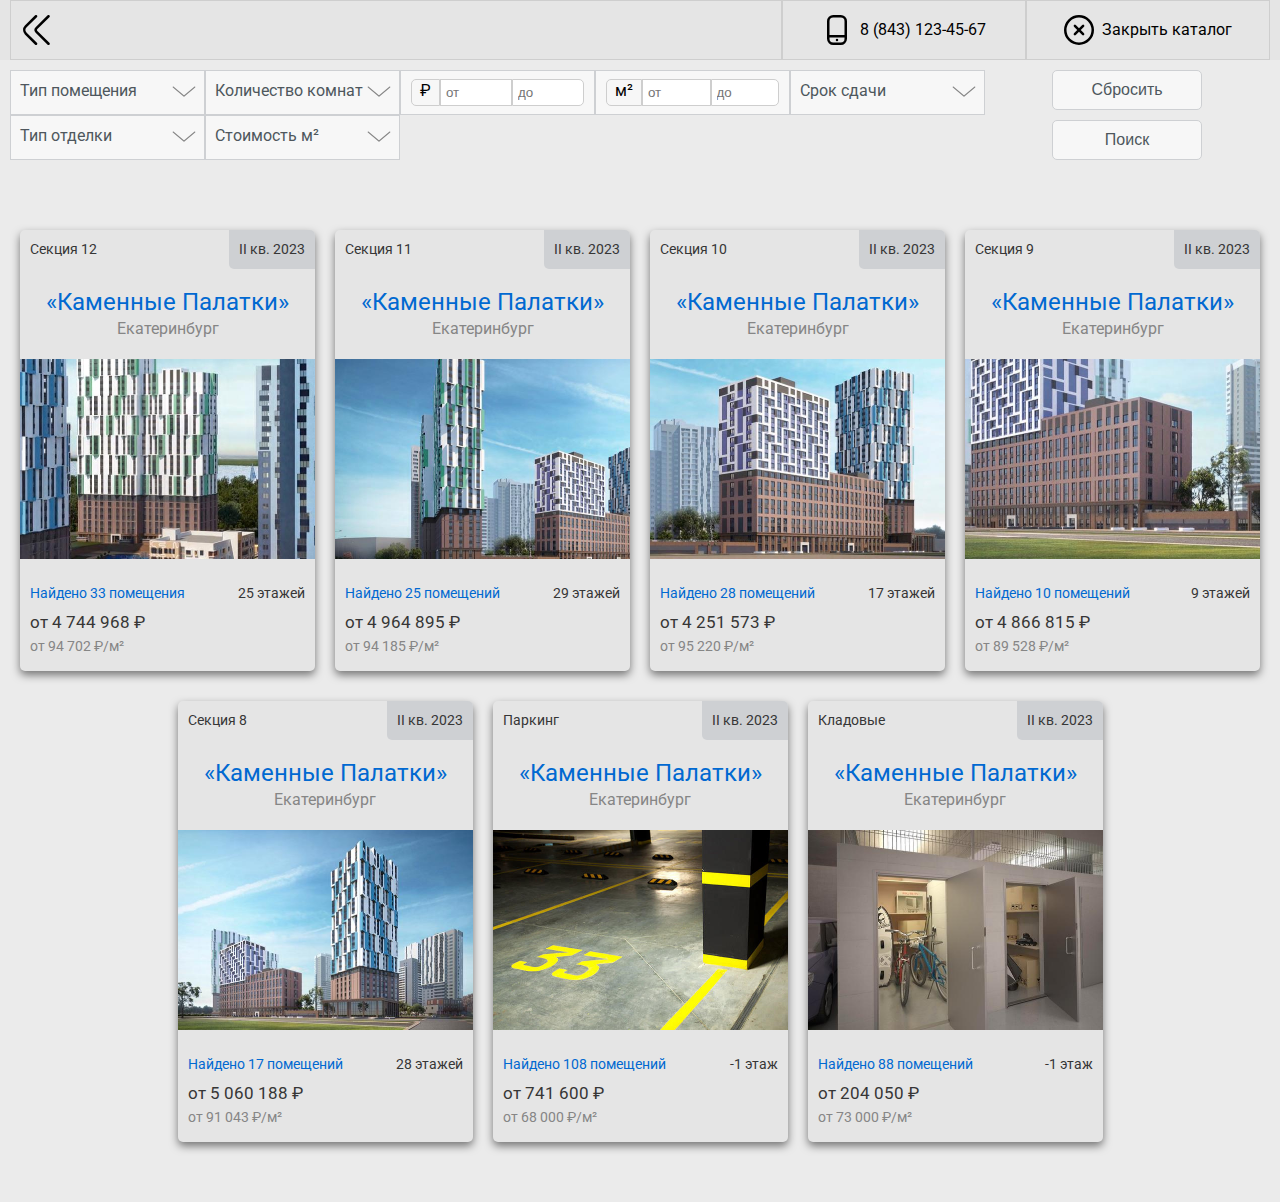
<file: home.html>
<!DOCTYPE html>
<html lang="ru">
<head>
    <meta charset="UTF-8">
    <meta http-equiv="X-UA-Compatible" content="IE=edge">
    <meta name="viewport" content="width=device-width, initial-scale=1.0">
    <link rel="stylesheet" href="css/reset.css">
    <link rel="stylesheet" href="css/slick.css">
    <link href="https://fonts.googleapis.com/css?family=Bebas+Neue:regular" rel="stylesheet" />
    <link href="https://fonts.googleapis.com/css?family=Roboto:300,regular,700&display=swap&subset=cyrillic-ext" rel="stylesheet" />
    <link href="https://fonts.googleapis.com/css?family=Cormorant:700&display=swap&subset=cyrillic-ext" rel="stylesheet" />
    <link rel="stylesheet" href="css/style.css">
    <title>Melody-home</title>
</head>
    <body>
        
        <div class="home">
            <header class="home__header">
                <div class="container">
                 <ul class="home__header-list">
                     <li class="home__header-item item--return">
                         <a class="home__header-link" href="index.html">
                          <svg xmlns="http://www.w3.org/2000/svg" fill="#000000" viewBox="0 0 24 24" width="30" height="30">
                              <path class="header-svg__path" d="M12,24a1,1,0,0,1-.71-.29L3.12,15.54a5,5,0,0,1,0-7.08L11.29.29a1,1,0,1,1,1.42,1.42L4.54,9.88a3,3,0,0,0,0,4.24l8.17,8.17a1,1,0,0,1,0,1.42A1,1,0,0,1,12,24Z"/>
                              <path class="header-svg__path" d="M22,24a1,1,0,0,1-.71-.29l-9.58-9.59a3,3,0,0,1,0-4.24L21.29.29a1,1,0,1,1,1.42,1.42l-9.59,9.58a1,1,0,0,0,0,1.42l9.59,9.58a1,1,0,0,1,0,1.42A1,1,0,0,1,22,24Z"/>
                          </svg>
                         </a>
                     </li>
                     <li class="home__header-item">
                         <a class="home__header-link" href="+78433642475">
                          <svg xmlns="http://www.w3.org/2000/svg" viewBox="0 0 24 24" fill="#000000" width="30" height="30">
                              <path class="header-svg__path" d="M15,0H9A5.006,5.006,0,0,0,4,5V19a5.006,5.006,0,0,0,5,5h6a5.006,5.006,0,0,0,5-5V5A5.006,5.006,0,0,0,15,0ZM9,2h6a3,3,0,0,1,3,3V16H6V5A3,3,0,0,1,9,2Zm6,20H9a3,3,0,0,1-3-3V18H18v1A3,3,0,0,1,15,22Z"/><circle cx="12" cy="20" r="1"/>
                          </svg>
                          <span class="header-link__text">8 (843) 123-45-67</span>
                         </a>
                     </li>
                     <li class="home__header-item">
                         <a class="home__header-link" href="index.html">
                          <svg xmlns="http://www.w3.org/2000/svg" id="Outline" viewBox="0 0 24 24" width="30" height="30">
                              <path class="header-svg__path" d="M16,8a1,1,0,0,0-1.414,0L12,10.586,9.414,8A1,1,0,0,0,8,9.414L10.586,12,8,14.586A1,1,0,0,0,9.414,16L12,13.414,14.586,16A1,1,0,0,0,16,14.586L13.414,12,16,9.414A1,1,0,0,0,16,8Z"/>
                              <path class="header-svg__path" d="M12,0A12,12,0,1,0,24,12,12.013,12.013,0,0,0,12,0Zm0,22A10,10,0,1,1,22,12,10.011,10.011,0,0,1,12,22Z"/>
                          </svg>
                             <span class="header-link__text">Закрыть каталог</span>
                         </a>
                     </li>
                 </ul>
                </div>
            </header>
            <main>
                <form action="#" method="post">
                <div class="home-nav">
                    <div class="container">
                        <div class="home-nav__filter">
                            <ul class="home-nav__list one">

                                <li class="home-nav__item">
                                    <div class="home-nav__premises">
                                        <h3 class="home__heading">Тип помещения</h3>
                                        <div class="home__container">
                                            <a class="home-nav__link" href="#">Квартира</a>
                                            <a class="home-nav__link" href="#">Машиноместо</a>
                                            <a class="home-nav__link" href="#">Офис</a>
                                            <a class="home-nav__link" href="#">Кладовка</a>
                                            <a class="home-nav__link" href="#">Торговое помешение</a>
                                        </div>
                                    </div>
                                </li>

                                <li class="home-nav__item">
                                    <div class="home-nav__room">
                                        <h3 class="home__heading">Количество комнат</h3>
                                        <div class="home__container">

                                            <label class="checkbox">
                                                <input type="radio" name="Room" value="1">
                                                <b class="checkbox__text">1</b>
                                            </label>

                                            <label class="checkbox">
                                                <input type="radio" name="Room" value="2">
                                                <b class="checkbox__text">2</b>
                                           </label>

                                           <label class="checkbox">
                                                <input type="radio" name="Room" value="3">
                                                <b class="checkbox__text">3</b>
                                           </label>

                                           <label class="checkbox">
                                                <input type="radio" name="Room" value="4">
                                                <b class="checkbox__text">4+</b>
                                           </label>

                                        </div>
                                    </div>
                                </li>

                                <li class="home-nav__item">
                                    <div class="home__rom-to-price">
                                        <span>₽</span>
                                        <input class="home-nav__input" type="text" name="price" value="" placeholder="от">
                                        <input class="home-nav__input" type="text" name="price" value="" placeholder="до">
                                    </div>
                                </li>

                                <li class="home-nav__item">
                                    <div class="home__rom-to-square">
                                        <span>м²</span>
                                        <input class="home-nav__input" type="text" name="square-price" value="" placeholder="от">
                                        <input class="home-nav__input" type="text" name="square-price" value="" placeholder="до">
                                    </div>
                                </li>

                                <li class="home-nav__item">
                                    <div class="home-nav__deadline">
                                        <h3 class="home__heading">Срок сдачи</h3>
                                        <div class="home__container">
                                            <div class="home__deadline-link">

                                                <label>
                                                    <input class="radio-box" type="checkbox" name="quarter[]" value="1">
                                                    <span class="radio-style home__deadline-quarter">I кв</span>
                                                </label>

                                                <label>
                                                    <input class="radio-box" type="checkbox" name="quarter[]" value="2">
                                                    <span class="radio-style home__deadline-quarter">II кв.</span>
                                                </label>

                                                <label>
                                                    <input class="radio-box" type="checkbox" name="quarter[]" value="3">
                                                    <span class="radio-style home__deadline-quarter">III кв.</span>
                                                </label>

                                                <label>
                                                    <input class="radio-box" type="checkbox" name="quarter[]" value="4">
                                                    <span class="radio-style home__deadline-quarter">IV кв.</span>
                                                </label>

                                            </div>
                                            <div class="home__deadline-link">

                                                <label>
                                                    <input class="radio-box" type="radio" name="passed" value="1">
                                                    <span class="radio-style home__deadline-passed">Сдан</span>
                                                </label>

                                                <label>
                                                    <input class="radio-box" type="radio" name="passed" value="2">
                                                    <span class="radio-style home__deadline-passed">2021</span>
                                                </label>

                                                <label>
                                                    <input class="radio-box" type="radio" name="passed" value="3">
                                                    <span class="radio-style home__deadline-passed">2022</span>
                                                </label>

                                                <label>
                                                    <input class="radio-box" type="radio" name="passed" value="4">
                                                    <span class="radio-style home__deadline-passed">2023</span>
                                                </label>

                                            </div>
                                            
                                        </div>
                                    </div>
                                </li>

                                <li class="home-nav__item">
                                    <div class="home-nav__finishing">
                                        <h3 class="home__heading"> Тип отделки</h3>
                                        <div class="home__container">

                                            <label class="checkbox">
                                                <input type="radio" name="finishing" value="1">
                                                <span class="checkbox__text">под чистовую</span>
                                            </label>

                                            <label class="checkbox">
                                                <input type="radio" name="finishing" value="2">
                                                <span class="checkbox__text">чистовая</span>
                                            </label>
                                            
                                        </div>
                                    </div>
                                </li>

                                <li class="home-nav__item">
                                    <div class="home-nav__prise">
                                        <h3 class="home__heading">Стоимость м²</h3>
                                        <div class="home__container">
                                            <div class="home__rom-to-price">
                                                <span>₽</span>
                                                <input class="home-nav__input" type="text" name="price-text" value="" placeholder="от">
                                                <input class="home-nav__input" type="text" name="price-text" value="" placeholder="до">
                                            </div>
                                            
                                       </div>
                                    </div>
                                </li>

                            </ul>
                            <div class="home-nav__search">
                                <div class="home-search__body">
                                    <button class="home-search__btn btn-red" type="reset">Сбросить</button>
                                    <button class="home-search__btn btn-blue" type="submit">Поиск</button>
                                </div>
                            </div>
                        </div>
                        
                    </div>
                </div>
            </form>
            </main>
            <div class="container">
             <div class="home-apartment">
                 <div class="home-apartment__body">
                     <div class="home-apartment__column">
                          <div class="home-apartment__item">
      
                              <div class="home-apartment__description">
                                  <div class="home-description__info">
                                      <span class="home-description__section">
                                      Секция 12
                                      </span>
                                      <span class="home-description__quarter">
                                      II кв. 2023 
                                      </span>
                                  </div>
                                  <a class="home-description__link" href="#">
                                      <h3 class="home-description__title">
                                      «Каменные Палатки»
                                      </h3>
                                  </a>
                                      <p class="home-description__town">
                                      Екатеринбург
                                      </p>
                              </div>
          
                              <div class="home-apartment__container-photo">
                                  <a class="home-apartment__images-link" href="#">
                                      <img class="home-apartment__images" src="images/home-apartment/apartment__item-1.jpg" alt="">
                                      
                                  </a>
                              </div>
          
                              <div class="home-apartment__price">
                                  <div class="home__price-info">
                                      <a class="home__price-link" href="#">
                                      Найдено 33 помещения
                                      </a>
                                      <span class="home__price-floors">
                                      25 этажей
                                      </span>
                                  </div>
                                      <h4 class="home__price-from">
                                      от 4 744 968 ₽
                                      </h4>
                                      <p class="home__price-square">
                                      от 94 702 ₽/м²
                                      </p>
                              </div>
          
                          </div>
                     </div>
      
                     <div class="home-apartment__column">
                      <div class="home-apartment__item">
      
                          <div class="home-apartment__description">
                              <div class="home-description__info">
                                  <span class="home-description__section">
                                  Секция 11
                                  </span>
                                  <span class="home-description__quarter">
                                  II кв. 2023 
                                  </span>
                              </div>
                              <a class="home-description__link" href="#">
                                  <h3 class="home-description__title">
                                  «Каменные Палатки»
                                  </h3>
                              </a>
                                  <p class="home-description__town">
                                  Екатеринбург
                                  </p>
                          </div>
      
                          <div class="home-apartment__container-photo">
                              <a class="home-apartment__images-link" href="#">
                                  <img class="home-apartment__images" src="images/home-apartment/apartment__item-2.jpg" alt="">
                              </a>
                          </div>
      
                          <div class="home-apartment__price">
                              <div class="home__price-info">
                                  <a class="home__price-link" href="#">
                                  Найдено 25 помещений
                                  </a>
                                  <span class="home__price-floors">
                                  29 этажей
                                  </span>
                              </div>
                                  <h4 class="home__price-from">
                                  от 4 964 895 ₽
                                  </h4>
                                  <p class="home__price-square">
                                  от 94 185 ₽/м²
                                  </p>
                          </div>
      
                             </div>
                         </div>
      
                         <div class="home-apartment__column">
                             <div class="home-apartment__item">
             
                             <div class="home-apartment__description">
                                 <div class="home-description__info">
                                     <span class="home-description__section">
                                     Секция 10
                                     </span>
                                     <span class="home-description__quarter">
                                     II кв. 2023 
                                     </span>
                                 </div>
                                 <a class="home-description__link" href="#">
                                     <h3 class="home-description__title">
                                     «Каменные Палатки»
                                     </h3>
                                 </a>
                                     <p class="home-description__town">
                                     Екатеринбург
                                     </p>
                             </div>
             
                             <div class="home-apartment__container-photo">
                                 <a class="home-apartment__images-link" href="#">
                                     <img class="home-apartment__images" src="images/home-apartment/apartment__item-3.jpg" alt="">
                                 </a>
                             </div>
             
                             <div class="home-apartment__price">
                                 <div class="home__price-info">
                                     <a class="home__price-link" href="#">
                                     Найдено 28 помещений
                                     </a>
                                     <span class="home__price-floors">
                                     17 этажей
                                     </span>
                                 </div>
                                     <h4 class="home__price-from">
                                     от 4 251 573 ₽
                                     </h4>
                                     <p class="home__price-square">
                                     от 95 220 ₽/м²
                                     </p>
                             </div>
             
                             </div>
                         </div>
      
                         <div class="home-apartment__column">
                             <div class="home-apartment__item">
                 
                                 <div class="home-apartment__description">
                                     <div class="home-description__info">
                                         <span class="home-description__section">
                                         Секция 9
                                         </span>
                                         <span class="home-description__quarter">
                                         II кв. 2023 
                                         </span>
                                     </div>
                                     <a class="home-description__link" href="#">
                                         <h3 class="home-description__title">
                                         «Каменные Палатки»
                                         </h3>
                                     </a>
                                         <p class="home-description__town">
                                         Екатеринбург
                                         </p>
                                 </div>
                 
                                 <div class="home-apartment__container-photo">
                                     <a class="home-apartment__images-link" href="#">
                                         <img class="home-apartment__images" src="images/home-apartment/apartment__item-4.jpg" alt="">
                                     </a>
                                 </div>
                 
                                 <div class="home-apartment__price">
                                     <div class="home__price-info">
                                         <a class="home__price-link" href="#">
                                         Найдено 10 помещений
                                         </a>
                                         <span class="home__price-floors">
                                         9 этажей
                                         </span>
                                     </div>
                                         <h4 class="home__price-from">
                                         от 4 866 815 ₽
                                         </h4>
                                         <p class="home__price-square">
                                         от 89 528 ₽/м²
                                         </p>
                                 </div>
                 
                             </div>
                         </div>
     
                         <div class="home-apartment__column">
                             <div class="home-apartment__item">
                 
                                 <div class="home-apartment__description">
                                     <div class="home-description__info">
                                         <span class="home-description__section">
                                         Секция 8
                                         </span>
                                         <span class="home-description__quarter">
                                         II кв. 2023 
                                         </span>
                                     </div>
                                     <a class="home-description__link" href="#">
                                         <h3 class="home-description__title">
                                         «Каменные Палатки»
                                         </h3>
                                     </a>
                                         <p class="home-description__town">
                                         Екатеринбург
                                         </p>
                                 </div>
                 
                                 <div class="home-apartment__container-photo">
                                     <a class="home-apartment__images-link" href="#">
                                         <img class="home-apartment__images" src="images/home-apartment/apartment__item-5.jpg" alt="">
                                     </a>
                                 </div>
                 
                                 <div class="home-apartment__price">
                                     <div class="home__price-info">
                                         <a class="home__price-link" href="#">
                                         Найдено 17 помещений
                                         </a>
                                         <span class="home__price-floors">
                                         28 этажей
                                         </span>
                                     </div>
                                         <h4 class="home__price-from">
                                         от 5 060 188 ₽
                                         </h4>
                                         <p class="home__price-square">
                                         от 91 043 ₽/м²
                                         </p>
                                 </div>
                 
                             </div>
                         </div>
     
                         <div class="home-apartment__column" id="parking">
                             <div class="home-apartment__item">
                 
                                 <div class="home-apartment__description">
                                     <div class="home-description__info">
                                         <span class="home-description__section">
                                         Паркинг
                                         </span>
                                         <span class="home-description__quarter">
                                         II кв. 2023 
                                         </span>
                                     </div>
                                     <a class="home-description__link" href="#">
                                         <h3 class="home-description__title">
                                         «Каменные Палатки»
                                         </h3>
                                     </a>
                                         <p class="home-description__town">
                                         Екатеринбург
                                         </p>
                                 </div>
                 
                                 <div class="home-apartment__container-photo">
                                     <a class="home-apartment__images-link" href="#">
                                         <img class="home-apartment__images" src="images/home-apartment/apartment__item-6.jpg" alt="">
                                     </a>
                                 </div>
                 
                                 <div class="home-apartment__price">
                                     <div class="home__price-info">
                                         <a class="home__price-link" href="#">
                                         Найдено 108 помещений
                                         </a>
                                         <span class="home__price-floors">
                                         -1 этаж
                                         </span>
                                     </div>
                                         <h4 class="home__price-from">
                                         от 741 600 ₽
                                         </h4>
                                         <p class="home__price-square">
                                         от 68 000 ₽/м²
                                         </p>
                                 </div>
                 
                             </div>
                         </div>
     
                         <div class="home-apartment__column" id="pantries">
                             <div class="home-apartment__item">
                 
                                 <div class="home-apartment__description">
                                     <div class="home-description__info">
                                         <span class="home-description__section">
                                         Кладовые
                                         </span>
                                         <span class="home-description__quarter">
                                         II кв. 2023 
                                         </span>
                                     </div>
                                     <a class="home-description__link" href="#">
                                         <h3 class="home-description__title">
                                         «Каменные Палатки»
                                         </h3>
                                     </a>
                                         <p class="home-description__town">
                                         Екатеринбург
                                         </p>
                                 </div>
                 
                                 <div class="home-apartment__container-photo">
                                     <a class="home-apartment__images-link" href="#">
                                         <img class="home-apartment__images" src="images/home-apartment/apartment__item-7.jpg" alt="">
                                     </a>
                                 </div>
                 
                                 <div class="home-apartment__price">
                                     <div class="home__price-info">
                                         <a class="home__price-link" href="#">
                                         Найдено 88 помещений
                                         </a>
                                         <span class="home__price-floors">
                                         -1 этаж
                                         </span>
                                     </div>
                                         <h4 class="home__price-from">
                                         от 204 050 ₽
                                         </h4>
                                         <p class="home__price-square">
                                         от 73 000 ₽/м²
                                         </p>
                                 </div>
                 
                             </div>
                         </div>
                 </div>
             </div>
            </div>
        </div>


        <script src="https://ajax.googleapis.com/ajax/libs/jquery/3.4.1/jquery.min.js"></script>
        <script src="js/slick.min.js"></script>
        <script src="js/main.js"></script>
    </body>
</html>
</file>
<file: css/style.css>
html {
    box-sizing: border-box;
    width: 100%;
    height: 100%;
    min-height: 100%;
  }

*, *:before, *:after {
    box-sizing: inherit;
  }

body{
    font-family: 'Roboto', sans-serif;
    font-style: normal;
    font-weight: 400;
    font-size: 16px;
    line-height: 118%;
    color: #ffffff;
    background-color: #E5E5E5;
    width: 100%;
    height: 100%;
    cursor: default;
}

h2{
    font-family: 'Bebas Neue', sans-serif;
    font-weight: 400;
    font-size: 33px;
    line-height: 118%;
    color: #635854;
    text-transform: uppercase;
}

h3{
    font-family: 'Roboto', sans-serif;
    font-weight: 400;
    font-size: 24px;
    line-height: 120%;
    color: #000000;
    font-style: normal;
}

a{
    display: inline-block;
    cursor: pointer;
    text-decoration: none;
}

.container{
    max-width: 1280px;
    padding: 0 10px;
    margin: 0 auto;
}



/* header-start */


.header {
    position: fixed;
    width: 100%;
    top: 0;
    left: 0;
    z-index: 50;
    background-color: #635854;
    min-height: 56px;
}

.header::before{
    content: "";
    position: absolute;
    top: 0;
    left: 0;
    z-index: 2;
    width: 100%;
    height: 100%;
}

.header__body{
    position: relative;
    display: flex;
    justify-content: space-between;
    align-items: center;
    min-height: 56px;
}

.header__soc-path{
    cursor: pointer;
    transition: fill 0.3s;
}

.logo__header{
    flex: 0 1 130px;
    margin: 0 5px;
    position: relative;
    z-index: 3;
}

.logo__header .logo{
    font-size: 27px;
    color: #ffffff;
    text-shadow: 1px 2px 1px rgba(0, 0, 0, 1);
    transition: color 0.3s;
}

.logo__header .logo:hover{
    color: #635854;
}

.header__menu{
    flex: 0 1 670px;
    margin: 0 5px;
    position: relative;
}


/* burger-start */

.header__burger{
    position: fixed;
    z-index: 2;
    top: 15px;
    right: 15px;
    width: 25px;
    height: 20px;
    cursor: pointer;
    visibility: hidden;
}

.header__burger span{
    display: inline-block;
    width: 100%;
    height: 2px;
    background-color: #ffffff;
    position: absolute;
    top: 50%;
    left: 0;
    transform: translateY(-50%);
    border-radius: 2px;
}

.header__burger::before,
.header__burger:after{
    content: '';
    display: inline-block;
    position: absolute;
    left: 0;
    width: 100%;
    height: 2px;
    background-color: #ffffff;
}

.header__burger::before{
    top: 0;
}

.header__burger::after{
    bottom: 0;
}

.header__burger.active:before{
    top: 9px;
    transform: rotate(45deg);
    background-color: #ff4141;
}

.header__burger.active:after{
    bottom: 9px;
    transform: rotate(-45deg);
    background-color: #ff4141;
}

.header__burger.active span{
    transform: scale(0);
}


/* burger-stop */



.header__list {
    display: flex;
    justify-content: space-between;
    align-items: center;
    flex-wrap: wrap;
    position: relative;
    z-index: 2;
    min-height: 57px;
}

.header__item {
    display: flex;
    justify-content: center;
    align-items: center;
    flex: 0 1 116px;
    text-align: center;
    padding: 10px;
    transition: 0.3s;
    position: relative;
    min-height: 57px;
}

.header__item:hover{
    background-color: #3596F5;
}

.header__link {
    color: #ffffff;
    font-size: 16px;
    line-height: 19px
}

.feedback{
    flex: 0 1 150px;
    text-align: right;
    position: relative;
    z-index: 5;
}

.feedback__order-call{
    font-size: 14px;
    line-height: 16px;
    color: #ffffff;
}

.feedback__phone{
    font-weight: 700;
    font-size: 17px;
    line-height: 20px;
    color: #ffffff;
    transition: 0.3s;
}

.feedback__phone:hover{
    color: #3596F5;
}



/* header-end */

.floor-selection {
    display: flex;
    justify-content: space-between;
    margin-bottom: 100px;
}

.floor-selection__box-img {
    flex: 0 1 58%;
    margin-right: 10px;
}

.floor-selection__box-img img{
    width: 100%;
}

.floor-selection__number {
    display: flex;
    flex-direction: column;
    justify-content: space-around;
    flex: 0 1 40%;
    text-align: center;
    padding: 0 5px;
}

.floor-selection__title {
    margin-bottom: 80px;
}

.svg-path{
    transition: fill 0.3s;
}

.svg-link:hover .svg-path{
    fill: #3596F5;
}

.floor-selection__link {
    display: inline-block;
    margin-bottom: 80px;
    font-size: 75px;
    position: relative;
}

.floor-selection__link::before,
.floor-selection__link::after{
    content: '';
    width: 32px;
    height: 19px;
    position: absolute;
    left: 50%;
    transform: translateX(-50%);
}

.floor-selection__link::before{
    background-image: url(../images/decor-top.svg);
    top: -45px;
}

.floor-selection__link::after{
    background-image: url(../images/decor-bottom.svg);
    bottom: -45px;
}

.floor-selection__box-btn{
    display: flex;
    justify-content: center;
}

.floor-selection__btn {
    flex: 0 1 297px;
    background-color: #3596F5;
    border-radius: 6px;
    padding: 16px 10px;
    color: #ffffff;
    transition: 0.3s;
}

.floor-selection__btn:hover{
    background-color: #0169d1;
}


/* footer-start */

.footer {
    background-color: #D7D7D7;
}

.footer__body {
    display: flex;
    justify-content: space-between;
    align-items: center;
    flex-wrap: wrap;
    padding: 10px 0;
}

.footer__row{
    display: flex;
    align-items: center;
    justify-content: space-between;
    flex: 0 1 425px;
    margin-right: 10px;
}
.footer__item-logo {
    flex: 0 1 65px;
    cursor: pointer;
}

.footer__item-logo img{
    width: 100%;
}

.feedback--footer {
    flex: 0 1 150px;
    margin: 0 5px;
    text-align: left;
}

.feedback--cal,
.feedback--phone{
    color: #635854;
}

.footer__item-social{
    flex: 0 1 145px;
}

.social__list {
    display: flex;
    flex-wrap: wrap;
    align-items: center;
}

.social__item {
    margin: 0 7px;
}

.social__link:hover .svg-path{
    fill: #3596F5;
}
.social__link {
    transition: fill 0.3s;
}

.footer__item-info {
    flex: 0 1 500px;
    display: flex;
    justify-content: space-between;
    align-items: center;
}

.footer__item-info-privacy,
.footer__item-info-public,
.footer__item-info-contacts {
    color: #635854;
    transition: 0.3s;
    margin: 0 5px;
}

.footer__item-info-privacy:hover,
.footer__item-info-public:hover,
.footer__item-info-contacts:hover {
    color: #3596F5;
}

.slider__title {
    text-align: center;
    margin-bottom: 25px;
}
.slider {
    max-width: 900px;
    margin: auto;
}

.slider__box-image {
    position: relative;
}

.slick-arrow{
    position: absolute;
    top: 50%;
    transform: translateY(-50%);
    z-index: 2;
    height: 30px;
    padding: 0;
    cursor: pointer;
}



.slick-prev{
    left: 0;
}
.slick-prev::before,
.slick-prev::after{
    content: '';
    position: absolute;
    top: 50%;
    left: 15px;
    transform-origin: 0 50%;
    width: 12px;
    height: 2px;
    background-color: #635854;
    transition: 0.3s;
}
.slick-prev:hover::before,
.slick-prev:hover::after{
    background-color: #363636;
}
.slick-prev::before{
    transform: rotate(45deg);
}
.slick-prev:after{
    transform: rotate(-45deg);
}



.slick-next{
    right: 0;
}
.slick-next::before,
.slick-next::after{
    content: '';
    position: absolute;
    top: 50%;
    right: 3px;
    transform-origin: 0 50%;
    width: 12px;
    height: 2px;
    background-color: #635854;
    transition: 0.3s;
}
.slick-next:hover::before,
.slick-next:hover::after{
    background-color: #363636;
}
.slick-next::before{
    transform: rotate(135deg);
}
.slick-next:after{
    transform: rotate(-135deg);
}

.slick-prev,
.slick-next{
    border: none;
    font-size: 0;
    background-color: rgba(255, 255, 255, 0.5);
    width: 40px;
    height: 40px;
    border-radius: 50%;
    border: 1px solid #635854;
    transition: 0.3s;
}
.slick-prev{
    left: 10px;
}

.slick-next{
    right: 10px;
}

.slick-next:hover,
.slick-prev:hover{
    border: 1px solid #363636;
    background-color: rgba(255, 255, 255, 0.3);
}

.slick-next:hover:active,
.slick-prev:hover:active{
    background-color: transparent;
}

.slider__box-image img{
    width: 100%;
}

.advantages {
    margin-bottom: 70px;
}

.advantages__title {
    text-align: center;
    margin-bottom: 25px;
}

.advantages__body {
    color: #000000;
    display: flex;
    flex-wrap: wrap;
    justify-content: space-between;
}

.advantages__items {
    flex: 0 1 890px;
    /* margin-right: 15px; */
    display: flex;
    justify-content: space-between;
    flex-wrap: wrap;
}

.advantages__item {
    flex: 0 1 430px;
    min-height: 160px;
    border-radius: 5px;
    margin: 0 5px 25px;
    box-shadow: 0 1px 2px rgba(0, 0, 0, 0.5);
    background-color: #fffFFF;
    display: flex;
    padding: 20px 10px;
    transition: 0.3s;
}

.advantages__item:hover,
.advantages__consultation:hover{
    transform: scale(1.02);
    box-shadow: 0px 2px 7px rgba(0, 0, 0, 0.5);
}

.advantages__item:nth-child(n+3){
    margin-bottom: 0;
}

.advantages__info {
    margin-left: 20px;
    will-change: transform; /* убрать поддёргивание */
}

.advantages__heading {
    margin-bottom: 10px;
}

.advantages__text {
    font-size: 14px;
    line-height: 135%;
    color: #363636;
}

.advantages__consultation {
    flex: 0 1 340px;
    padding: 20px;
    text-align: center;
    background-color: #fffFFF;
    border-radius: 5px;
    box-shadow: 0px 1px 2px rgba(0, 0, 0, 0.5);
    transition: 0.3s;
    will-change: transform; /* убрать поддёргивание, использовать точечно */
}

.advantages__consultation *:last-child{
    margin-bottom: 0;
}

.advantages__consultation-text {
    font-size: 18px;
    line-height: 138%;
    margin-bottom: 20px;
}

.advantagex__consultation-svg {
    display: inline-block;
    margin-bottom: 5px;
    height: 51px;
}

.advantagex__consultation-span {
    display: block;
    font-size: 12px;
    line-height: 19px;
    color: #818992;
    margin-bottom: 25px;
}

.advantagex__consultation-phone {
    display: block;
    font-size: 23px;
    line-height: 31px;
    margin-bottom: 15px;
    color: #000000;
}

.advantagex__consultation-btn {
    display: inline-block;
    color: #ffffff;
    font-size: 15px;
    line-height: 1.2;
    margin-bottom: 10px;
    width: 100%;
    padding: 10px;
    max-width: 240px;
    border-radius: 5px;
    background-color: rgb(60, 104, 247);
    transition: 0.3s;
}

.advantagex__consultation-btn:hover{
    background-color: #047ef8;
}

.details__body{
    display: flex;
    flex-wrap: wrap;
    justify-content: space-around;
}

.details {
    width: 100%;
    max-width: 350px;
    height: 370px;
    margin: 0 15px;
    margin-bottom: 70px;
    background-size: cover;
    background-position: center;
    background-repeat: no-repeat;
    padding: 10px;
    transition: 0.5s;
    box-shadow: 0 1px 5px #000000;
}
.details:hover{
    transform: scale(1.10);
    box-shadow: 0 5px 15px #000000;
    position: relative;
    z-index: 5;
}

.details__heading{
    text-align: center;
    margin-bottom: 30px;
}

.details:hover .details__title{
    color: rgb(194, 3, 3);
}
.details:hover .svg-path{
    fill: rgb(194, 3, 3);
}

.svg-path{
    transition: 0.5s;
}
.details__box-images{
    display: block;
    visibility: visible;
    margin-bottom: 5px;
}

.details:hover .details__description{
    visibility: visible;
    bottom: 20px;
    transition: 0.5s;
}

.details:hover .details__box{
    background-color: rgba(255, 255, 255, 0.8);
}

.details__box {
    border: 1px solid #ffffff;
    text-align: center;
    height: 100%;
    position: relative;
    transition: 0.5s;
    will-change: transform;
}

.details__title {
    color: #ffffff;
    visibility: visible;
    font-family: Cormorant;
    font-weight: 700;
    transition: color 0.5s;
    margin-bottom: 5px;
    flex: 0 1 auto;
    font-size: 31px;
}
.details__text{
    visibility: hidden;
    color: #272727;
    overflow: auto;
    padding: 0 10px;
}

.details__text::-webkit-scrollbar {
    width: 5px; /* ширина для вертикального скролла */
    height: 0px; /* высота для горизонтального скролла */
    background-color: rgb(173, 173, 173); /* цвет фона */
    border-radius: 10px;
    
}
.details__text::-webkit-scrollbar-thumb {
    background-color: rgb(194, 3, 3);
    border-radius: 10px;
}
.details:hover .details__text{
    transition: 0s;
    visibility: visible;
}
.details__description {
    position: absolute;
    bottom: -20px;
    display: flex;
    padding: 0 10px;
    flex-direction: column;
    height: 315px;
    left: 0px;
    overflow: hidden;
    visibility: hidden;
    color: #000000;
    transition: 0.5s;
    will-change: transform; /* убрать поддёргивание */
}


.progress {
    margin-bottom: 70px;
}

.progress__title {
    text-align: center;
    margin-bottom: 10px;
}

.progress__subtitle {
    text-align: center;
    color: #363636;
    margin-bottom: 45px;
}

.progress__tabs-items {
    display: flex;
    justify-content: center;
    margin-bottom: 25px;
    text-align: center;
}

.progress__tabs-link {
    margin: 0 30px;
    color: #837774;
    font-size: 16px;
    transition: 0.3s;
}

.progress__tabs-link:hover{
    color: #000000;
}
.progress__tabs-link--active {
    color: #000000;
}

.progress__container{
    visibility: hidden;
    height: 0;
}

.progress__container--active{
    visibility: visible;
    height: auto;
}

.progress__box-image{
    max-width: 1250px;
    height: 100vh;
    margin: auto;
}

.progress__box-image img{
    object-position: center;
    object-fit: cover;
    width: 100%;
    height: 100%;
}

.progress__body-info {
    color: #363636;
    display: flex;
}
.progress__info {
    flex: 0 1 50%;
}
.progress__heading {
    font-size: 18px;
    font-weight: 700;
    margin-bottom: 12px;
}
.progress__list {
    color: #635854;
}
.progress__list-item {
    margin-bottom: 8px;
}


.header__description{
    width: 100%;
    min-height: 650px;
    height: 100vh;
    margin-top: 55px;
    margin-bottom: 70px;
    background-repeat: no-repeat;
    background-size: cover;
    background-position: 0 0;
}

.header__description-body{
    display: flex;
    align-items: flex-end;
    min-height: 650px;
    height: 100vh;
}

.header__description-info {
    margin-bottom: 100px;
    width: 100%;
    max-width: 1100px;
}

.header__description-subtitle {
    font-size: 24px;
    line-height: 1.5;
    color: #ffffff;
}

.header__description-title {
    font-size: 62px;
    line-height: 1.2;
    color: #ffffff;
    margin-bottom: 40px;
}

.header__description-text {
    font-size: 18px;
    line-height: 1.5;
    color: #ffffff;
    max-width: 445px;
    margin-bottom: 30px;
}

.header__description-items-link {
    display: flex;
    justify-content: space-between;
    align-items: center;
    max-width: 750px;
    margin-bottom: 70px;
}

.header__description-link {
    text-align: center;
    width: 100%;
    max-width: 170px;
    border-radius: 3px;
    margin-right: 10px;
    padding: 10px;
    background-color: #0169d1;
    font-size: 14px;
    color: #ffffff;
    transition: 0.3s;
}

.header__description-link:hover{
    background-color: #0e85fd;
    
}


.link-pdf{
    display: flex;
    align-items: center;
}

.link-pdf img{
    width: 50px;
    height: 50px;
    display: inline-block;
}

.link-pdf img:hover ~ .header__link-text{
    color: #0e85fd;
}

.header__description-item {
    font-size: 14px;
    line-height: 1.5;
    color: #ffffff;
}

.header__link-text{
    color: #ffffff;
    margin-left: 5px;
    transition: 0.3s;
    text-decoration: underline;
}

.header__link-text:hover{
    color: #0e85fd;
}




.description {
    margin-bottom: 70px;
}

.descripiton__title {
    text-align: center;
    margin-bottom: 30px;
}

.description__slider{
    display: flex;
    flex-wrap: wrap;
}

.description__box-img{
    width: 60%;
}

.description__image{
    object-position: 60% 50%;
    object-fit: cover;
    width: 100%;
    height: 100%;
}

.description__box-text{
    width: 40%;
    background-color: #232f47;
    font-size: 18px;
    line-height: 36px;
    display: flex;
    align-items: center;
    justify-content: center;
    text-align: center;
}

.description__box-item{
    padding: 0 20px;
}

.description__text-item {
    max-width: 450px;
    height: 290px;
    overflow: auto;
    margin: auto;
    padding: 5px 30px;
    position: relative;
}

/* Автоматическая высота для фото */
.description .slick-track .slick-slide{
    display: flex;
    height: auto;
    min-height: 400px;
}


/* Включает разметку flex в заданном блоке */
.description .slick-initialized .description__box-img{
    display: flex;
}
/* Включает разметку flex в заданном блоке */
.description .slick-initialized .description__box-text{
    display: flex;
}

/* Скрывает всё лишнее */
.description__slider .slick-list{
    overflow: hidden;
}

.description__slider .slick-track {
    display: flex;
}

.description .slick-dots{
    display: flex;
    align-items: center;
    justify-content: center;
    position: absolute;
    bottom: 10px;
}

.description .slick-dots li{
    margin: 0 5px;
    padding: 7px;
    cursor: pointer;
}
/* Сделать активный дотс другого цвета */
.description .slick-dots li.slick-active button{
    background-color: rgb(173, 173, 173);
}
.description .slick-dots li button:hover{
    background-color: rgb(173, 173, 173);
}

.description .slick-dots li button{
    width: 25px;
    height: 5px;
    border-radius: 2px;
    background-color: rgb(194, 3, 3);
    font-size: 0;
    padding: 0;
    border: 0;
    outline: none;
    cursor: pointer;
}

.description__text-item::-webkit-scrollbar {
    width: 5px; /* ширина для вертикального скролла */
    height: 0px; /* высота для горизонтального скролла */
    background-color: rgb(173, 173, 173); /* цвет фона */
    border-radius: 10px;
    
}
.description__text-item::-webkit-scrollbar-thumb {
    background-color: rgb(194, 3, 3);
    border-radius: 10px;
}



.benefits {
    margin-bottom: 70px;
}

.benefits__title {
    text-align: center;
    margin-bottom: 30px;
}

.benefits__box-slider {
    display: flex;
    min-width: 0;
}

.benefits__box-slider:nth-child(even){
    flex-direction: row-reverse;
}

.benefits__info-item {
    padding: 15px;
    padding-top: 0px;
    height: 395px;
    overflow: auto;
}

.benefits__info-item *:last-child{
    margin-bottom: 0;
}

.benefits__info-item::-webkit-scrollbar {
    width: 5px; /* ширина для вертикального скролла */
    height: 0px; /* высота для горизонтального скролла */
    background-color: rgb(173, 173, 173); /* цвет фона */
    border-radius: 10px;
    
}
.benefits__info-item::-webkit-scrollbar-thumb {
    background-color: rgb(194, 3, 3);
    border-radius: 10px;
}

.benefits__heading {
    color: #818992;
    font-size: 25px;
    margin-bottom: 22px;
    font-weight: 700;
}

.benefits__text,
.benefits__item {
    font-size: 20px;
    line-height: 1.7;
    margin-bottom: 12px;
    color: rgb(228, 228, 228);
}

.benefits__list{
    list-style: disc;
    list-style-position: inside;
}

.benefits__item span{
    color: #818992;
    font-weight: 100;
}

.benefits__item a{
    color: #818992;
    font-weight: 700;
    text-decoration: underline;
    transition: 0.3s;
}
.benefits__item a:hover{
    color: #8189929d;
}

.benefits__maps{
    width: 50%;
}
.benefits__maps-item {
    width: 100%;
    height: 450px;
}
.benefits__slider {
    min-width: 0;
    width: 50%;
}
.benefits__info {
    display: flex;
    justify-content: center;
    align-items: center;
    width: 50%;
    background-color: #232f47ea;
    padding: 30px;
}
.benefits__slider .slick-list{
    overflow: hidden;
    max-width: 630px; /* задаёт ширину слайдов */
}


.benefits__slider-item img{
    object-fit: cover;
    object-position: center;
    width: 100%;
    height: 100%;
}

.benefits__slider .slick-track {
    display: flex;
}

.benefits .slick-track .slick-slide{
    display: flex;
    height: auto;
    min-height: 455px;
}



.step-dream {
    padding: 0 100px;
    margin-bottom: 70px;
}

.step-dream__title {
    text-align: center;
    margin-bottom: 30px;
}

.step-dream__list {
    counter-reset: my-counter;
    list-style: none;
    border-left: 1px solid #c6c8ca;
    padding-left: 49px;
}

.step-dream__list *:last-child{
    margin-bottom: 0;
}

.step-dream__item {
    counter-increment: my-counter;
    position: relative;
    margin-bottom: 30px;
}

.step-dream__item:before{
    content: '0' counter(my-counter);
    position: absolute;
    top:  -10px;
    left: -80px;
    font-size: 30px;
    color: #ffffff;
    width: 60px;
    height: 60px;
    border-radius: 50%;
    background-color: #0169d1;
    display: flex;
    align-items: center;
    justify-content: center;
}

.step-dream__heading {
    font-size: 26px;
    color: #232f47;
    margin-bottom: 10px;
}

.step-dream__text {
    color: #4e575d;
    font-size: 17px;
    line-height: 1.5;
}
.step-dream__link {
    text-decoration: underline;
    color: #0169d1;
    transition: 0.3s;
}

.step-dream__link:hover {
    color: #0169d1ad;
}

.news {
    margin-bottom: 70px;
}

.news__title {
    text-align: center;
    margin-bottom: 30px;
}

.news__body {
    display: flex;
}

.news__body:nth-child(odd){
    flex-direction: row-reverse;
}

.news__box-images{
    display: inline-block;
    overflow: hidden;
    flex: 0 1 50%;
}

.news__box-images img{
    transition: 0.8s;
    display: block;
}

.news__box-images img:hover{
    transform: scale(1.05);
}

.news__img{
    display: block;
    object-fit: cover;
    object-position: center;
    width: 100%;
    height: 100%;
    will-change: transform;
}

.news__box-info {
    flex: 0 1 50%;
    padding: 25px;
    padding-bottom: 40px;
    display: flex;
    justify-content: center;
    align-items: center;
    background-color: #232f47ea;
}

.news__info-item {
    height: 450px;
    overflow: auto;
    padding: 15px;
    padding-top: 0;
}

.news__info-item::-webkit-scrollbar {
    width: 5px; /* ширина для вертикального скролла */
    height: 0px; /* высота для горизонтального скролла */
    background-color: rgb(173, 173, 173); /* цвет фона */
    border-radius: 10px;
}

.news__info-item::-webkit-scrollbar-thumb {
    background-color: rgb(194, 3, 3);
    border-radius: 10px;
}

.news__info-heading {
    color: #818992;
    font-size: 25px;
    margin-bottom: 22px;
    font-weight: 700;
}

.news__info-text {
    font-size: 20px;
    line-height: 1.7;
    margin-bottom: 12px;
    color: rgb(228, 228, 228);
}

.news__info-data {
    color: #818992;
}

.documents {
    margin-bottom: 70px;
    padding: 0 100px;
}

.documents__title {
    text-align: center;
    margin-bottom: 30px;
}

.documents__list{
    margin-bottom: 40px;
}

.documents__list *:last-child{
    margin-bottom: 0;
}

.documents__item {
    margin-bottom: 30px;
}

.documents__list .link-pdf{
    margin-top: 0;
}

.link-pdf__svg{
    width: 36px;
    height: 47px;
}

.documents__text {
    display: inline-block;
    margin-left: 25px;
    color: #007831;
    font-size: 24px;
    line-height: 1.5;
    transition: 0.3s;
}

.link-pdf span:hover ~ .documents__text{
    text-decoration: underline;
}

.documents__text:hover{
    text-decoration: underline;
}

.documents__link-target{
    display: block;
    background-color: #007831;
    width: 100%;
    border-radius: 3px;
    max-width: 200px;
    color: #ffffff;
    padding: 15px;
    text-align: center;
    transition: 0.3s;
    margin: auto;   
}

.documents__link-target:hover{
    background-color: #009940;
}







/* popup-start */

.popup {
    position: fixed;
    z-index: 111;
    top: 0;
    left: 0;
    width: 100%;
    height: 100%;
    background: linear-gradient(0deg, rgba(0, 0, 0, 0.8), rgba(0, 0, 0, 0.8));
    opacity: 0;
    visibility: hidden;
    overflow-y: auto;
    overflow-x: hidden;
    transition: 0.5s;
}

.popup:target{
    opacity: 1;
    visibility: visible;
}

.popup:target .popup__content{
    transform: translate(0px, 0px);
    opacity: 1;
}

.popup__area{
    position: absolute;
    width: 100%;
    height: 100%;
    top: 0;
    left: 0;
}

.popup__body {
    min-height: 100%;
    display: flex;
    justify-content: center;
    align-items: center;
    padding: 50px;
}

.popup__content{
    background-color: #EBEBEB;
    color: #000000;
    width: 100%;
    max-width: 1003px;
    position: relative;
    transition: 0.5s;
    opacity: 0;
    transform: translate(0, -100%);
    display: flex;
}

.popup__layout {
    display: flex;
    flex-direction: column;
    align-items: center;
    flex: 0 1 60%;
    padding: 6%;
}

.popup__top-floors{
    display: flex;
    align-items: center;
    margin-bottom: 26px;
}

.popup__top-floors select{
    width: 50px;
    height: 30px;
    text-align: center;
    border: 1px solid #635854;
    border-radius: 5px;
    margin: 0 10px;
    font-size: 24px;
    line-height: 1.2;
    transition: 0.3s;
    cursor: pointer;
}

.popup__top-floors select:hover{
    box-shadow: 0px 0px 2px rgba(0, 0, 0, 0.5);
}

.popup__title {
    text-align: center;
    display: inline-block;
    margin: 0 10px;
}

.popup__box-image{
    text-align: center;
}

.popup__box-image img{
    max-width: 100%;
}

.popup__apartment{
    flex: 0 1 40%;
    display: flex;
    flex-direction: column;
    justify-content: space-between;
    background-color: #ffffff;
    padding: 6%;
    padding-right: 0;
}

.popup__apartment-item {
    margin-bottom: 10px;
}

.popup__apartment-link {
    font-family: Roboto;
    font-style: normal;
    font-weight: 400;
    font-size: 16px;
    line-height: 19px;
    color: #635854;
    transition: 0.3s;
}

.popup__apartment-link:hover{
    text-decoration: underline;
    color: #3596F5;
}

.popup__apartment-text {
    color: #000000;
}

.popup__close{
    position: absolute;
    top: 25px;
    right: 25px;
    cursor: pointer;
    transition: 0.3s;
    padding: 10px;
}

.popup__close:before,
.popup__close:after{
    content: '';
    width: 24px;
    height: 3px;
    background-color: #3596F5;
    position: absolute;
    top: 0;
    right: 0;
    transition: 0.3s;
}

.popup__close:before{
    transform: rotate(45deg);
}
.popup__close:hover:before{
    transform: rotate(135deg);
}

.popup__close:after{
    transform: rotate(-45deg);
}
.popup__close:hover:after{
    transform: rotate(-135deg);
}

.popup__close:hover:before,
.popup__close:hover:after{
    background-color: #ff0202;
}

@media (max-width: 900px){

    .popup__content{
        flex-wrap: wrap;
        justify-content: center;
    }

    .popup__layout{
        flex: 0 1 100%;
    }

    .popup__apartment{
        flex: 0 1 100%;
        text-align: center;
        padding-left: 0;
    }

    .popup__apartment-title,
    .popup__apartment-list,
    .popup__top-floors{
        margin-bottom: 15px;
    }
}

@media (max-width: 400px){
    .popup__apartment-title,
    .popup__title{
        font-size: calc(21px + (24 - 3) * ((100vw - 320px) / (1003 - 320)));
    }

    .popup__close{
        top: 15px;
        right: 10px;
    }
}




/* home-start */

.home{
    background-color: rgb(235, 235, 235);
}

.home__header{
    background-color: #e5e5e5;
}

.home__header-list {
    display: flex;
    align-items: center;
    height: 60px;
}

.home__header-item {
    display: flex;
    align-items: center;
    justify-content: center;
    flex: 0 1 244px;
    padding: 15px 10px;
    border: 1px solid #cecece;
    height: 100%;
}

.item--return{
    flex: 1 1 auto;
    justify-content: flex-start;
}

.home__header-link {
    display: flex;
    align-items: center;
    color: #000000;
    transition: 0.3s;
}

.home__header-link:hover {
    color: #374ab4;
}

.home__header-link svg:hover ~ .header-link__text{
    color: #374ab4;
    transition: 0.3s;
}

.home__header-link:hover .header-svg__path{
    fill: #374ab4;
}

.header-svg__path{
    transition: 0.3s;
}

.header-link__text {
    margin-left: 8px;
}




.home-nav {
    margin-top: 10px;
    margin-bottom: 70px;
}

.home-nav__filter {
    display: flex;
}
.home-nav__list {
    display: flex;
    flex-wrap: wrap;
    flex: 0 1 976px;
    margin-right: 15px;
}
.home-nav__item {
    display: flex;
    align-items: center;    
    flex: 0 1 195px;
    background-color: #f7f7f7;
    border: 1px solid #ced0d3;
    transition: 0.3s;
}

.home-nav__item:hover{
    background-color: #fff;
}

.home-nav__premises,
.home-nav__room,
.home-nav__deadline,
.home-nav__finishing,
.home-nav__prise{
    width: 100%;
    height: 100%;
    position: relative;
    padding: 10px;
    left: -1px;
}

.home__container {
    position: absolute;
    z-index: 5;
    width: 195px;
    padding: 10px;
    top: 100%;
    background-color: #f7f7f7;
    border: 1px solid #ced0d3;
    left: 0;
    display: none;
}


.home__heading {
    font-size: 16px;
    position: relative;
    cursor: pointer;
    color: #4e575d;
}

.home__heading:before,
.home__heading:after{
    content: '';
    position: absolute;
    top: 50%;
    width: 15px;
    border-radius: 2px;
    height: 1px;
    background-color: #868686;
    transition: 0.3s;
    margin-left: 10px;
}
.home__heading.active:before,
.home__heading.active:after{
    background-color: #ff0202;
}
.home__heading:hover:before,
.home__heading:hover:after{
    background-color: #009940;
}

.home__heading:before{
    right: 7px;
    transform: rotate(40deg);
}
.home__heading.active:before{
    transform: rotate(-40deg);
}

.home__heading:after{
    right: -4px;
    transform: rotate(-40deg);
}
.home__heading.active:after{
    transform: rotate(40deg);
}

.home-nav__link {
    display: block;
    color: #868686;
    margin-bottom: 5px;
    transition: 0.3s;
}

.home-nav__link:hover{
    color: #363636;
    text-decoration: underline;
}

.home-checkbox__label{
    color: #868686;
}

.home__rom-to-price,
.home__rom-to-square{
    width: 100%;
    display: flex;
    padding: 5px 10px;
}

.home__rom-to-price span,
.home__rom-to-square span{
    display: inline-block;
    color: #000;
    padding: 2px 8px;
    border: 1px solid #cecece;
    border-radius: 5px 0 0 5px;
    
}

.home-nav__input {
    width: 100%;
    border: 1px solid #cecece;
    padding: 5px;
    outline: none;
    transition: 0.3s;
}

.checkbox input[type="radio"] {
	position: absolute;
	z-index: -1;
	opacity: 0;
	margin: 10px 0 0 20px;
}
.checkbox__text {
    display: block;
	position: relative;
	padding: 0 0 0 60px;
	cursor: pointer;
    color: #000;
    margin: 20px 0;
}
.checkbox__text:before {
	content: '';
	position: absolute;
	top: -4px;
	left: 0;
	width: 50px;
	height: 26px;
	border-radius: 13px;
    border: 1px solid rgba(0, 0, 0, 0.5);
	background: #e2c7c7;
	box-shadow: inset 0 2px 3px rgba(0,0,0,.2);
	transition: .2s;
}
.checkbox__text:after {
	content: '';
	position: absolute;
	top: -2px;
	left: 2px;
	width: 22px;
	height: 22px;
	border-radius: 10px;
    border: 1px solid rgba(0, 0, 0, 0.5);
	background: #747474;
	box-shadow: 0 2px 5px rgba(0,0,0,.3);
	transition: .2s;
}
.checkbox input[type="radio"]:checked + .checkbox__text:before {
	background: #c2ddcd;
}
.checkbox input[type="radio"]:checked + .checkbox__text:after {
	left: 26px;
}
.checkbox input[type="radio"]:focus + .checkbox__text:before {
	box-shadow: inset 0 1px 2px rgba(0,0,0,.2), 0 0 0 1px rgba(0, 0, 0, 0.5);
}

.home__rom-to-price input[type="text"]:focus,
.home__rom-to-square input[type="text"]:focus {
    border: 1px solid #009940;
    color: #868686;
    box-shadow: 0px 0px 2px #009940;
}

.home__rom-to-price input[type="text"]:hover,
.home__rom-to-square input[type="text"]:hover {
    box-shadow: 0px 0px 2px #009940;
}

.home-nav__input:last-child{
    border-radius: 0 5px 5px 0;
}


.home__deadline-link {
    display: flex;
    flex-wrap: wrap;
    text-align: center;
    
}

.home__deadline-quarter:hover,
.home__deadline-passed:hover{
    border: 1px solid #009940;
    cursor: pointer;
}

.home__deadline-quarter.focus,
.home__deadline-passed.focus{
    border: 1px solid #009940;
    background-color: #00994013;
    box-shadow: 0px 0px 2px #009940;
}

.home-nav__search {
    flex: 0 1 20%;
}

.home-search__btn {
    display: block;
    width: 100%;
    max-width: 150px;
    text-align: center;
    margin: auto;
    padding: 10px;
    font-size: 16px;
    border-radius: 5px;
    color: #4e575d;
    background-color: #f7f7f7;
    border: 1px solid #ced0d3;
    margin-bottom: 10px;
    cursor: pointer;
    transition: 0.3s;
}

.home-search__btn:last-child{
    margin-bottom: 0;
}

.btn-blue:hover{
    background-color: #00e05d;
    box-shadow: 0 1px 2px #00e05d;
    border: 1px solid transparent;
}

.btn-red:hover {
    background-color: #fc5f5f;
    box-shadow: 0 1px 2px #fc5f5f;
    border: 1px solid transparent;
}

.home-apartment__body {
    display: flex;
    align-items: center;
    justify-content: center;
    flex-wrap: wrap;
    margin: 0 -10px;
    padding-bottom: 30px;
}

.home-apartment__body > *{
    margin-bottom: 30px;
}

.home-apartment__column {
    padding: 0 10px;
    flex: 0 1 315px;
}

.home-apartment__item {
    background-color: #E5E5E5;
    padding-bottom: 5px;
    box-shadow: 0px 4px 8px rgba(0, 0, 0, 0.5);
    transition: 0.3s;
    border-radius: 5px;
}

.home-apartment__item:hover{
    box-shadow: 0px 5px 12px rgba(0, 0, 0, 0.5);
}

.home-apartment__description {
    text-align: center;
    padding: 0 10px;
    margin-bottom: 20px;
}

.home-description__info {
    display: flex;
    justify-content: space-between;
    align-items: center;
    color: #363636;
    font-size: 14px;
    margin-bottom: 15px;
}

.home-apartment__price{
    padding: 0 10px;
    margin-bottom: 10px;
}

.home-description__quarter {
    background-color: #ced0d3;
    padding: 10px;
    margin-right: -10px;
    border-radius: 0 5px 0 5px;
}

.home-description__link {
    display: block;
    margin: auto;
}
.home-description__title {
    color: #0169d1;
    font-size: 24px;
    line-height: 1.5;
    transition: 0.3s;
}

.home-description__title:hover,
.home__price-link:hover{
    color: #004080;
}

.home-description__town {
    color: #868686;
}

.home-apartment__container-photo {
    overflow: hidden;  
    width: 100%;
    position: relative; 
    margin-bottom: 20px;
}

.home-apartment__container-photo .home-apartment__images{
    transition: 0.5s;
}

.home-apartment__container-photo .home-apartment__images:hover{
    transform: scale(1.05);
}

.home-apartment__images {
    object-fit: cover;
    object-position: center;
    width: 100%;
    height: 100%;
}

.home__price-info {
    display: flex;
    align-items: center;
    justify-content: space-between;
    color: #363636;
    font-size: 14px;
    margin-bottom: 10px;
}

.home__price-link {
    color: #0169d1;
    transition: 0.3s;
}

.home__price-from {
    color: #363636;
    font-size: 17px;
    margin-bottom: 5px;
}

.home__price-square {
    color: #868686;
    font-size: 14px;
}


.home-nav__deadline label{
    color: #000000;
    font-size: 12px;
    margin-bottom: 5px;
}

.radio-box {
    display: none;
    visibility: hidden;
    width: 1px;
    height: 1px;
    opacity: 0;
    clip: rect(0 0 0 0);
}
.radio-style {
    display: flex;
    align-items: center;
    justify-content: center;
    position: relative;
    z-index: 30;
    width: 43px;
    height: 30px;
    border-radius: 2px;
    padding: 5px 3px;
    border: 1px solid #cecece;
    transition: 0.3s;
}

.radio-box:checked + .radio-style:before{
    content: '';
    position: absolute;
    top: 0;
    left: 0;
    width: 100%;
    height: 100%;
    background-color: #00994013;
    box-shadow: 0px 0px 2px #009940;
}


/* responsive */

@media (max-width: 1264px){

    .advantages__body{
        justify-content: center;
    }

    .advantages__items{
        margin-bottom: 0px;
        justify-content: center;
    }

    .advantages__item:nth-child(n){
        margin-bottom: 25px;
    }

    .advantages__consultation{
        flex: 0 1 430px;
        margin: 0 5px;
    }
}



@media (max-width: 1259px){

    .home-apartment__body > *:last-child{
        margin-bottom: 0;
    }
}



@media (max-width: 1159px){

    .details__body{
        justify-content: center;
    }

    .details{
        margin-bottom: 30px;
    }
}




@media (max-width: 1024px){

    body.lock{
        overflow: hidden;
    }

    .header__list{
        position: fixed;
        z-index: 8;
        top: -100%;
        left: 0;
        width: 100%;
        height: 100%; 
        background-color: rgba(0, 0, 0, 0.9);
        transition: 0.3s;
        overflow: auto;
    }

    .header__menu{
        flex: 0;
    }

    .header__body{
        padding-right: 50px;
    }

    .header__list.active{
        top: 0;
        padding: 70px 10px 20px 10px;
        display: block;
        margin: auto;
    }

    .header__list.active .header__item:hover{
        background-color: transparent;
    }

    .header__burger{
        opacity: 1;
        visibility: visible;
        z-index: 10;
    }

    .description__box-img{
        width: 50%;
    }

    .description__box-text{
        width: 50%;
    }
}




@media (max-width: 954px){

    .footer__body{
        justify-content: center;
    }

    .footer__row{
        margin-right: 0;
        margin-bottom: 20px;
    }

    .benefits__info{
        padding: 30px 10px;
    }

    .benefits__heading{
        font-size: 22px;
    }

    .benefits__text,
    .benefits__item{
        font-size: 15px;
        line-height: 1.4;
    }
}




@media (max-width: 898px){

    .advantages__items{
        margin-bottom: 20px;
    }

    .advantages__items *:last-child{
        margin-bottom: 0;
    }
}




@media (max-width: 809px){

    .header__description-info{
        margin-bottom: 30px;
    }

    .header__description-subtitle{
        font-size: calc(18px + (24 - 6) * ((100vw - 320px) / (1280 - 320)));
        text-align: center;
        margin-bottom: 10px;
    }

    .header__description-title{
        font-size: calc(40px + (64 - 24) * ((100vw - 320px) / (1280 - 320)));
        line-height: 1.1;
        text-align: center;
    }

    .header__description-text{
        font-size: calc(15px + (18 - 3) * ((100vw - 320px) / (1280 - 320)));
        line-height: 1.2;
    }

    .header__description-items-link{
        flex-wrap: wrap;
        justify-content: space-evenly;
        margin-bottom: 40px;
    }

    .header__description-link{
        margin: 0 10px;
    }

    .floor-selection__box-img{
        margin-bottom: 35px;
        margin-right: 0;
    }

    .floor-selection{
        flex-direction: column;
        margin-bottom: 50px;
    }

    .floor-selection__btn{
        flex: 0 1 260px;
    }

    .description__slider{
        flex-direction: column;
    }

    .description__box-img,
    .description__box-text {
        width: 100%;
    }

    .documents__item{
        margin-bottom: 15px;
    }

    .documents__text{
        font-size: 18px;
        line-height: 1.3;
    }
}




@media (max-width: 779px){

    .details{
        max-width: 410px;
        height: 400px;
    }

    .details__description{
        height: 345px;
    }

    .news__body:nth-child(n){
        flex-direction: column;
    }

    .documents{
        padding: 0 30px;
    }
}

@media (max-width: 760px){

    .header__description .link-pdf{
        margin-top: 15px;
    }
}


@media (max-width: 670px){

    .benefits__box-slider{
        flex-wrap: wrap;
        justify-content: center;
        align-items: center;
    }

    .benefits__info,
    .benefits__slider,
    .benefits__maps{
        width: 100%;
        max-width: 500px;
    }

    .benefits__box-slider:nth-child(n) {
        flex-direction: column-reverse;
    }

    .step-dream{
        padding: 0 60px;
    }

    .step-dream__list{
        padding-left: 39px;
    }

    .step-dream__item{
        margin-bottom: 25px;
    }

    .step-dream__item:before{
        width: 40px;
        height: 40px;
        top: -7px;
        left: -60px;
        font-size: 16px;
    }

    .step-dream__heading{
        font-size: 21px;
    }
    
    .step-dream__text{
        font-size: 16px;
        line-height: 1.4;
    }
}



@media (max-width: 635px){

    .progress__tabs-items{
        flex-wrap: wrap;
        margin-bottom: 15px;
    }

    .progress__tabs-link{
        margin: 0 15px 15px
    }

    .progress__box-image{
        height: 80vh;
    }
}




@media (max-width: 630px){

    .home-apartment__column{
        flex: 0 1 410px;
    }
}




@media (max-width: 589px){

    .header__description{
        background-position: 50% 50%;
    }

    .header__description-items-link{
        flex-direction: column;
        margin-bottom: 30px;
        justify-content: center;
    }

    .header__description-link{
        margin-bottom: 15px;
    }

    .header__description-text{
        display: none;
    }

    .header__description .link-pdf{
        margin-top: 0;
    }
}



@media (max-width: 522px){

    .home-nav{
        margin-bottom: 40px;
    }

    .home-nav__filter{
        flex-wrap: wrap;
        justify-content: center;
    }

    .home-nav__list{
        justify-content: center;
        margin-right: 0;
        margin-bottom: 10px;
    }

    .home-nav__search{
        flex: 0 1 320px;
    }

    .home-search__body{
        display: flex;
        align-items: center;
    }

    .home-search__btn{
        max-width: 130px;
        margin-bottom: 0;
    }
}



@media (max-width: 520px){

    .footer__item-info{
        flex-direction: column;
    }

    .footer__item-info *{
        margin-bottom: 5px;
    }

    .footer__item-info *:last-child{
        margin-bottom: 0;
    }

    .step-dream{
        padding: 0 30px;
    }

    h2{
        font-size: calc(30px + (33 - 3) * ((100vw - 320px) / (1280 - 320)));
    }

    .news__box-info{
        padding: 15px;
    }

    .news__info-item{
        height: 300px;
    }

    .news__info-heading{
        font-size: 19px;
    }

    .news__info-text{
        font-size: 15px;
        line-height: 1.4;
    }

    .documents__text{
        font-size: 16px;
        margin-left: 12px;
    }
}



@media (max-width: 480px){

    .header-link__text{
        font-size: 14px;
    }
}



@media (max-width: 430px){

    .header-link__text{
        visibility: hidden;
        width: 0;
        height: 0;
} 



@media (max-width: 421px){

    .footer__item-logo{
        display: none;
    }

    .feedback{
        display: flex;
    }

    .feedback__order-call,
    .feedback__call{
        display: none;
    }

    .header .feedback__phone{
        font-size: calc(13px + (17 - 4) * ((100vw - 320px) / (1130 - 320)));
    }

    .benefits .slick-track .slick-slide{
        min-height: 400px;
    }
}



@media (max-width: 411px){

    .home-nav__list > *{
        margin-bottom: 10px;
    }

    .home-nav__list > *:last-child{
        margin-bottom: 0;
    }

    .home-nav__item{
        flex: 0 1 250px;
        border-radius: 5px;
    }

    .home__container{
        width: 250px;
        border-radius: 5px;
    }

    .home__deadline-link{
        justify-content: center;
    }
}



@media (max-width: 400px){

    .details{
        height: 370px;
    }

    .details__description{
        height: 320px;
    }

    .details__title{
        font-size: calc(22px + (31 - 9) * ((100vw - 320px) / (1280 - 320)));
    }
}




@media (max-width: 360px){

    .details{
        height: 330px;
    }

    .details__description{
        height: 280px;
    }

    .benefits .slick-track .slick-slide{
        min-height: 350px;
    }
  }




@media (max-width: 358px){

    .progress__tabs-items *:nth-child(n+5){
        margin-bottom: 0;
    }
  }
}
</file>
